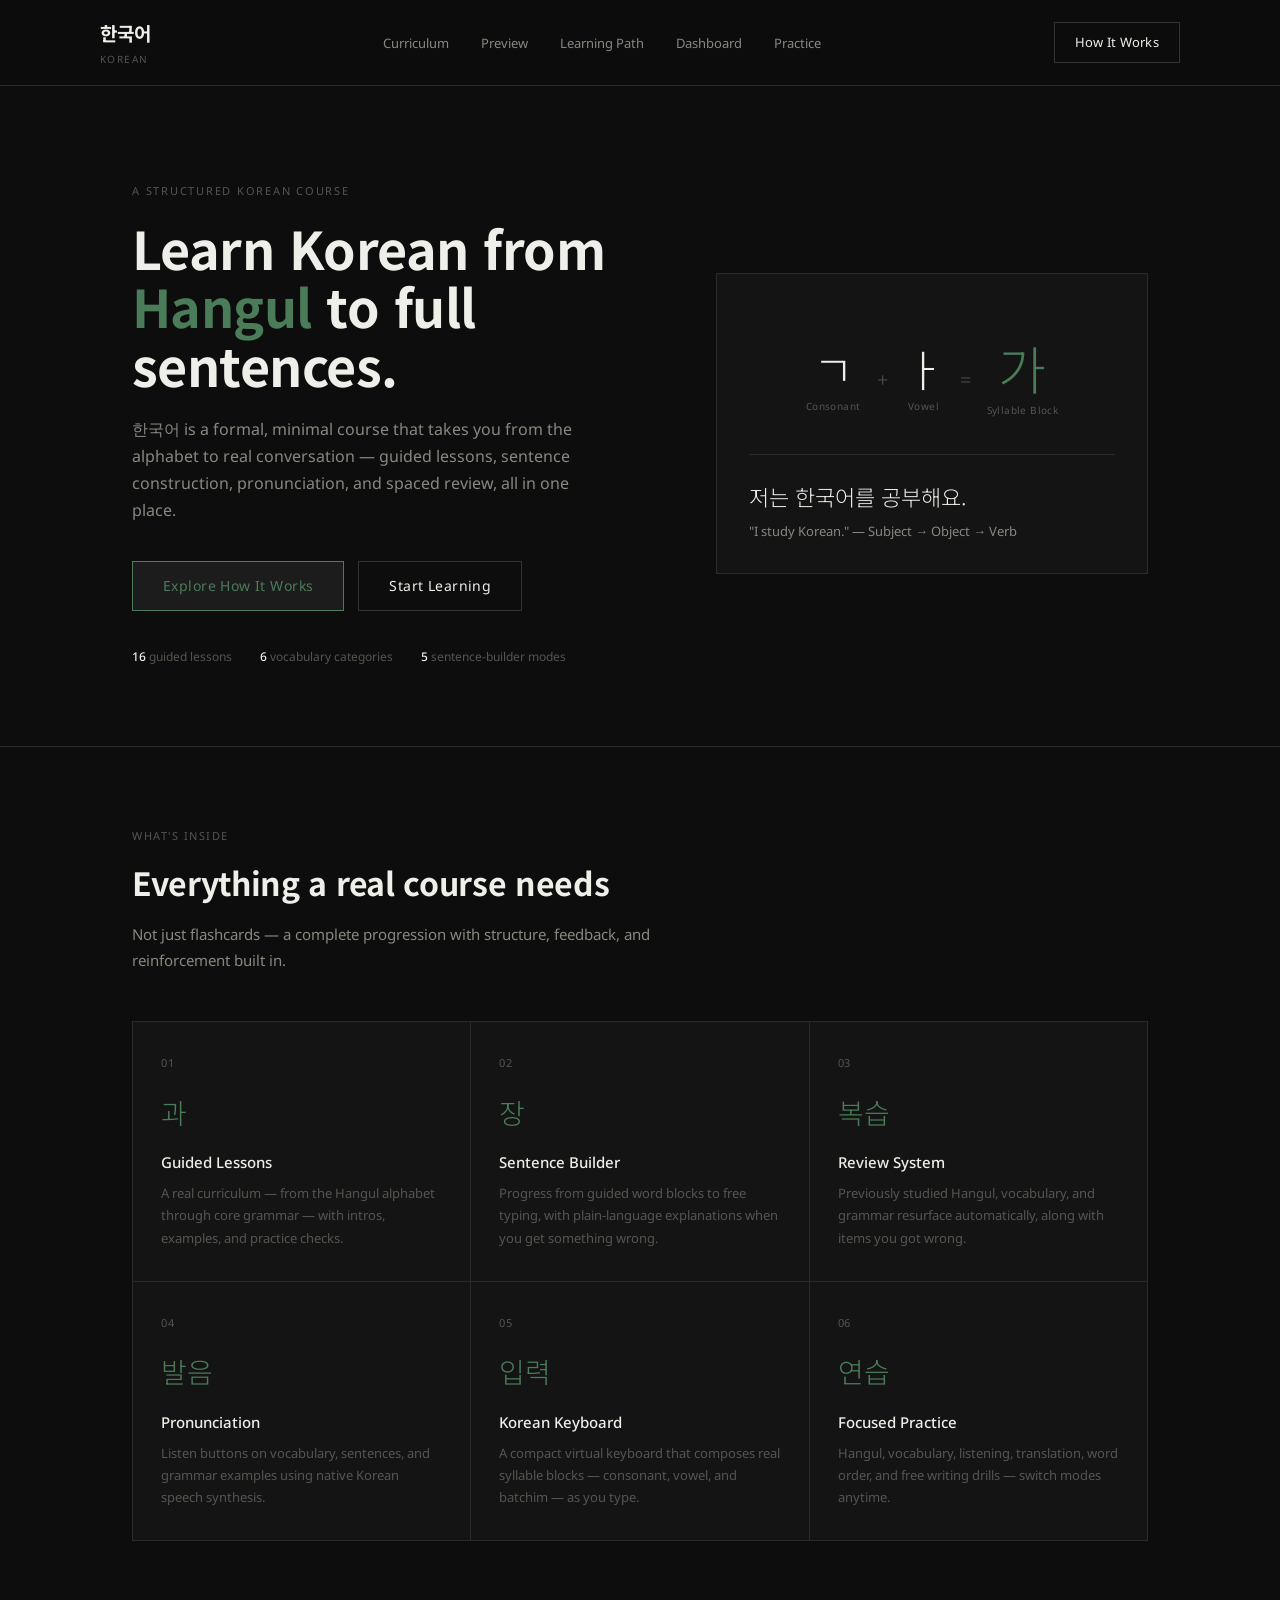
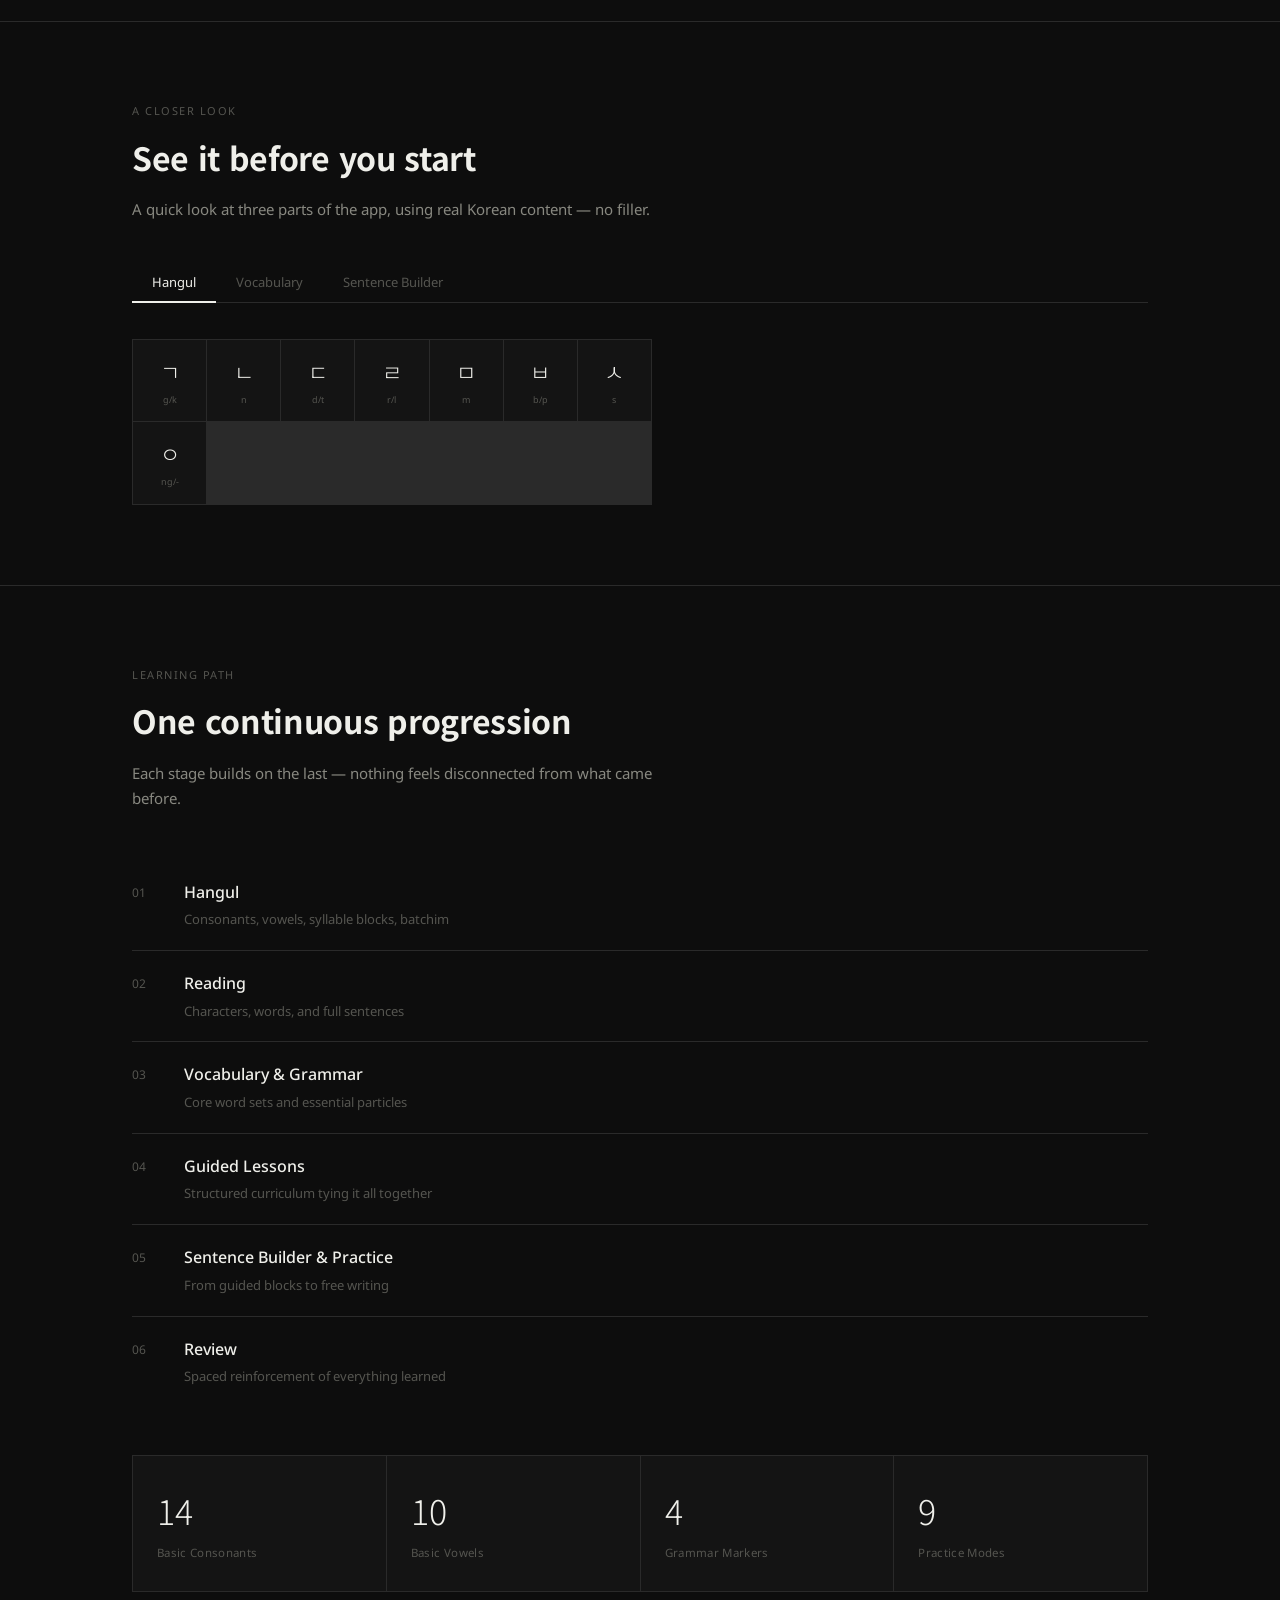
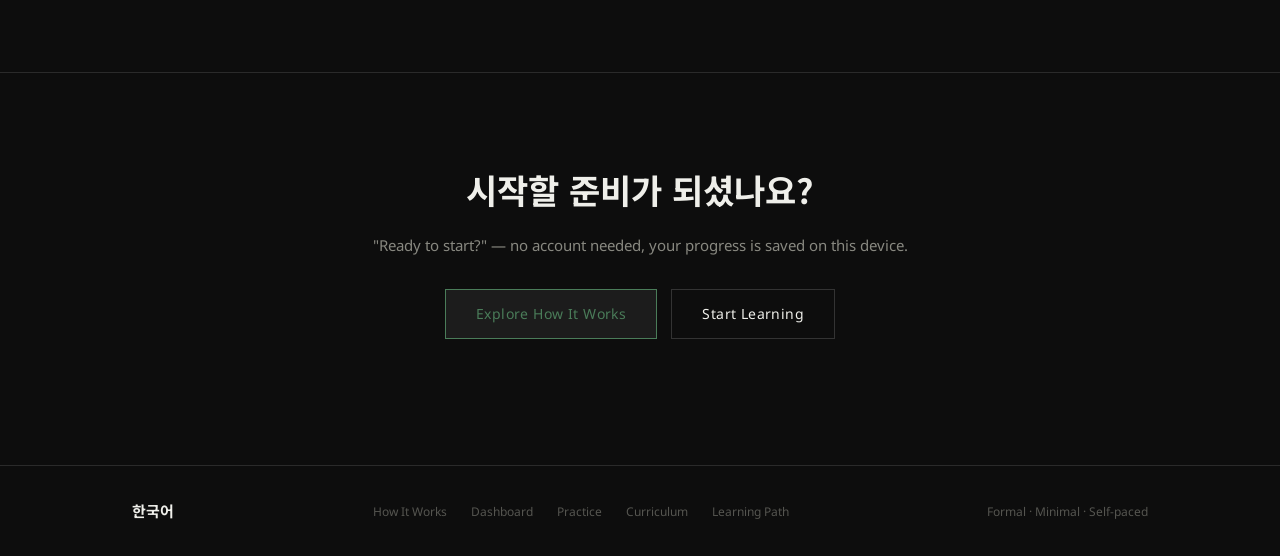
<file: index.html>
<!DOCTYPE html>
<html lang="ko">
<head>
<meta charset="UTF-8">
<meta name="viewport" content="width=device-width, initial-scale=1.0">
<title>한국어 — Learn Korean, Properly</title>
<link rel="preconnect" href="https://fonts.googleapis.com">
<link rel="preconnect" href="https://fonts.gstatic.com" crossorigin>
<link href="https://fonts.googleapis.com/css2?family=Noto+Sans+KR:wght@300;400;500;700&family=Noto+Sans:wght@300;400;500;600&display=swap" rel="stylesheet">
<style>
:root{
  --bg:#0D0D0D; --surface:#141414; --surface-2:#1C1C1C;
  --border:#2A2A2A; --border-light:#333333;
  --text:#EFEFEA; --text-muted:#888880; --text-dim:#555550;
  --accent:#4A7C59;
  --kr-font:'Noto Sans KR','Apple SD Gothic Neo','Malgun Gothic',sans-serif;
  --ui-font:'Noto Sans',-apple-system,BlinkMacSystemFont,sans-serif;
}
*,*::before,*::after{box-sizing:border-box;margin:0;padding:0}
html{scroll-behavior:smooth}
body{background:var(--bg);color:var(--text);font-family:var(--ui-font);line-height:1.6;overflow-x:hidden}
a{color:inherit;text-decoration:none}
button{font-family:inherit;cursor:pointer}
.wrap{max-width:1080px;margin:0 auto;padding:0 32px}

/* NAV */
header{position:sticky;top:0;z-index:50;background:rgba(13,13,13,0.85);backdrop-filter:blur(8px);border-bottom:1px solid var(--border)}
.nav{display:flex;align-items:center;justify-content:space-between;padding:18px 0}
.nav-logo-kr{font-family:var(--kr-font);font-size:19px;font-weight:700}
.nav-logo-en{font-size:10px;letter-spacing:0.14em;text-transform:uppercase;color:var(--text-dim);display:block;margin-top:2px}
.nav-links{display:flex;gap:32px;list-style:none}
.nav-links a{font-size:13px;color:var(--text-muted);transition:color .15s ease}
.nav-links a:hover{color:var(--text)}
.nav-cta{padding:9px 20px;border:1px solid var(--border-light);font-size:13px;letter-spacing:0.02em;transition:border-color .15s ease,background .15s ease}
.nav-cta:hover{border-color:var(--text-dim);background:var(--surface-2)}
.nav-toggle{display:none}

/* HERO */
.hero{padding:96px 0 80px;border-bottom:1px solid var(--border)}
.hero-grid{display:grid;grid-template-columns:1.1fr 0.9fr;gap:56px;align-items:center}
.hero-eyebrow{font-size:11px;letter-spacing:0.16em;text-transform:uppercase;color:var(--text-dim);margin-bottom:20px}
.hero-title{font-family:var(--kr-font);font-size:52px;font-weight:700;line-height:1.12;letter-spacing:-0.01em;margin-bottom:22px}
.hero-title .accent{color:var(--accent)}
.hero-sub{font-size:16px;color:var(--text-muted);max-width:460px;margin-bottom:36px;line-height:1.7}
.hero-actions{display:flex;gap:14px;flex-wrap:wrap;margin-bottom:36px}
.btn-primary{padding:13px 30px;font-size:14px;letter-spacing:0.03em;background:var(--surface-2);border:1px solid var(--accent);color:var(--accent);transition:background .15s ease}
.btn-primary:hover{background:rgba(74,124,89,0.12)}
.btn-secondary{padding:13px 30px;font-size:14px;letter-spacing:0.03em;background:none;border:1px solid var(--border-light);color:var(--text);transition:border-color .15s ease,background .15s ease}
.btn-secondary:hover{border-color:var(--text-dim);background:var(--surface-2)}
.hero-meta{display:flex;gap:28px;font-size:12px;color:var(--text-dim)}
.hero-meta strong{color:var(--text);font-weight:500}

.hero-panel{border:1px solid var(--border);background:var(--surface);padding:32px}
.hp-eq{display:flex;align-items:center;justify-content:center;gap:16px;padding:36px 0;border-bottom:1px solid var(--border);margin-bottom:24px}
.hp-part{text-align:center}
.hp-char{font-family:var(--kr-font);font-size:44px;font-weight:300;line-height:1;margin-bottom:8px}
.hp-part.result .hp-char{color:var(--accent);font-size:52px}
.hp-role{font-size:10px;color:var(--text-dim);letter-spacing:0.04em}
.hp-plus{font-size:20px;color:var(--text-dim);font-weight:300}
.hp-sentence-kr{font-family:var(--kr-font);font-size:22px;font-weight:300;margin-bottom:6px}
.hp-sentence-en{font-size:13px;color:var(--text-muted)}

/* SECTION shared */
section{padding:80px 0;border-bottom:1px solid var(--border)}
.section-eyebrow{font-size:11px;letter-spacing:0.14em;text-transform:uppercase;color:var(--text-dim);margin-bottom:12px}
.section-title{font-family:var(--kr-font);font-size:32px;font-weight:700;letter-spacing:-0.01em;margin-bottom:14px}
.section-sub{font-size:15px;color:var(--text-muted);max-width:540px;line-height:1.7}

/* FEATURES */
.feature-grid{display:grid;grid-template-columns:repeat(3,1fr);gap:1px;background:var(--border);border:1px solid var(--border);margin-top:48px}
.feature-card{background:var(--surface);padding:32px 28px}
.feature-num{font-size:11px;color:var(--text-dim);margin-bottom:18px;letter-spacing:0.05em}
.feature-kr{font-family:var(--kr-font);font-size:28px;font-weight:300;color:var(--accent);margin-bottom:16px}
.feature-name{font-size:15px;font-weight:500;margin-bottom:8px}
.feature-desc{font-size:13px;color:var(--text-dim);line-height:1.7}

/* PATH */
.path{margin-top:48px}
.path-row{display:flex;align-items:flex-start;gap:20px;padding:20px 0;border-bottom:1px solid var(--border)}
.path-row:last-child{border-bottom:none}
.path-num{font-size:12px;color:var(--text-dim);min-width:32px;padding-top:3px}
.path-info-name{font-size:16px;font-weight:500;margin-bottom:4px}
.path-info-desc{font-size:13px;color:var(--text-dim)}

/* PREVIEW */
.preview-tabs{display:flex;gap:0;border-bottom:1px solid var(--border);margin:40px 0 0}
.ptab{padding:10px 20px;background:none;border:none;font-size:13px;color:var(--text-dim);border-bottom:2px solid transparent;margin-bottom:-1px;transition:color .15s ease,border-color .15s ease}
.ptab:hover{color:var(--text-muted)}
.ptab.active{color:var(--text);border-bottom-color:var(--text)}
.preview-pane{display:none;padding:36px 0 0}
.preview-pane.active{display:block}
.pv-grid{display:grid;grid-template-columns:repeat(auto-fill,minmax(64px,1fr));gap:1px;background:var(--border);border:1px solid var(--border);max-width:520px}
.pv-cell{background:var(--surface);padding:14px 6px;text-align:center}
.pv-cell-char{font-family:var(--kr-font);font-size:22px;font-weight:300;margin-bottom:4px}
.pv-cell-rom{font-size:9px;color:var(--text-dim)}
.pv-vocab-list{display:flex;flex-direction:column;gap:1px;background:var(--border);border:1px solid var(--border);max-width:520px}
.pv-vocab-item{background:var(--surface);display:flex;justify-content:space-between;padding:16px 20px}
.pv-vocab-kr{font-family:var(--kr-font);font-size:20px;font-weight:300}
.pv-vocab-en{font-size:13px;color:var(--text-muted);align-self:center}
.pv-blocks{display:flex;flex-wrap:wrap;gap:6px;max-width:520px}
.pv-block{font-family:var(--kr-font);font-size:16px;background:var(--surface-2);border:1px solid var(--border-light);padding:9px 15px}

/* STATS */
.stats-grid{display:grid;grid-template-columns:repeat(4,1fr);gap:1px;background:var(--border);border:1px solid var(--border);margin-top:48px}
.stat-card{background:var(--surface);padding:28px 24px}
.stat-num{font-family:var(--kr-font);font-size:34px;font-weight:300;color:var(--text);margin-bottom:6px}
.stat-label{font-size:11.5px;color:var(--text-dim);letter-spacing:0.03em}

/* CTA */
.cta{padding:90px 0;text-align:center;border-bottom:none}
.cta-title{font-family:var(--kr-font);font-size:34px;font-weight:700;margin-bottom:16px}
.cta-sub{font-size:15px;color:var(--text-muted);margin-bottom:32px}

/* FOOTER */
footer{padding:32px 0}
.footer-row{display:flex;justify-content:space-between;align-items:center;flex-wrap:wrap;gap:16px}
.footer-logo{font-family:var(--kr-font);font-size:15px;font-weight:700}
.footer-note{font-size:12px;color:var(--text-dim)}
.footer-links{display:flex;gap:24px;list-style:none}
.footer-links a{font-size:12px;color:var(--text-dim);transition:color .15s ease}
.footer-links a:hover{color:var(--text-muted)}

@media (max-width:860px){
  .hero-grid{grid-template-columns:1fr}
  .hero-title{font-size:38px}
  .feature-grid{grid-template-columns:1fr}
  .stats-grid{grid-template-columns:repeat(2,1fr)}
  .nav-links{display:none}
}
@media (max-width:520px){
  .wrap{padding:0 20px}
  .hero{padding:64px 0 56px}
  .hero-title{font-size:30px}
  section{padding:56px 0}
  .section-title{font-size:26px}
  .stats-grid{grid-template-columns:1fr 1fr}
  .hp-char{font-size:34px}
  .hp-part.result .hp-char{font-size:40px}
}
</style>
</head>
<body>

<header>
  <div class="wrap nav">
    <div>
      <span class="nav-logo-kr">한국어</span>
      <span class="nav-logo-en">Korean</span>
    </div>
    <ul class="nav-links">
      <li><a href="#curriculum">Curriculum</a></li>
      <li><a href="#preview">Preview</a></li>
      <li><a href="#path">Learning Path</a></li>
      <li><a href="dashboard.html">Dashboard</a></li>
      <li><a href="practice.html">Practice</a></li>
    </ul>
    <a class="nav-cta" href="how.html">How It Works</a>
  </div>
</header>

<main>

  <!-- HERO -->
  <section class="hero" style="border-bottom:1px solid var(--border)">
    <div class="wrap hero-grid">
      <div>
        <p class="hero-eyebrow">A Structured Korean Course</p>
        <h1 class="hero-title">Learn Korean from<br><span class="accent">Hangul</span> to full sentences.</h1>
        <p class="hero-sub">한국어 is a formal, minimal course that takes you from the alphabet to real conversation — guided lessons, sentence construction, pronunciation, and spaced review, all in one place.</p>
        <div class="hero-actions">
          <a class="btn-primary" href="how.html">Explore How It Works</a>
          <a class="btn-secondary" href="dashboard.html">Start Learning</a>
        </div>
        <div class="hero-meta">
          <span><strong>16</strong> guided lessons</span>
          <span><strong>6</strong> vocabulary categories</span>
          <span><strong>5</strong> sentence-builder modes</span>
        </div>
      </div>

      <div class="hero-panel">
        <div class="hp-eq">
          <div class="hp-part"><div class="hp-char">ㄱ</div><div class="hp-role">Consonant</div></div>
          <div class="hp-plus">+</div>
          <div class="hp-part"><div class="hp-char">ㅏ</div><div class="hp-role">Vowel</div></div>
          <div class="hp-plus">=</div>
          <div class="hp-part result"><div class="hp-char">가</div><div class="hp-role">Syllable Block</div></div>
        </div>
        <div class="hp-sentence-kr">저는 한국어를 공부해요.</div>
        <div class="hp-sentence-en">"I study Korean." — Subject → Object → Verb</div>
      </div>
    </div>
  </section>

  <!-- FEATURES -->
  <section id="curriculum">
    <div class="wrap">
      <p class="section-eyebrow">What's Inside</p>
      <h2 class="section-title">Everything a real course needs</h2>
      <p class="section-sub">Not just flashcards — a complete progression with structure, feedback, and reinforcement built in.</p>

      <div class="feature-grid">
        <div class="feature-card">
          <div class="feature-num">01</div>
          <div class="feature-kr">과</div>
          <div class="feature-name">Guided Lessons</div>
          <div class="feature-desc">A real curriculum — from the Hangul alphabet through core grammar — with intros, examples, and practice checks.</div>
        </div>
        <div class="feature-card">
          <div class="feature-num">02</div>
          <div class="feature-kr">장</div>
          <div class="feature-name">Sentence Builder</div>
          <div class="feature-desc">Progress from guided word blocks to free typing, with plain-language explanations when you get something wrong.</div>
        </div>
        <div class="feature-card">
          <div class="feature-num">03</div>
          <div class="feature-kr">복습</div>
          <div class="feature-name">Review System</div>
          <div class="feature-desc">Previously studied Hangul, vocabulary, and grammar resurface automatically, along with items you got wrong.</div>
        </div>
        <div class="feature-card">
          <div class="feature-num">04</div>
          <div class="feature-kr">발음</div>
          <div class="feature-name">Pronunciation</div>
          <div class="feature-desc">Listen buttons on vocabulary, sentences, and grammar examples using native Korean speech synthesis.</div>
        </div>
        <div class="feature-card">
          <div class="feature-num">05</div>
          <div class="feature-kr">입력</div>
          <div class="feature-name">Korean Keyboard</div>
          <div class="feature-desc">A compact virtual keyboard that composes real syllable blocks — consonant, vowel, and batchim — as you type.</div>
        </div>
        <div class="feature-card">
          <div class="feature-num">06</div>
          <div class="feature-kr">연습</div>
          <div class="feature-name">Focused Practice</div>
          <div class="feature-desc">Hangul, vocabulary, listening, translation, word order, and free writing drills — switch modes anytime.</div>
        </div>
      </div>
    </div>
  </section>

  <!-- PREVIEW -->
  <section id="preview">
    <div class="wrap">
      <p class="section-eyebrow">A Closer Look</p>
      <h2 class="section-title">See it before you start</h2>
      <p class="section-sub">A quick look at three parts of the app, using real Korean content — no filler.</p>

      <div class="preview-tabs" role="tablist">
        <button class="ptab active" data-pv="hangul">Hangul</button>
        <button class="ptab" data-pv="vocab">Vocabulary</button>
        <button class="ptab" data-pv="builder">Sentence Builder</button>
      </div>

      <div class="preview-pane active" id="pv-hangul">
        <div class="pv-grid">
          <div class="pv-cell"><div class="pv-cell-char">ㄱ</div><div class="pv-cell-rom">g/k</div></div>
          <div class="pv-cell"><div class="pv-cell-char">ㄴ</div><div class="pv-cell-rom">n</div></div>
          <div class="pv-cell"><div class="pv-cell-char">ㄷ</div><div class="pv-cell-rom">d/t</div></div>
          <div class="pv-cell"><div class="pv-cell-char">ㄹ</div><div class="pv-cell-rom">r/l</div></div>
          <div class="pv-cell"><div class="pv-cell-char">ㅁ</div><div class="pv-cell-rom">m</div></div>
          <div class="pv-cell"><div class="pv-cell-char">ㅂ</div><div class="pv-cell-rom">b/p</div></div>
          <div class="pv-cell"><div class="pv-cell-char">ㅅ</div><div class="pv-cell-rom">s</div></div>
          <div class="pv-cell"><div class="pv-cell-char">ㅇ</div><div class="pv-cell-rom">ng/-</div></div>
        </div>
      </div>

      <div class="preview-pane" id="pv-vocab">
        <div class="pv-vocab-list">
          <div class="pv-vocab-item"><span class="pv-vocab-kr">학교</span><span class="pv-vocab-en">school</span></div>
          <div class="pv-vocab-item"><span class="pv-vocab-kr">친구</span><span class="pv-vocab-en">friend</span></div>
          <div class="pv-vocab-item"><span class="pv-vocab-kr">한국어</span><span class="pv-vocab-en">Korean language</span></div>
          <div class="pv-vocab-item"><span class="pv-vocab-kr">감사합니다</span><span class="pv-vocab-en">thank you (formal)</span></div>
        </div>
      </div>

      <div class="preview-pane" id="pv-builder">
        <p style="font-size:13px;color:var(--text-dim);margin-bottom:14px;letter-spacing:0.05em;text-transform:uppercase">Translate: "I study Korean."</p>
        <div class="pv-blocks">
          <div class="pv-block">저는</div>
          <div class="pv-block">한국어를</div>
          <div class="pv-block">공부해요</div>
          <div class="pv-block" style="opacity:.4">학교에</div>
          <div class="pv-block" style="opacity:.4">가요</div>
        </div>
      </div>
    </div>
  </section>

  <!-- LEARNING PATH -->
  <section id="path">
    <div class="wrap">
      <p class="section-eyebrow">Learning Path</p>
      <h2 class="section-title">One continuous progression</h2>
      <p class="section-sub">Each stage builds on the last — nothing feels disconnected from what came before.</p>

      <div class="path">
        <div class="path-row">
          <div class="path-num">01</div>
          <div><div class="path-info-name">Hangul</div><div class="path-info-desc">Consonants, vowels, syllable blocks, batchim</div></div>
        </div>
        <div class="path-row">
          <div class="path-num">02</div>
          <div><div class="path-info-name">Reading</div><div class="path-info-desc">Characters, words, and full sentences</div></div>
        </div>
        <div class="path-row">
          <div class="path-num">03</div>
          <div><div class="path-info-name">Vocabulary &amp; Grammar</div><div class="path-info-desc">Core word sets and essential particles</div></div>
        </div>
        <div class="path-row">
          <div class="path-num">04</div>
          <div><div class="path-info-name">Guided Lessons</div><div class="path-info-desc">Structured curriculum tying it all together</div></div>
        </div>
        <div class="path-row">
          <div class="path-num">05</div>
          <div><div class="path-info-name">Sentence Builder &amp; Practice</div><div class="path-info-desc">From guided blocks to free writing</div></div>
        </div>
        <div class="path-row">
          <div class="path-num">06</div>
          <div><div class="path-info-name">Review</div><div class="path-info-desc">Spaced reinforcement of everything learned</div></div>
        </div>
      </div>

      <div class="stats-grid">
        <div class="stat-card"><div class="stat-num">14</div><div class="stat-label">Basic Consonants</div></div>
        <div class="stat-card"><div class="stat-num">10</div><div class="stat-label">Basic Vowels</div></div>
        <div class="stat-card"><div class="stat-num">4</div><div class="stat-label">Grammar Markers</div></div>
        <div class="stat-card"><div class="stat-num">9</div><div class="stat-label">Practice Modes</div></div>
      </div>
    </div>
  </section>

  <!-- CTA -->
  <section class="cta" style="border-bottom:1px solid var(--border)">
    <div class="wrap">
      <h2 class="cta-title">시작할 준비가 되셨나요?</h2>
      <p class="cta-sub">"Ready to start?" — no account needed, your progress is saved on this device.</p>
      <div class="hero-actions" style="justify-content:center">
        <a class="btn-primary" href="how.html">Explore How It Works</a>
        <a class="btn-secondary" href="dashboard.html">Start Learning</a>
      </div>
    </div>
  </section>

</main>

<footer>
  <div class="wrap footer-row">
    <span class="footer-logo">한국어</span>
    <ul class="footer-links">
      <li><a href="how.html">How It Works</a></li>
      <li><a href="dashboard.html">Dashboard</a></li>
      <li><a href="practice.html">Practice</a></li>
      <li><a href="#curriculum">Curriculum</a></li>
      <li><a href="#path">Learning Path</a></li>
    </ul>
    <span class="footer-note">Formal · Minimal · Self-paced</span>
  </div>
</footer>

<script>
document.querySelectorAll('.ptab').forEach(function(btn){
  btn.addEventListener('click', function(){
    document.querySelectorAll('.ptab').forEach(function(b){ b.classList.remove('active'); });
    document.querySelectorAll('.preview-pane').forEach(function(p){ p.classList.remove('active'); });
    this.classList.add('active');
    var pane = document.getElementById('pv-' + this.dataset.pv);
    if (pane) pane.classList.add('active');
  });
});
</script>

</body>
</html>
</file>
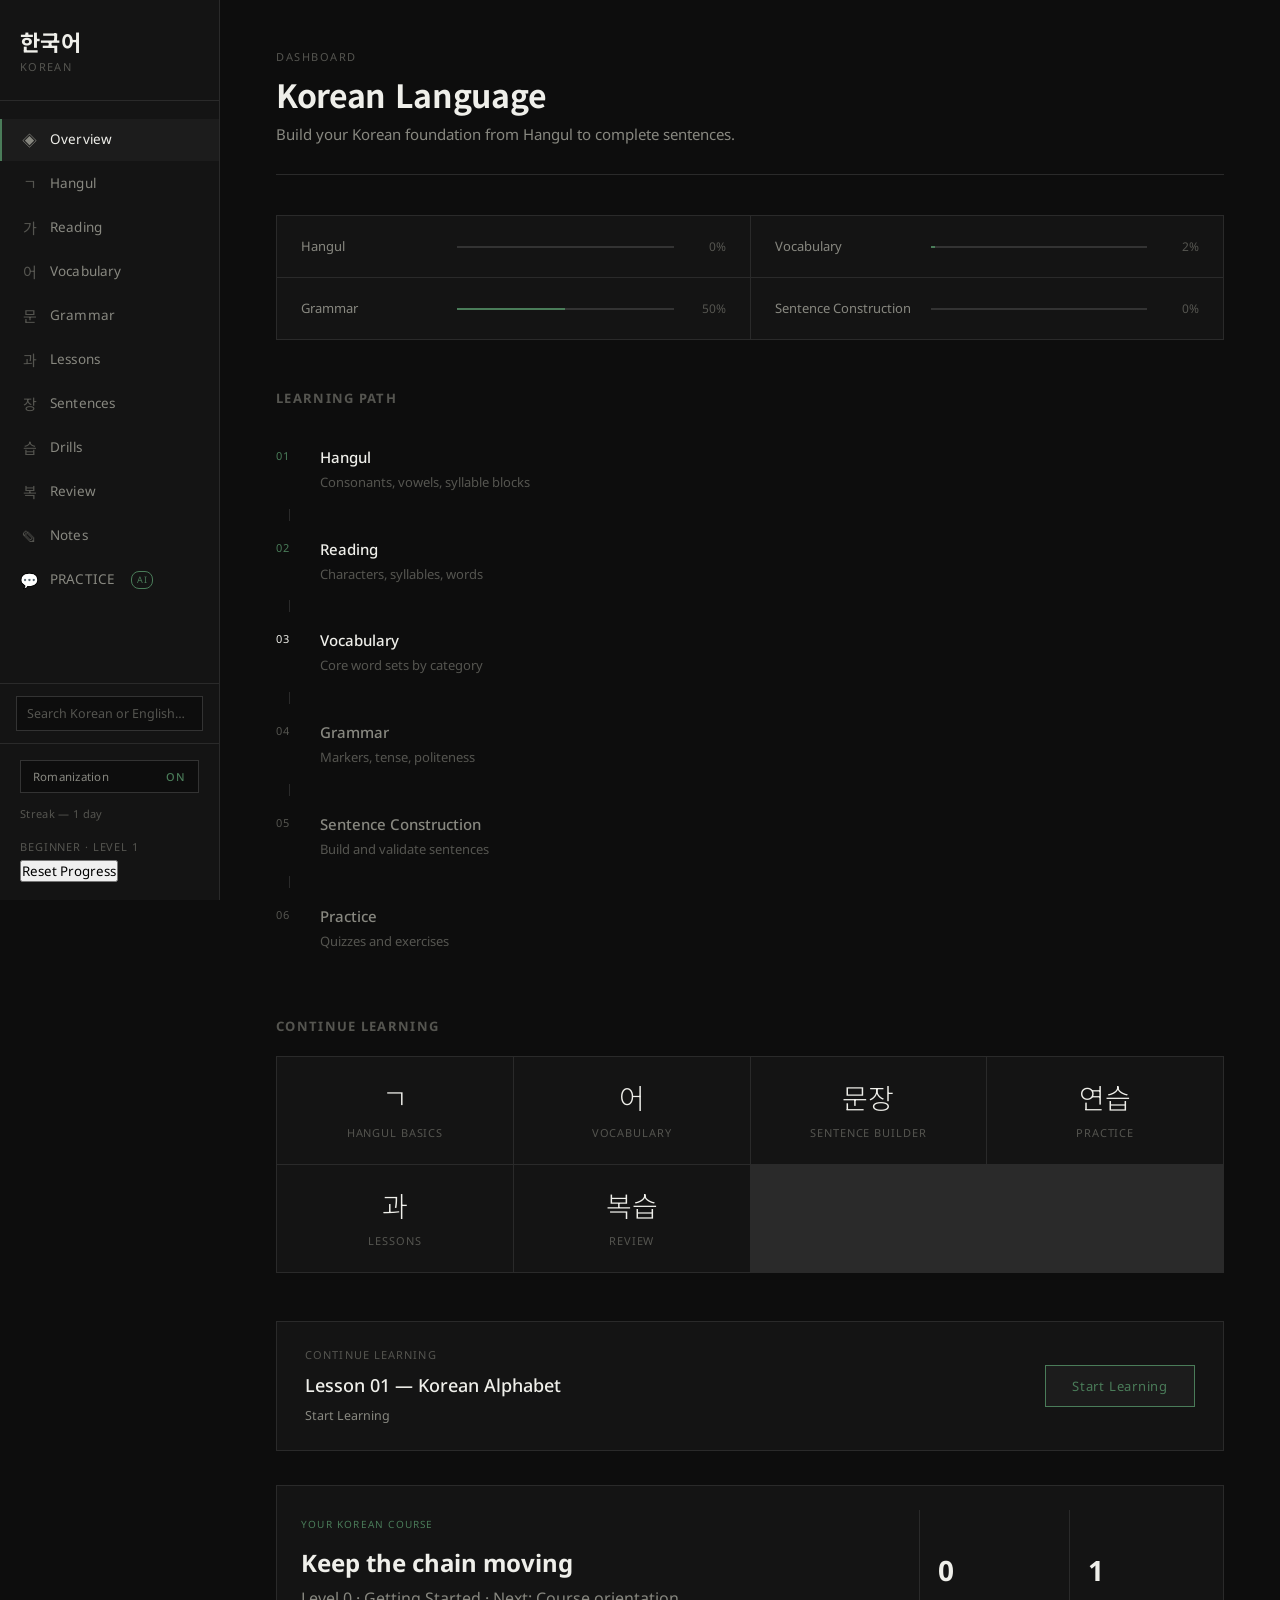
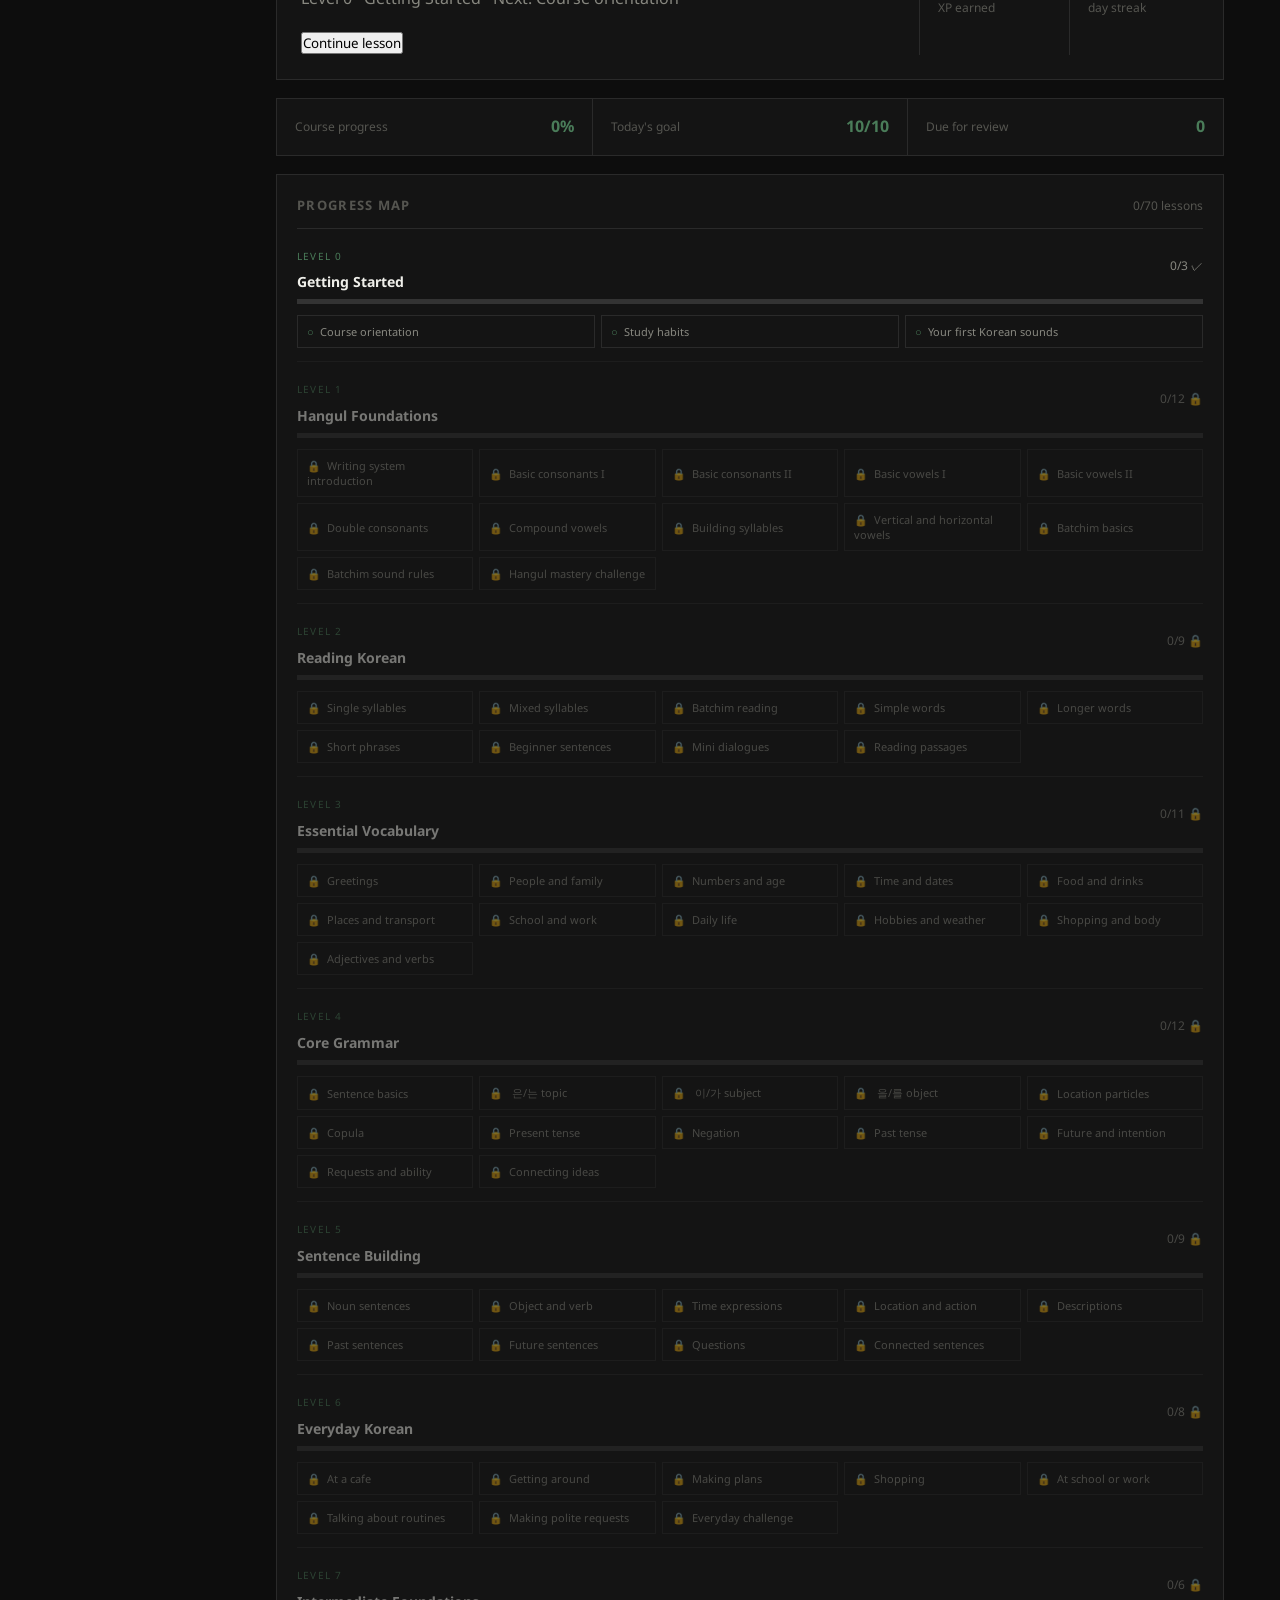
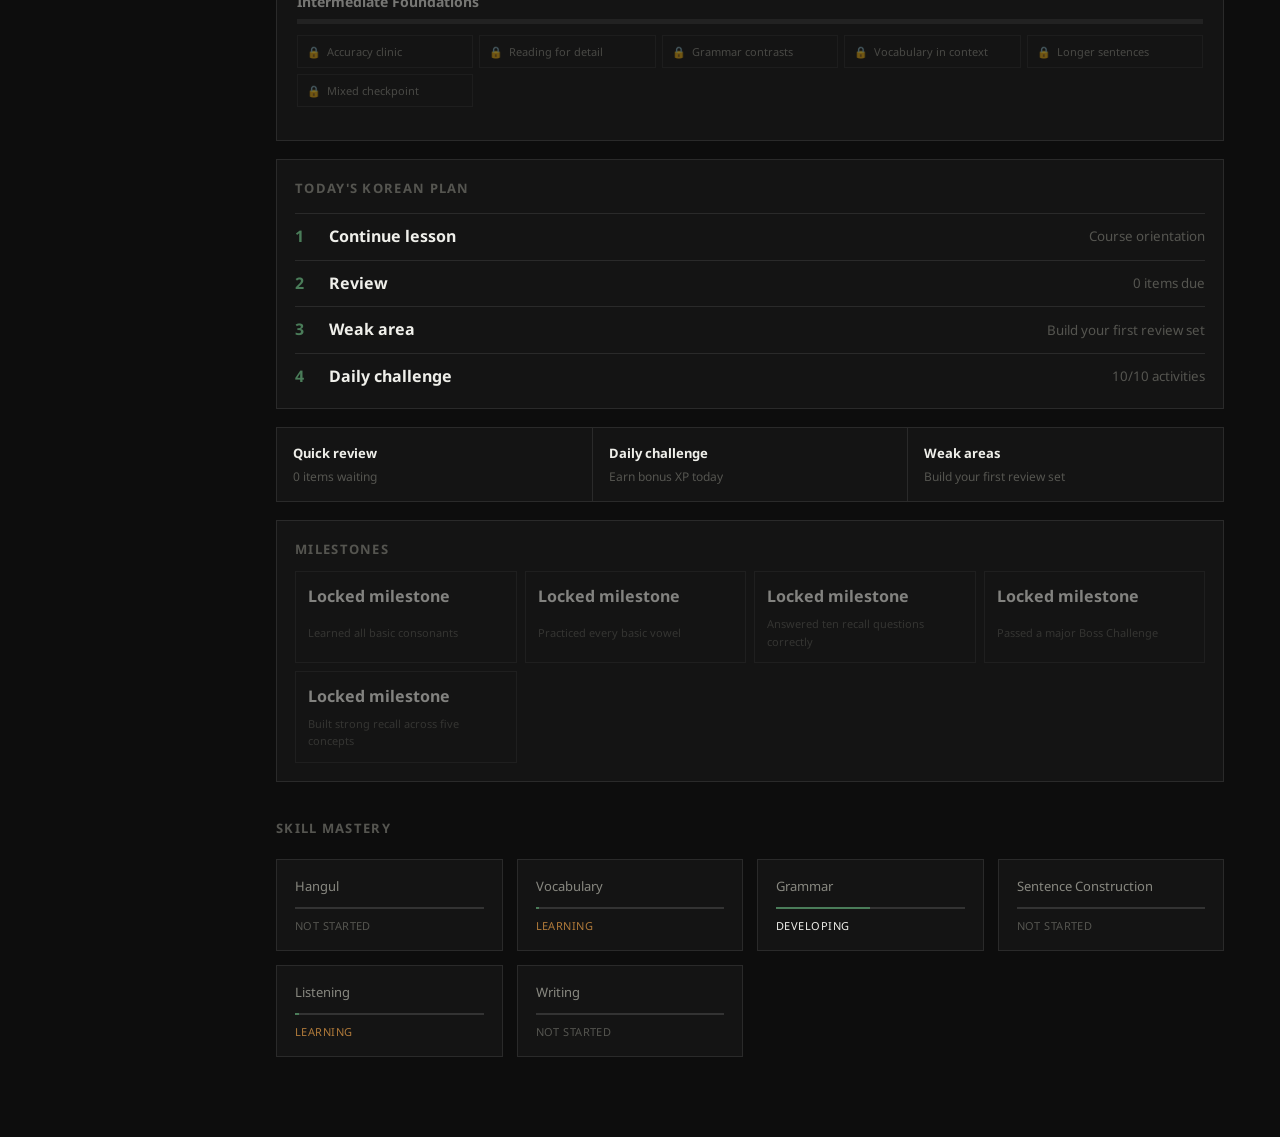
<file: dashboard.html>
<!doctype html>
<html lang="ko">
  <head>
    <meta charset="UTF-8" />
    <meta name="viewport" content="width=device-width, initial-scale=1.0" />
    <title>한국어 — Korean Language</title>
    <link rel="preconnect" href="https://fonts.googleapis.com" />
    <link rel="preconnect" href="https://fonts.gstatic.com" crossorigin />
    <link
      href="https://fonts.googleapis.com/css2?family=Noto+Sans+KR:wght@300;400;500;700&family=Noto+Sans:wght@300;400;500;600&display=swap"
      rel="stylesheet"
    />
    <link rel="stylesheet" href="style.css" />
  </head>
  <body>
    <!-- MOBILE TOPBAR -->
    <div class="mobile-topbar" id="mobileTopbar">
      <button
        type="button"
        class="mobile-menu-btn"
        id="mobileMenuBtn"
        aria-label="Toggle navigation menu"
        aria-expanded="false"
        aria-controls="sidebar"
      >
        <span class="mobile-menu-icon"></span>
      </button>
      <span class="mobile-topbar-title">Korean Learning Dashboard</span>
    </div>

    <!-- SIDEBAR BACKDROP (mobile only) -->
    <div class="sidebar-backdrop" id="sidebarBackdrop"></div>

    <!-- SIDEBAR -->
    <nav class="sidebar" id="sidebar">
      <div class="sidebar-header">
        <span class="sidebar-logo-kr">한국어</span>
        <span class="sidebar-logo-en">Korean</span>
      </div>
      <ul class="sidebar-nav">
        <li>
          <a href="#" class="nav-link active" data-section="overview">
            <span class="nav-icon">◈</span> Overview
          </a>
        </li>
        <li>
          <a href="#" class="nav-link" data-section="hangul">
            <span class="nav-icon">ㄱ</span> Hangul
          </a>
        </li>
        <li>
          <a href="#" class="nav-link" data-section="reading">
            <span class="nav-icon">가</span> Reading
          </a>
        </li>
        <li>
          <a href="#" class="nav-link" data-section="vocabulary">
            <span class="nav-icon">어</span> Vocabulary
          </a>
        </li>
        <li>
          <a href="#" class="nav-link" data-section="grammar">
            <span class="nav-icon">문</span> Grammar
          </a>
        </li>
        <li>
          <a href="#" class="nav-link" data-section="lessons">
            <span class="nav-icon">과</span> Lessons
          </a>
        </li>
        <li>
          <a href="#" class="nav-link" data-section="builder">
            <span class="nav-icon">장</span> Sentences
          </a>
        </li>
        <li>
          <a href="#" class="nav-link" data-section="practice">
            <span class="nav-icon">습</span> Drills
          </a>
        </li>
        <li>
          <a href="#" class="nav-link" data-section="review">
            <span class="nav-icon">복</span> Review
          </a>
        </li>
        <li>
          <a href="#" class="nav-link" data-section="notes">
            <span class="nav-icon">✎</span> Notes
            <span class="nav-badge-count" id="notesNavCount"></span>
          </a>
        </li>
        <li>
          <a href="practice.html" class="nav-link nav-link-external">
            <span class="nav-icon">💬</span> PRACTICE
            <span class="nav-badge-ai">AI</span>
          </a>
        </li>
      </ul>
      <div class="sidebar-search">
        <input
          type="text"
          id="globalSearch"
          class="sidebar-search-input"
          placeholder="Search Korean or English…"
          aria-label="Search vocabulary, grammar, and Hangul"
        />
        <div class="sidebar-search-results" id="globalSearchResults"></div>
      </div>
      <div class="sidebar-footer">
        <button
          class="rom-toggle"
          id="romToggle"
          type="button"
          aria-pressed="true"
        >
          <span class="rom-toggle-label">Romanization</span>
          <span class="rom-toggle-state" id="romToggleState">ON</span>
        </button>
        <div class="sidebar-streak" id="sidebarStreak">Streak — 0 days</div>
        <span class="sidebar-level">Beginner · Level 1</span>
        <button class="progress-reset-btn" id="progressResetBtn" type="button">
          Reset Progress
        </button>
      </div>
    </nav>

    <!-- MOBILE NAV -->
    <nav class="mobile-nav" id="mobileNav">
      <a href="#" class="mobile-nav-link active" data-section="overview"
        >Overview</a
      >
      <a href="#" class="mobile-nav-link" data-section="hangul">Hangul</a>
      <a href="#" class="mobile-nav-link" data-section="vocabulary">Vocab</a>
      <a href="#" class="mobile-nav-link" data-section="lessons">Lessons</a>
      <a href="#" class="mobile-nav-link" data-section="builder">Sentences</a>
      <a href="#" class="mobile-nav-link" data-section="practice">Drills</a>
      <a href="#" class="mobile-nav-link" data-section="review">Review</a>
      <a href="#" class="mobile-nav-link" data-section="notes">Notes</a>
      <a href="practice.html" class="mobile-nav-link">PRACTICE</a>
    </nav>

    <!-- MAIN CONTENT -->
    <main class="main" id="main">
      <!-- ===================== OVERVIEW ===================== -->
      <section class="section active" id="section-overview">
        <div class="section-header">
          <p class="section-eyebrow">Dashboard</p>
          <h1 class="section-title">Korean Language</h1>
          <p class="section-subtitle">
            Build your Korean foundation from Hangul to complete sentences.
          </p>
        </div>

        <div class="progress-grid" id="overviewProgressGrid">
          <div class="progress-card">
            <div class="progress-label">Hangul</div>
            <div class="progress-track">
              <div
                class="progress-fill"
                id="overviewProgressFill-hangul"
                style="width: 0%"
              ></div>
            </div>
            <div class="progress-value" id="overviewProgressValue-hangul">
              0%
            </div>
          </div>
          <div class="progress-card">
            <div class="progress-label">Vocabulary</div>
            <div class="progress-track">
              <div
                class="progress-fill"
                id="overviewProgressFill-vocabulary"
                style="width: 0%"
              ></div>
            </div>
            <div class="progress-value" id="overviewProgressValue-vocabulary">
              0%
            </div>
          </div>
          <div class="progress-card">
            <div class="progress-label">Grammar</div>
            <div class="progress-track">
              <div
                class="progress-fill"
                id="overviewProgressFill-grammar"
                style="width: 0%"
              ></div>
            </div>
            <div class="progress-value" id="overviewProgressValue-grammar">
              0%
            </div>
          </div>
          <div class="progress-card">
            <div class="progress-label">Sentence Construction</div>
            <div class="progress-track">
              <div
                class="progress-fill"
                id="overviewProgressFill-sentence"
                style="width: 0%"
              ></div>
            </div>
            <div class="progress-value" id="overviewProgressValue-sentence">
              0%
            </div>
          </div>
        </div>

        <div class="path-overview">
          <h2 class="subsection-title">Learning Path</h2>
          <div class="path-steps">
            <div class="path-step completed">
              <div class="path-step-num">01</div>
              <div class="path-step-info">
                <div class="path-step-name">Hangul</div>
                <div class="path-step-desc">
                  Consonants, vowels, syllable blocks
                </div>
              </div>
            </div>
            <div class="path-connector"></div>
            <div class="path-step completed">
              <div class="path-step-num">02</div>
              <div class="path-step-info">
                <div class="path-step-name">Reading</div>
                <div class="path-step-desc">Characters, syllables, words</div>
              </div>
            </div>
            <div class="path-connector"></div>
            <div class="path-step active-step">
              <div class="path-step-num">03</div>
              <div class="path-step-info">
                <div class="path-step-name">Vocabulary</div>
                <div class="path-step-desc">Core word sets by category</div>
              </div>
            </div>
            <div class="path-connector"></div>
            <div class="path-step">
              <div class="path-step-num">04</div>
              <div class="path-step-info">
                <div class="path-step-name">Grammar</div>
                <div class="path-step-desc">Markers, tense, politeness</div>
              </div>
            </div>
            <div class="path-connector"></div>
            <div class="path-step">
              <div class="path-step-num">05</div>
              <div class="path-step-info">
                <div class="path-step-name">Sentence Construction</div>
                <div class="path-step-desc">Build and validate sentences</div>
              </div>
            </div>
            <div class="path-connector"></div>
            <div class="path-step">
              <div class="path-step-num">06</div>
              <div class="path-step-info">
                <div class="path-step-name">Practice</div>
                <div class="path-step-desc">Quizzes and exercises</div>
              </div>
            </div>
          </div>
        </div>

        <div class="overview-quick">
          <h2 class="subsection-title">Continue Learning</h2>
          <div class="quick-grid">
            <button class="quick-card" data-goto="hangul">
              <div class="quick-kr">ㄱ</div>
              <div class="quick-label">Hangul Basics</div>
            </button>
            <button class="quick-card" data-goto="vocabulary">
              <div class="quick-kr">어</div>
              <div class="quick-label">Vocabulary</div>
            </button>
            <button class="quick-card" data-goto="builder">
              <div class="quick-kr">문장</div>
              <div class="quick-label">Sentence Builder</div>
            </button>
            <button class="quick-card" data-goto="practice">
              <div class="quick-kr">연습</div>
              <div class="quick-label">Practice</div>
            </button>
            <button class="quick-card" data-goto="lessons">
              <div class="quick-kr">과</div>
              <div class="quick-label">Lessons</div>
            </button>
            <button class="quick-card" data-goto="review">
              <div class="quick-kr">복습</div>
              <div class="quick-label">Review</div>
            </button>
          </div>
        </div>

        <div class="overview-continue" id="overviewContinue"></div>

        <div
          class="course-dashboard"
          id="courseDashboard"
          aria-live="polite"
        ></div>
      </section>

      <!-- ===================== HANGUL ===================== -->
      <section class="section" id="section-hangul">
        <div class="section-header">
          <p class="section-eyebrow">Foundations</p>
          <h1 class="section-title">Hangul</h1>
          <p class="section-subtitle">
            The Korean writing system. 24 base letters form every syllable
            block.
          </p>
        </div>

        <div class="hangul-tabs">
          <button class="htab active" data-htab="consonants">Consonants</button>
          <button class="htab" data-htab="vowels">Vowels</button>
          <button class="htab" data-htab="syllables">Syllable Blocks</button>
          <button class="htab" data-htab="batchim">Batchim</button>
        </div>

        <!-- CONSONANTS -->
        <div class="htab-panel active" id="htab-consonants">
          <p class="panel-note">
            Korean has 14 basic consonants. Each has a name and a sound value.
          </p>
          <div class="hangul-grid" id="consonantGrid"></div>
          <div class="hangul-detail" id="consonantDetail">
            <div class="detail-placeholder">
              Select a consonant to explore it.
            </div>
          </div>
        </div>

        <!-- VOWELS -->
        <div class="htab-panel" id="htab-vowels">
          <p class="panel-note">
            Korean has 10 basic vowels and 11 compound vowels.
          </p>
          <div class="hangul-grid" id="vowelGrid"></div>
          <div class="hangul-detail" id="vowelDetail">
            <div class="detail-placeholder">Select a vowel to explore it.</div>
          </div>
        </div>

        <!-- SYLLABLE BLOCKS -->
        <div class="htab-panel" id="htab-syllables">
          <p class="panel-note">
            Korean syllables are written as blocks. Each block contains at
            minimum one consonant and one vowel.
          </p>
          <div class="syllable-demo">
            <div class="syllable-equation">
              <div class="syllable-part">
                <div class="syl-char">ㄱ</div>
                <div class="syl-role">Consonant (onset)</div>
              </div>
              <div class="syllable-plus">+</div>
              <div class="syllable-part">
                <div class="syl-char">ㅏ</div>
                <div class="syl-role">Vowel</div>
              </div>
              <div class="syllable-plus">=</div>
              <div class="syllable-part result">
                <div class="syl-char">가</div>
                <div class="syl-role">Syllable block</div>
              </div>
            </div>
          </div>
          <div class="syllable-examples">
            <div class="syl-example-row" id="syllableExamples"></div>
          </div>
        </div>

        <!-- BATCHIM -->
        <div class="htab-panel" id="htab-batchim">
          <p class="panel-note">
            Batchim (받침) is the final consonant in a syllable block. It sits
            below the vowel.
          </p>
          <div class="batchim-demo">
            <div class="syllable-equation">
              <div class="syllable-part">
                <div class="syl-char">ㄱ</div>
                <div class="syl-role">Onset</div>
              </div>
              <div class="syllable-plus">+</div>
              <div class="syllable-part">
                <div class="syl-char">ㅏ</div>
                <div class="syl-role">Vowel</div>
              </div>
              <div class="syllable-plus">+</div>
              <div class="syllable-part">
                <div class="syl-char">ㄱ</div>
                <div class="syl-role">Batchim</div>
              </div>
              <div class="syllable-plus">=</div>
              <div class="syllable-part result">
                <div class="syl-char">각</div>
                <div class="syl-role">Syllable with batchim</div>
              </div>
            </div>
          </div>
          <div class="batchim-grid" id="batchimGrid"></div>
        </div>

        <!-- CONSTRUCTOR -->
        <div class="hangul-constructor">
          <h2 class="subsection-title">Syllable Constructor</h2>
          <p class="panel-note">
            Select a consonant and a vowel to form a syllable block.
          </p>
          <div class="constructor-area">
            <div class="constructor-picker">
              <div class="picker-group">
                <div class="picker-label">Consonant</div>
                <div class="picker-chars" id="constructorConsonants"></div>
              </div>
              <div class="picker-group">
                <div class="picker-label">Vowel</div>
                <div class="picker-chars" id="constructorVowels"></div>
              </div>
            </div>
            <div class="constructor-result">
              <div class="result-equation" id="constructorEquation">
                <span class="eq-part" id="eqConsonant">—</span>
                <span class="eq-op">+</span>
                <span class="eq-part" id="eqVowel">—</span>
                <span class="eq-op">=</span>
                <span class="eq-result" id="eqResult">—</span>
              </div>
            </div>
          </div>
        </div>
      </section>

      <!-- ===================== READING ===================== -->
      <section class="section" id="section-reading">
        <div class="section-header">
          <p class="section-eyebrow">Reading</p>
          <h1 class="section-title">Reading Practice</h1>
          <p class="section-subtitle">
            From individual characters to complete words and phrases.
          </p>
        </div>

        <div class="reading-levels">
          <div class="reading-level">
            <div class="rl-label">Characters</div>
            <div class="rl-chars">
              <span class="rl-char">가</span>
              <span class="rl-char">나</span>
              <span class="rl-char">다</span>
              <span class="rl-char">라</span>
              <span class="rl-char">마</span>
              <span class="rl-char">바</span>
              <span class="rl-char">사</span>
              <span class="rl-char">아</span>
            </div>
          </div>
          <div class="reading-level">
            <div class="rl-label">Words</div>
            <div class="rl-words">
              <div class="rl-word">
                <div class="rl-word-kr">학교</div>
                <div class="rl-word-rom">hak·gyo</div>
                <div class="rl-word-en">school</div>
              </div>
              <div class="rl-word">
                <div class="rl-word-kr">친구</div>
                <div class="rl-word-rom">chin·gu</div>
                <div class="rl-word-en">friend</div>
              </div>
              <div class="rl-word">
                <div class="rl-word-kr">한국어</div>
                <div class="rl-word-rom">han·gu·geo</div>
                <div class="rl-word-en">Korean language</div>
              </div>
              <div class="rl-word">
                <div class="rl-word-kr">사랑</div>
                <div class="rl-word-rom">sa·rang</div>
                <div class="rl-word-en">love</div>
              </div>
            </div>
          </div>
          <div class="reading-level">
            <div class="rl-label">Sentences</div>
            <div class="rl-sentences">
              <div class="rl-sentence">
                <div class="rl-sentence-kr">안녕하세요.</div>
                <div class="rl-sentence-en">Hello. (formal greeting)</div>
              </div>
              <div class="rl-sentence">
                <div class="rl-sentence-kr">감사합니다.</div>
                <div class="rl-sentence-en">Thank you.</div>
              </div>
              <div class="rl-sentence">
                <div class="rl-sentence-kr">저는 학생이에요.</div>
                <div class="rl-sentence-en">I am a student.</div>
              </div>
              <div class="rl-sentence">
                <div class="rl-sentence-kr">한국어를 공부해요.</div>
                <div class="rl-sentence-en">I study Korean.</div>
              </div>
            </div>
          </div>
        </div>
        <div id="readingCourseMount"></div>
      </section>

      <!-- ===================== VOCABULARY ===================== -->
      <section class="section" id="section-vocabulary">
        <div class="section-header">
          <p class="section-eyebrow">Vocabulary</p>
          <h1 class="section-title">Word Sets</h1>
          <p class="section-subtitle">Core vocabulary organized by category.</p>
        </div>

        <div class="vocab-category-tabs">
          <button class="vtab active" data-vcat="greetings">Greetings</button>
          <button class="vtab" data-vcat="numbers">Numbers</button>
          <button class="vtab" data-vcat="people">People</button>
          <button class="vtab" data-vcat="places">Places</button>
          <button class="vtab" data-vcat="food">Food</button>
          <button class="vtab" data-vcat="daily">Daily Life</button>
          <button class="vtab" data-vcat="family">Family</button>
          <button class="vtab" data-vcat="time">Time</button>
          <button class="vtab" data-vcat="days">Days</button>
          <button class="vtab" data-vcat="months">Months</button>
          <button class="vtab" data-vcat="colors">Colors</button>
          <button class="vtab" data-vcat="drinks">Drinks</button>
          <button class="vtab" data-vcat="home">Home</button>
          <button class="vtab" data-vcat="school">School</button>
          <button class="vtab" data-vcat="work">Work</button>
          <button class="vtab" data-vcat="transportation">Transport</button>
          <button class="vtab" data-vcat="activities">Activities</button>
          <button class="vtab" data-vcat="hobbies">Hobbies</button>
          <button class="vtab" data-vcat="weather">Weather</button>
          <button class="vtab" data-vcat="shopping">Shopping</button>
          <button class="vtab" data-vcat="adjectives">Adjectives</button>
          <button class="vtab" data-vcat="verbs">Verbs</button>
          <button class="vtab" data-vcat="questions">Questions</button>
          <button class="vtab" data-vcat="expressions">Expressions</button>
        </div>

        <div class="vocab-list" id="vocabList"></div>
      </section>

      <!-- ===================== GRAMMAR ===================== -->
      <section class="section" id="section-grammar">
        <div class="section-header">
          <p class="section-eyebrow">Grammar</p>
          <h1 class="section-title">Korean Grammar</h1>
          <p class="section-subtitle">
            Korean is an SOV language. Markers attach to nouns to indicate their
            grammatical role.
          </p>
        </div>

        <div class="grammar-lessons" id="grammarLessons"></div>
      </section>

      <!-- ===================== SENTENCE BUILDER ===================== -->
      <section class="section" id="section-builder">
        <div class="section-header">
          <p class="section-eyebrow">Sentence Construction</p>
          <h1 class="section-title">Sentence Builder</h1>
          <p class="section-subtitle">
            Arrange word blocks to form correct Korean sentences.
          </p>
        </div>

        <div class="builder-mode-tabs" id="builderModeTabs">
          <button class="bmtab active" data-bmode="guided">1 · Guided</button>
          <button class="bmtab" data-bmode="distractor">2 · Distractors</button>
          <button class="bmtab" data-bmode="order">3 · Word Order</button>
          <button class="bmtab" data-bmode="semiguided">4 · Semi-Guided</button>
          <button class="bmtab" data-bmode="free">5 · Free Writing</button>
        </div>

        <div class="builder-progress-bar">
          <div class="builder-level-label">
            Level <span id="builderLevelNum">1</span> ·
            <span id="builderLevelDesc">Basic Subject + Verb</span>
          </div>
          <div class="builder-level-track">
            <div class="builder-level-fill" id="builderLevelFill"></div>
          </div>
        </div>

        <div class="builder-exercise" id="builderExerciseGuided">
          <div class="builder-prompt">
            <div class="builder-prompt-label">Translate into Korean:</div>
            <div class="builder-prompt-text" id="builderPrompt"></div>
          </div>

          <div class="builder-workspace">
            <div class="builder-workspace-label">Your sentence</div>
            <div class="builder-slots" id="builderSlots"></div>
            <button class="builder-clear" id="builderClear">Clear</button>
          </div>

          <div class="builder-blocks-area">
            <div class="builder-blocks-label" id="builderBlocksLabel">
              Available words
            </div>
            <div class="builder-blocks" id="builderBlocks"></div>
          </div>

          <div class="builder-feedback" id="builderFeedback"></div>
          <div class="builder-explanation" id="builderExplanation"></div>

          <div class="builder-actions">
            <button class="btn-check" id="builderCheck">Check</button>
            <button class="btn-next" id="builderNext" style="display: none">
              Next Exercise
            </button>
          </div>
        </div>

        <!-- FREE WRITING MODE -->
        <div
          class="builder-exercise builder-free"
          id="builderExerciseFree"
          style="display: none"
        >
          <div class="builder-prompt">
            <div class="builder-prompt-label">Write in Korean:</div>
            <div class="builder-prompt-text" id="freePrompt"></div>
          </div>
          <textarea
            class="free-writing-input"
            id="freeInput"
            rows="2"
            placeholder="한국어로 입력하세요…"
            aria-label="Free writing Korean input"
          ></textarea>

          <div class="keyboard-toggle-row">
            <button
              class="keyboard-toggle"
              id="freeKeyboardToggle"
              type="button"
            >
              Show Korean Keyboard
            </button>
          </div>
          <div
            class="korean-keyboard"
            id="freeKeyboard"
            style="display: none"
          ></div>

          <div class="builder-feedback" id="freeFeedback"></div>
          <div class="builder-explanation" id="freeExplanation"></div>

          <div class="builder-actions">
            <button class="btn-check" id="freeCheck">Check</button>
            <button class="btn-next" id="freeNext" style="display: none">
              Next Exercise
            </button>
          </div>
        </div>
      </section>

      <!-- ===================== PRACTICE ===================== -->
      <section class="section" id="section-practice">
        <div class="section-header">
          <p class="section-eyebrow">Practice</p>
          <h1 class="section-title">Exercises</h1>
          <p class="section-subtitle">
            Test your knowledge with focused drills.
          </p>
        </div>

        <div class="practice-mode-tabs">
          <button class="ptab active" data-pmode="hangul-quiz">
            Hangul Quiz
          </button>
          <button class="ptab" data-pmode="vocab-quiz">Vocabulary Quiz</button>
          <button class="ptab" data-pmode="word-order">Word Order</button>
          <button class="ptab" data-pmode="listening">Listening</button>
          <button class="ptab" data-pmode="translation">Translation</button>
          <button class="ptab" data-pmode="free-writing">Free Writing</button>
          <button class="ptab" data-pmode="typing">Korean Typing</button>
          <button class="ptab" data-pmode="dictation">Dictation</button>
          <button class="ptab" data-pmode="conversation">Conversation</button>
          <button class="ptab" data-pmode="debate">Debate / Opinion</button>
          <button class="ptab ptab-boss" data-pmode="boss">
            Hangul Boss Challenge
          </button>
        </div>

        <div class="practice-area" id="practiceArea"></div>
      </section>

      <!-- ===================== LESSONS ===================== -->
      <section class="section" id="section-lessons">
        <div class="section-header">
          <p class="section-eyebrow">Guided Curriculum</p>
          <h1 class="section-title">Lessons</h1>
          <p class="section-subtitle">
            A structured course from the Hangul alphabet to full Korean
            sentences.
          </p>
        </div>

        <div class="lesson-continue" id="lessonContinue"></div>

        <div class="lesson-curriculum" id="lessonCurriculum"></div>

        <!-- LESSON VIEW (single focused lesson) -->
        <div class="lesson-view" id="lessonView">
          <button
            class="lesson-back"
            id="lessonBack"
            aria-label="Back to curriculum"
          >
            ← Back to Lessons
          </button>
          <div class="lesson-view-inner" id="lessonViewInner"></div>
        </div>
      </section>

      <!-- ===================== REVIEW ===================== -->
      <section class="section" id="section-review">
        <div class="section-header">
          <p class="section-eyebrow">Reinforcement</p>
          <h1 class="section-title">Review</h1>
          <p class="section-subtitle">
            Bring back material you've already studied, and revisit past
            mistakes.
          </p>
        </div>

        <div class="review-summary" id="reviewSummary"></div>

        <div class="review-mistakes" id="reviewMistakes"></div>

        <div class="review-session" id="reviewSession"></div>
      </section>

      <!-- ===================== NOTES ===================== -->
      <section class="section" id="section-notes">
        <div class="section-header">
          <p class="section-eyebrow">Your Own Words</p>
          <h1 class="section-title">Notes</h1>
          <p class="section-subtitle">
            Write down anything you want to remember — no limit on how many
            notes or how long they are. Saved on this device, exportable as PDF,
            and shareable.
          </p>
        </div>

        <div class="notes-toolbar">
          <button class="btn-primary" id="notesNewBtn" type="button">
            + New Note
          </button>
          <input
            type="text"
            id="notesSearch"
            class="notes-search-input"
            placeholder="Search your notes…"
            aria-label="Search notes"
          />
          <select
            id="notesTagFilter"
            class="notes-tag-filter"
            aria-label="Filter by tag"
          >
            <option value="">All tags</option>
          </select>
          <div class="notes-toolbar-spacer"></div>
          <button class="btn-secondary" id="notesExportAllBtn" type="button">
            Export All as PDF
          </button>
          <button class="btn-secondary" id="notesShareAllBtn" type="button">
            Share All
          </button>
        </div>

        <div class="notes-empty" id="notesEmpty" style="display: none">
          <p>You haven't written any notes yet.</p>
          <p class="notes-empty-sub">
            Tip: while studying Vocabulary or Grammar, click the small "＋ Note"
            button next to any word or sentence to save it here instantly.
          </p>
        </div>

        <div class="notes-grid" id="notesGrid"></div>
      </section>
    </main>

    <!-- NOTE EDITOR MODAL -->
    <div class="notes-modal-backdrop" id="notesModalBackdrop">
      <div
        class="notes-modal"
        role="dialog"
        aria-modal="true"
        aria-labelledby="notesModalTitle"
      >
        <div class="notes-modal-header">
          <span id="notesModalTitle">New Note</span>
          <button
            class="notes-modal-close"
            id="notesModalClose"
            type="button"
            aria-label="Close"
          >
            ×
          </button>
        </div>
        <div class="notes-modal-body">
          <div
            class="notes-modal-source"
            id="notesModalSource"
            style="display: none"
          ></div>
          <input
            type="text"
            id="notesFieldTitle"
            class="notes-field-title"
            placeholder="Note title…"
            maxlength="200"
          />
          <div class="notes-field-row">
            <label for="notesFieldTag" class="notes-field-label">Tag</label>
            <select id="notesFieldTag" class="notes-field-tag">
              <option value="general">General</option>
              <option value="hangul">Hangul</option>
              <option value="vocabulary">Vocabulary</option>
              <option value="grammar">Grammar</option>
              <option value="lesson">Lesson</option>
              <option value="mistake">Mistake to fix</option>
              <option value="culture">Culture</option>
              <option value="question">Question</option>
            </select>
          </div>
          <textarea
            id="notesFieldBody"
            class="notes-field-body"
            placeholder="Write as much as you want — there's no character limit…"
            rows="10"
          ></textarea>
        </div>
        <div class="notes-modal-footer">
          <button
            class="btn-secondary"
            id="notesDeleteBtn"
            type="button"
            style="display: none"
          >
            Delete
          </button>
          <div class="notes-modal-footer-spacer"></div>
          <button class="btn-secondary" id="notesCancelBtn" type="button">
            Cancel
          </button>
          <button class="btn-primary" id="notesSaveBtn" type="button">
            Save Note
          </button>
        </div>
      </div>
    </div>

    <script src="notesStorage.js"></script>
    <script src="pdfExport.js"></script>
    <script src="script.js"></script>
  </body>
</html>
</file>
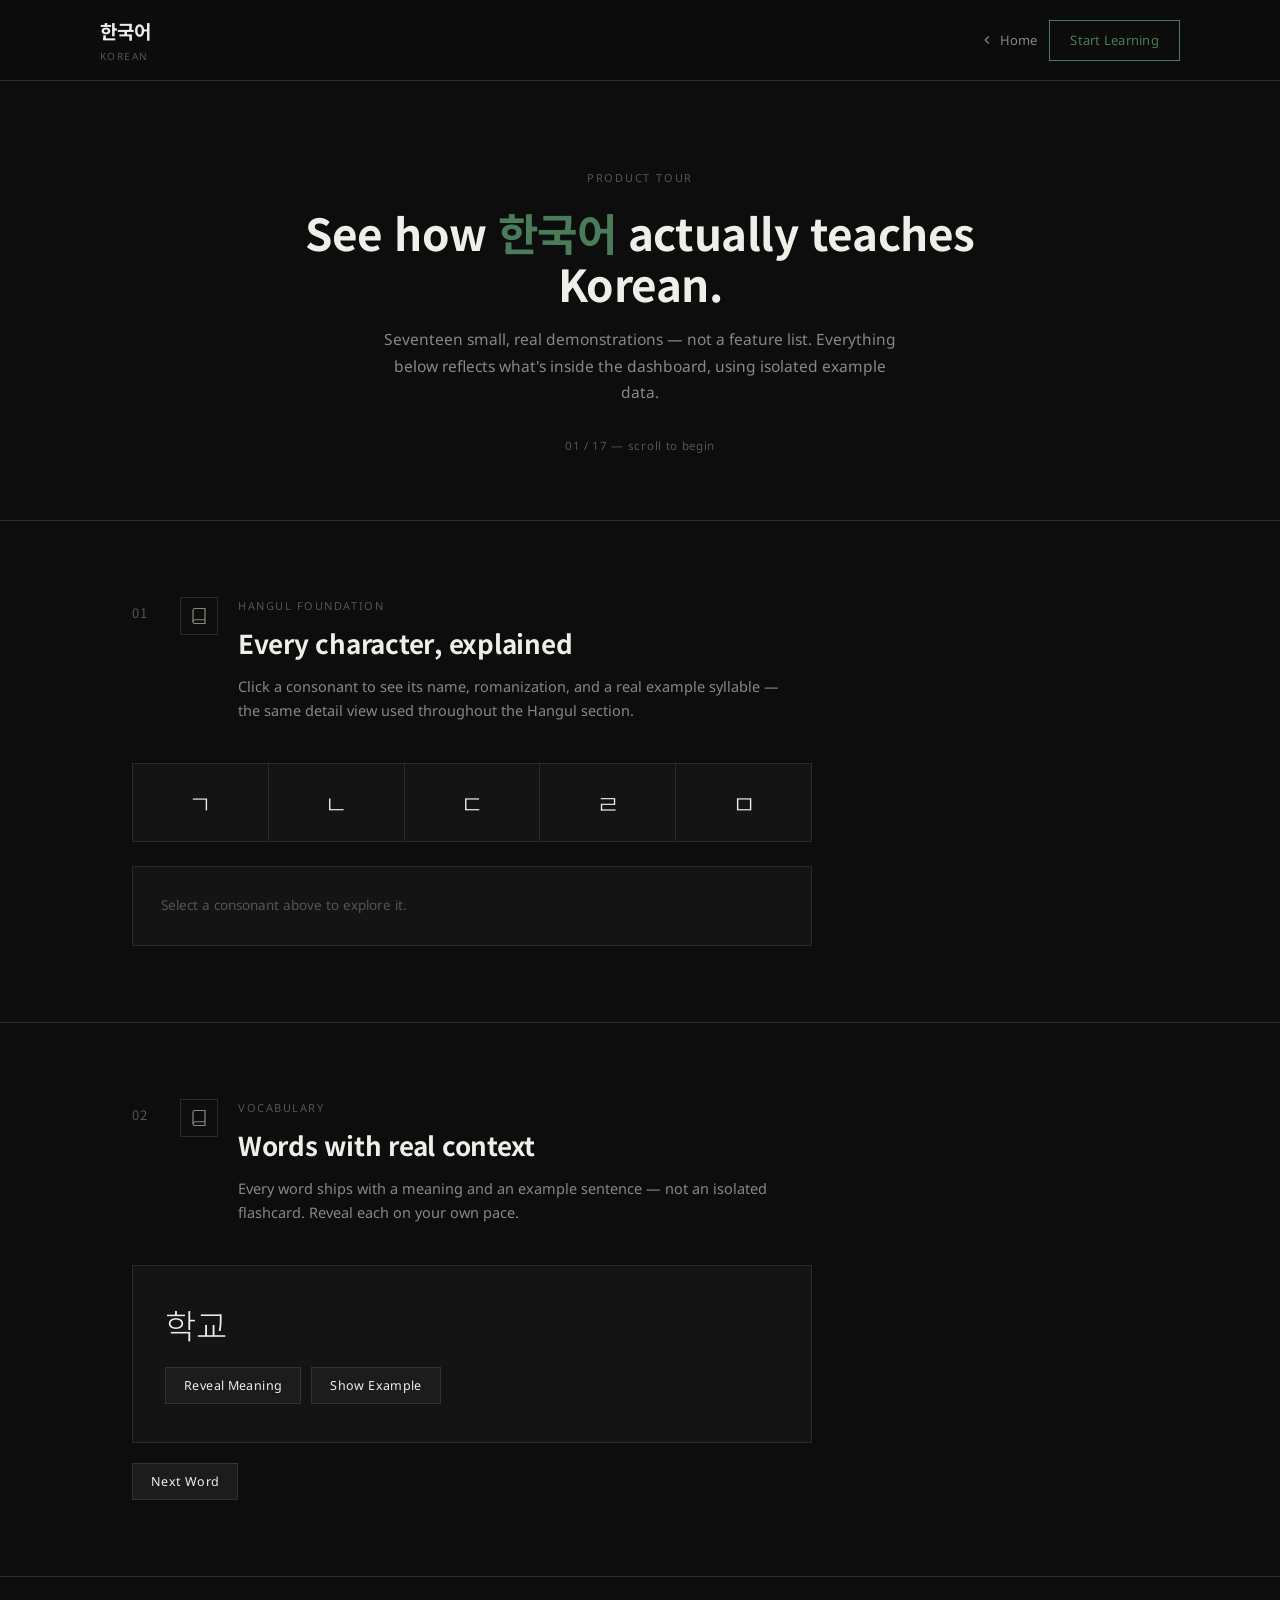
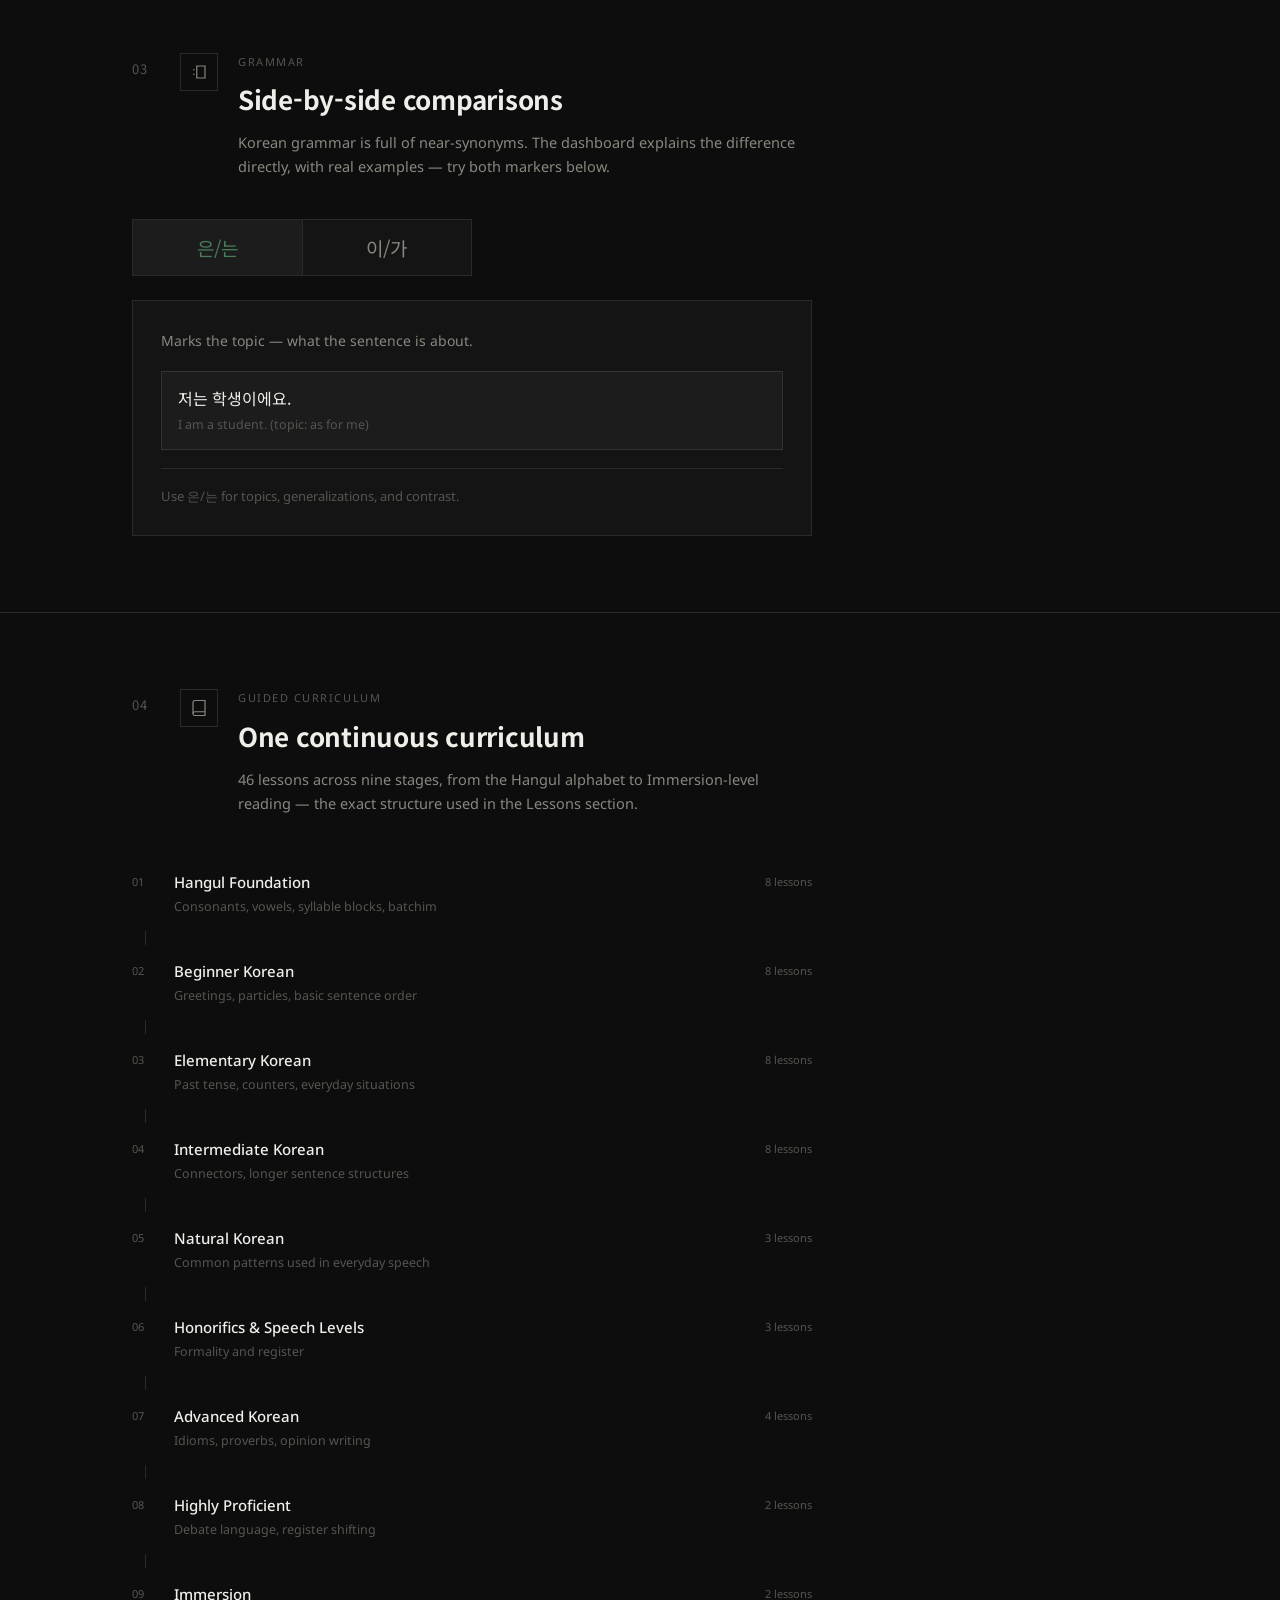
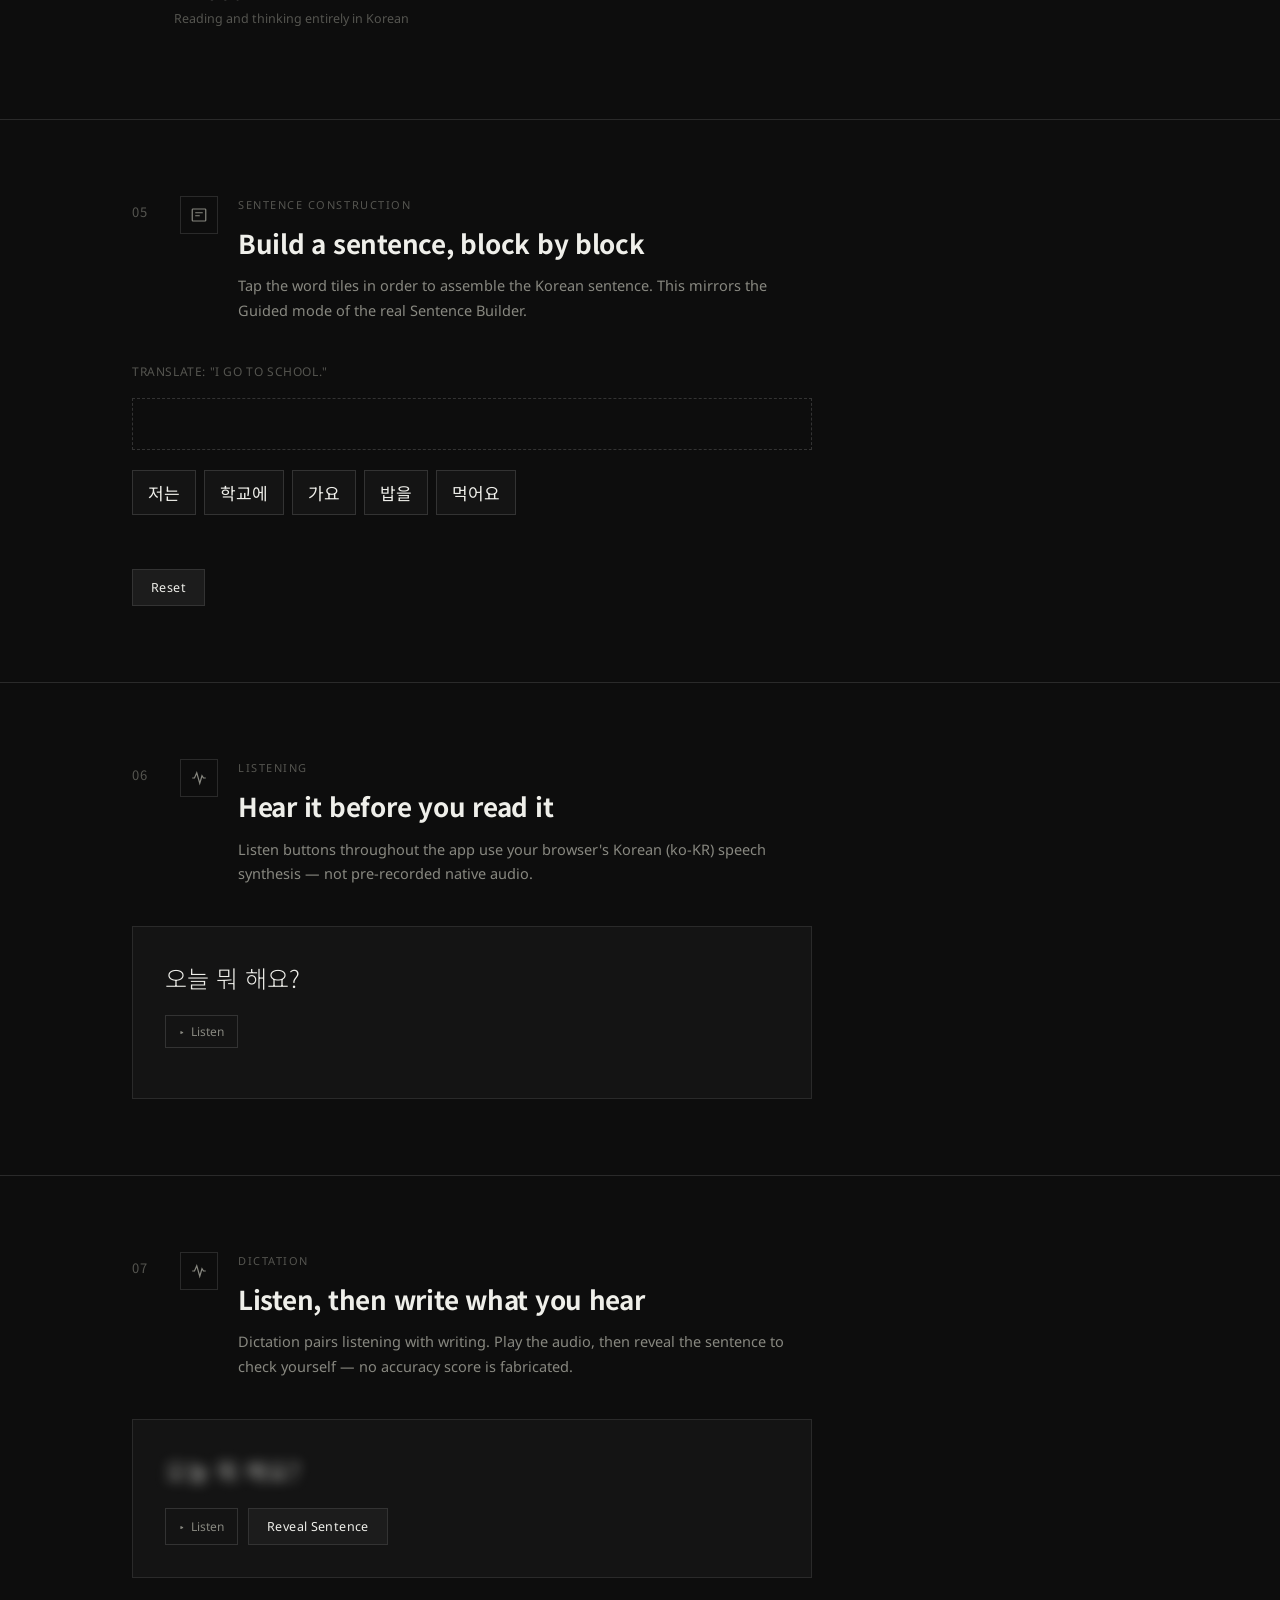
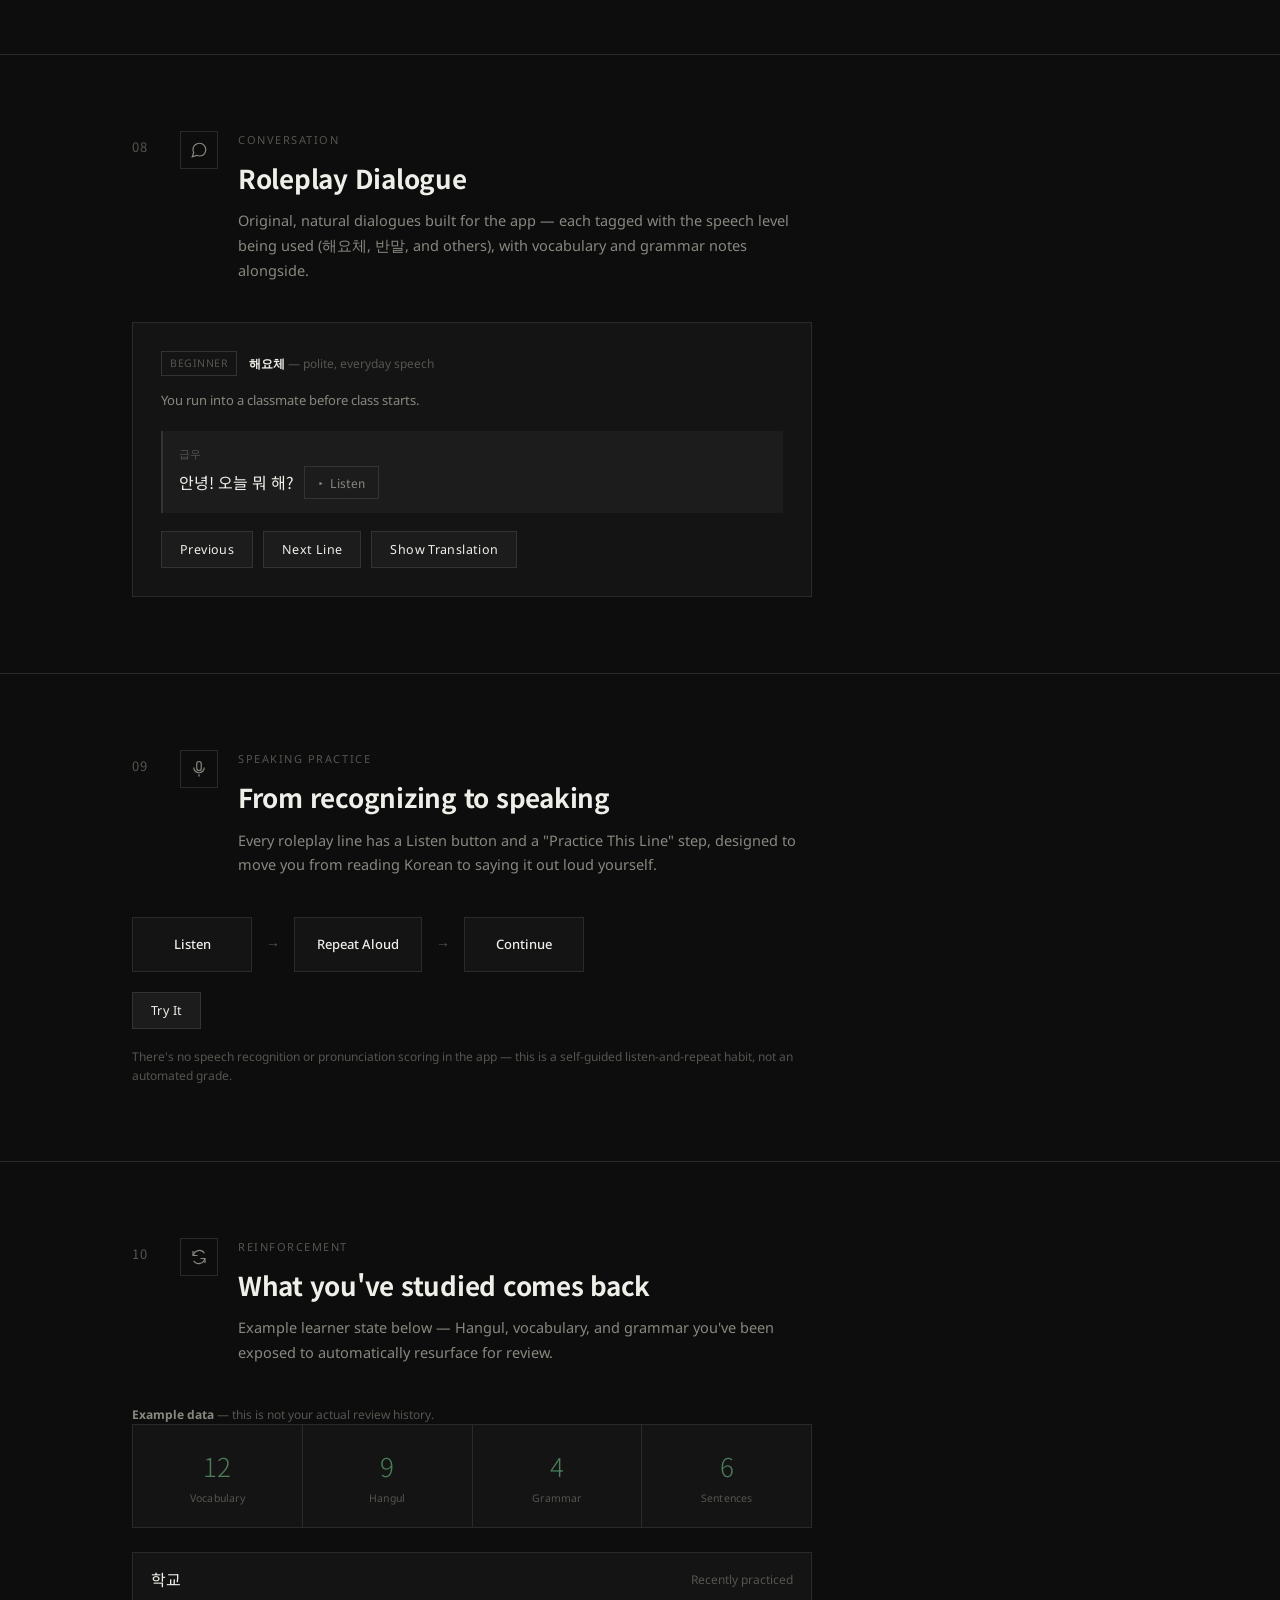
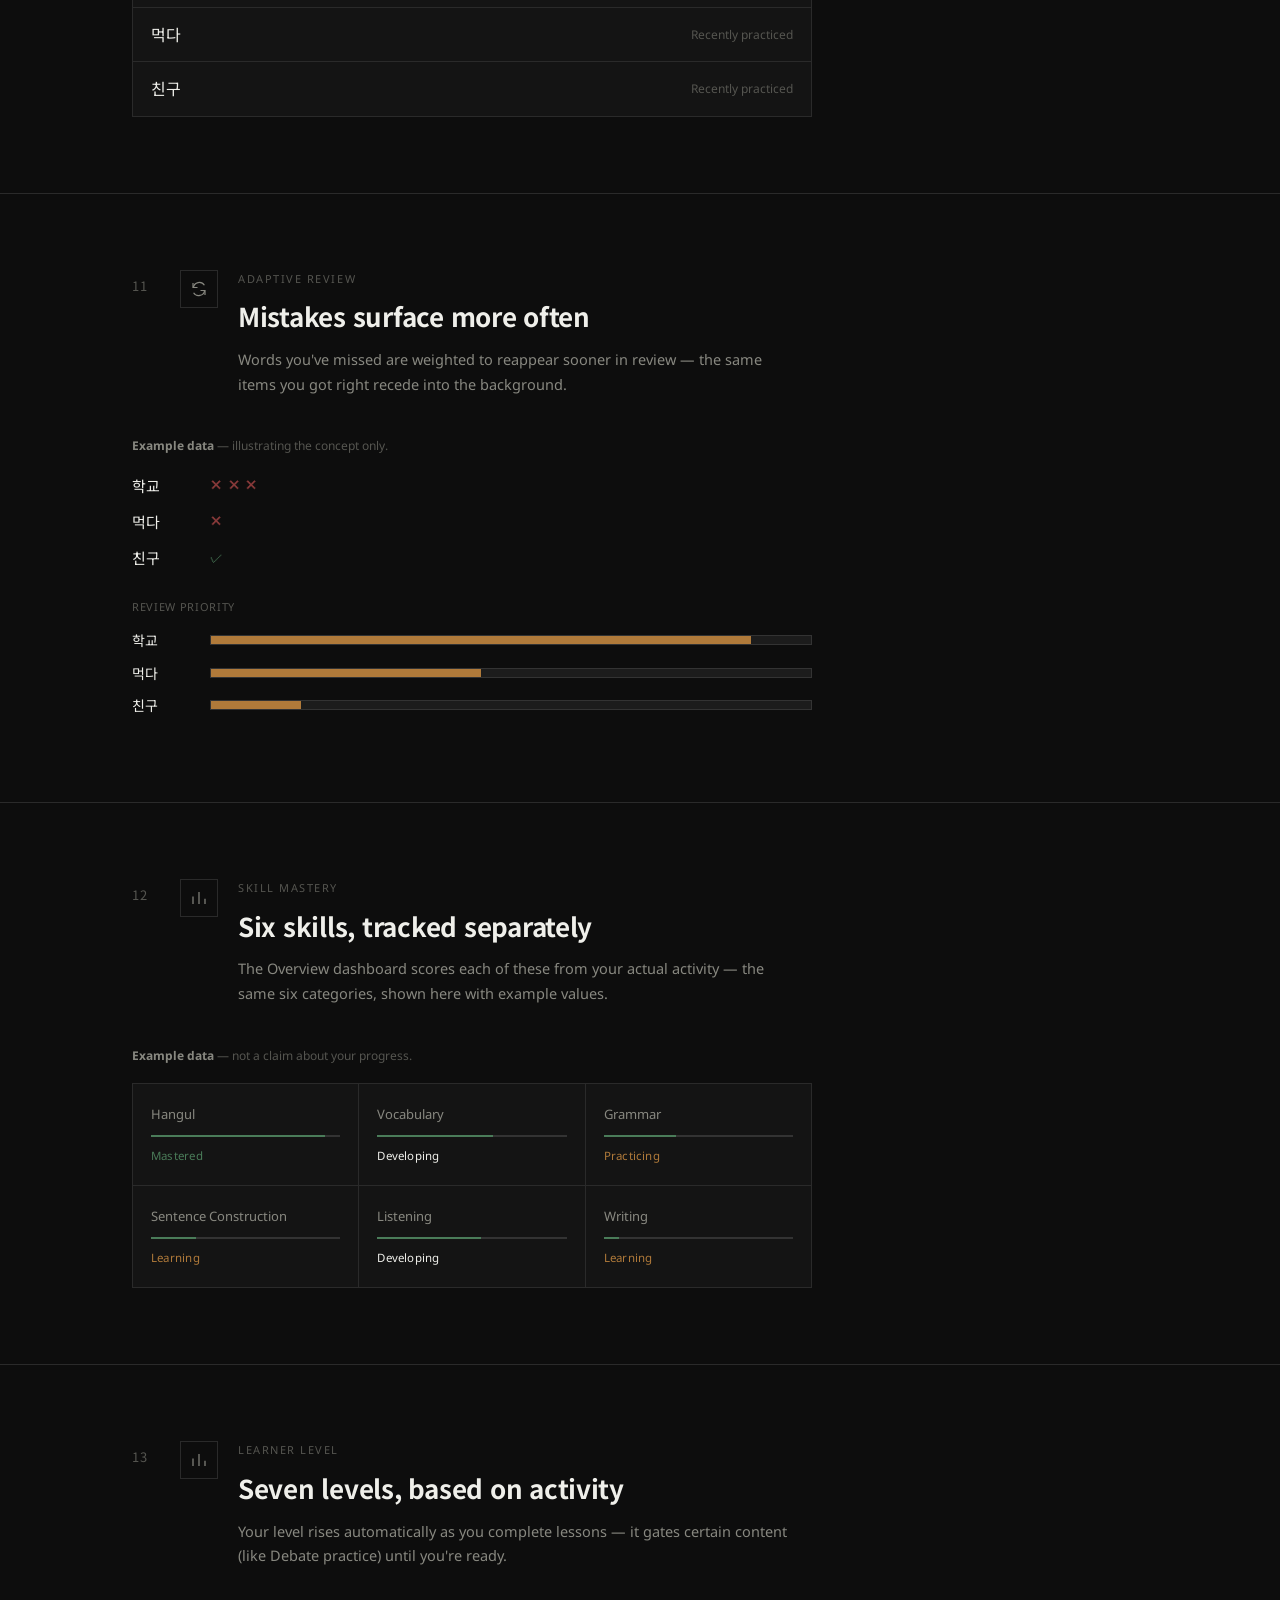
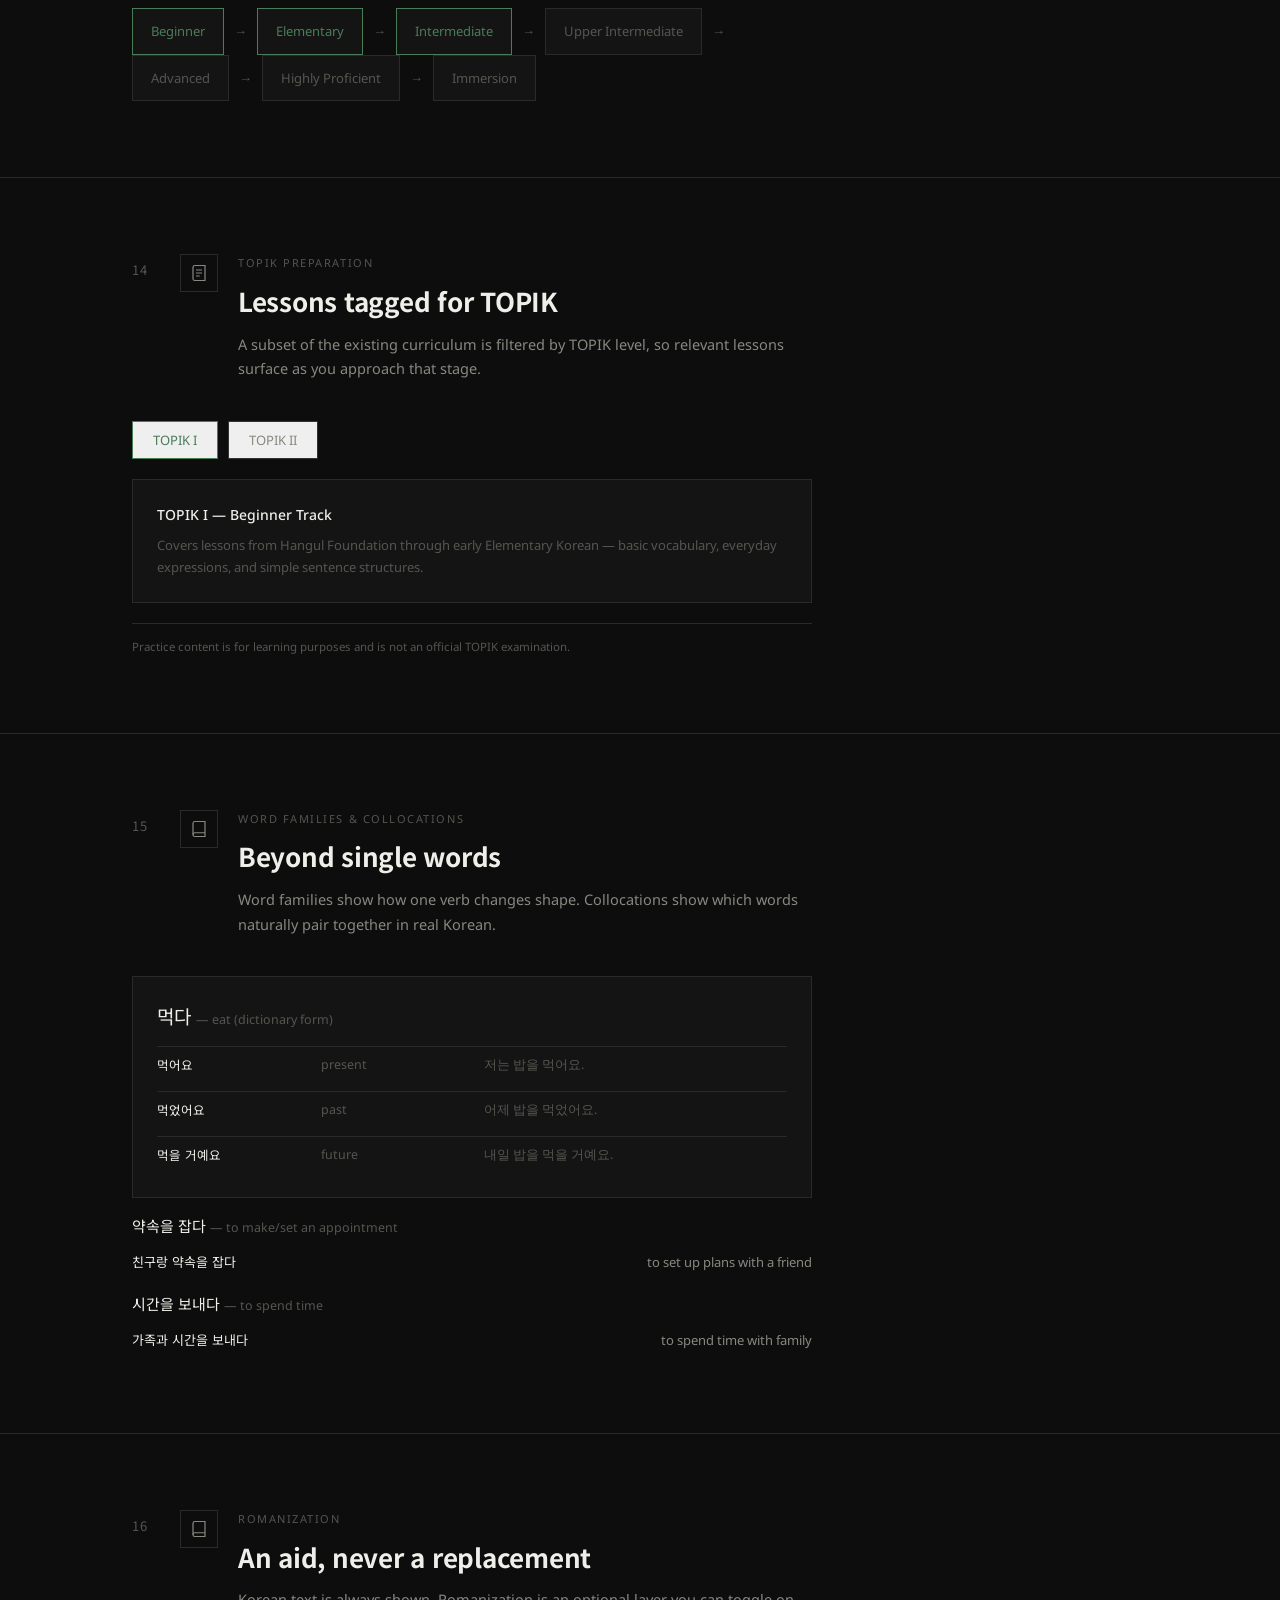
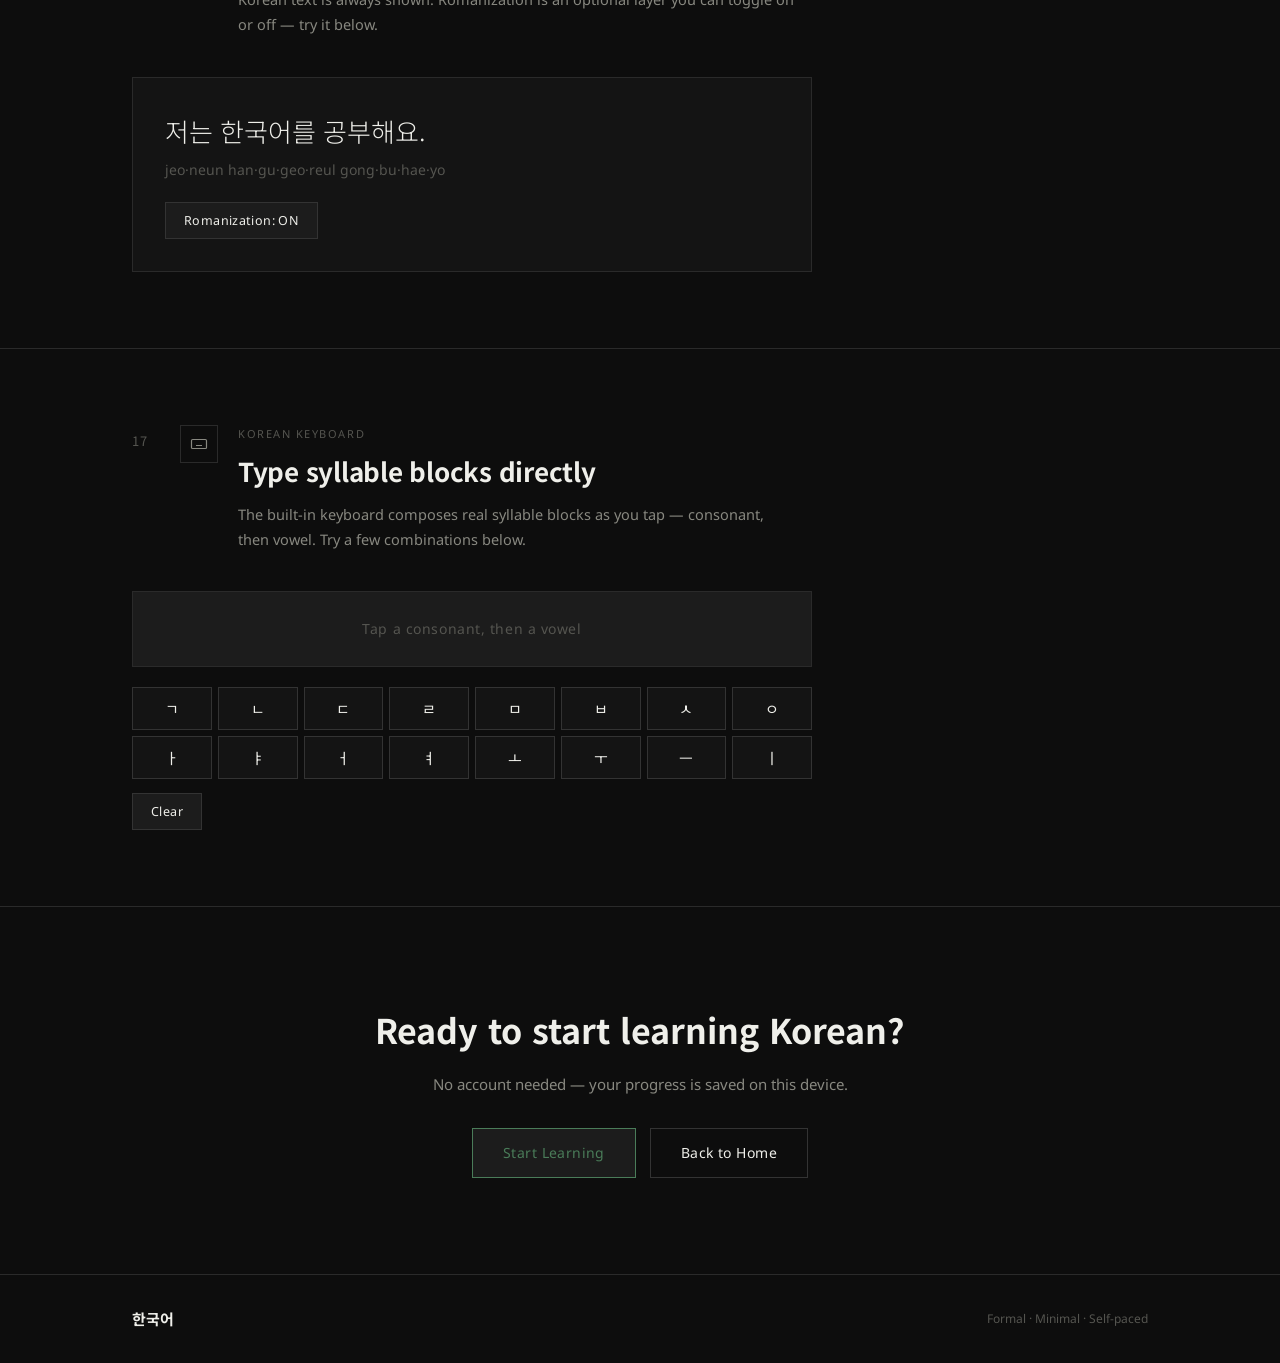
<file: how.html>
<!DOCTYPE html>
<html lang="ko">
<head>
<meta charset="UTF-8">
<meta name="viewport" content="width=device-width, initial-scale=1.0">
<title>How It Works — 한국어</title>
<meta name="description" content="See the Hangul Korean learning system in action — Hangul, vocabulary, grammar, sentence building, listening, review, and more.">
<link rel="preconnect" href="https://fonts.googleapis.com">
<link rel="preconnect" href="https://fonts.gstatic.com" crossorigin>
<link href="https://fonts.googleapis.com/css2?family=Noto+Sans+KR:wght@300;400;500;700&family=Noto+Sans:wght@300;400;500;600&display=swap" rel="stylesheet">
<link rel="stylesheet" href="how.css">
</head>
<body>

<header>
  <div class="wrap nav">
    <a class="nav-logo" href="index.html">
      <span class="nav-logo-kr">한국어</span>
      <span class="nav-logo-en">Korean</span>
    </a>
    <div class="nav-progress" aria-hidden="true"><div class="nav-progress-fill" id="navProgressFill"></div></div>
    <div class="nav-right">
      <a class="nav-back nav-links-inline" href="index.html">
        <svg viewBox="0 0 24 24" fill="none" stroke="currentColor" stroke-width="2"><path d="M15 18l-6-6 6-6"/></svg>
        Home
      </a>
      <a class="nav-cta primary nav-links-inline" href="dashboard.html">Start Learning</a>
      <button class="mnav-toggle" id="mnavToggle" type="button" aria-label="Toggle navigation menu" aria-expanded="false" aria-controls="mnavDrawer">
        <span class="mnav-icon"></span>
      </button>
    </div>
  </div>
</header>

<div class="mnav-backdrop" id="mnavBackdrop"></div>
<nav class="mnav-drawer" id="mnavDrawer" aria-label="Mobile navigation">
  <a href="index.html">← Back to Home</a>
  <a href="dashboard.html">Start Learning</a>
</nav>

<main id="main">

  <!-- INTRO -->
  <section class="tour-intro">
    <div class="wrap">
      <p class="tour-eyebrow">Product Tour</p>
      <h1 class="tour-title">See how <span class="accent">한국어</span> actually teaches Korean.</h1>
      <p class="tour-sub">Seventeen small, real demonstrations — not a feature list. Everything below reflects what's inside the dashboard, using isolated example data.</p>
      <p class="tour-count">01 / 17 — scroll to begin</p>
    </div>
  </section>

  <!-- 01 HANGUL FOUNDATION -->
  <section class="demo-section" id="demo-hangul" data-demo-num="01">
    <div class="wrap">
      <div class="demo-head">
        <span class="demo-num">01</span>
        <span class="demo-icon" aria-hidden="true">
          <svg viewBox="0 0 24 24" fill="none" stroke="currentColor" stroke-width="1.6"><path d="M4 19.5A2.5 2.5 0 0 1 6.5 17H20"/><path d="M6.5 2H20v20H6.5A2.5 2.5 0 0 1 4 19.5v-15A2.5 2.5 0 0 1 6.5 2z"/></svg>
        </span>
        <div class="demo-titles">
          <p class="demo-eyebrow">Hangul Foundation</p>
          <h2 class="demo-title">Every character, explained</h2>
          <p class="demo-desc">Click a consonant to see its name, romanization, and a real example syllable — the same detail view used throughout the Hangul section.</p>
        </div>
      </div>
      <div class="demo-body">
        <div class="hf-grid" id="hfGrid" role="group" aria-label="Sample Hangul consonants"></div>
        <div class="hf-detail" id="hfDetail">
          <div class="hf-placeholder">Select a consonant above to explore it.</div>
        </div>
      </div>
    </div>
  </section>

  <!-- 02 VOCABULARY -->
  <section class="demo-section" id="demo-vocab" data-demo-num="02">
    <div class="wrap">
      <div class="demo-head">
        <span class="demo-num">02</span>
        <span class="demo-icon" aria-hidden="true">
          <svg viewBox="0 0 24 24" fill="none" stroke="currentColor" stroke-width="1.6"><path d="M4 19.5A2.5 2.5 0 0 1 6.5 17H20"/><path d="M6.5 2H20v20H6.5A2.5 2.5 0 0 1 4 19.5v-15A2.5 2.5 0 0 1 6.5 2z"/></svg>
        </span>
        <div class="demo-titles">
          <p class="demo-eyebrow">Vocabulary</p>
          <h2 class="demo-title">Words with real context</h2>
          <p class="demo-desc">Every word ships with a meaning and an example sentence — not an isolated flashcard. Reveal each on your own pace.</p>
        </div>
      </div>
      <div class="demo-body">
        <div class="vocab-card">
          <div class="vocab-kr" id="vocabKr">학교</div>
          <div class="vocab-reveal-row">
            <button class="demo-btn" id="vocabMeaningBtn" type="button" aria-expanded="false">Reveal Meaning</button>
            <button class="demo-btn" id="vocabExampleBtn" type="button" aria-expanded="false">Show Example</button>
          </div>
          <div class="vocab-meaning" id="vocabMeaning">school</div>
          <div class="vocab-example" id="vocabExample">
            <span class="ex-kr">학교에 가요.</span>
            <span class="ex-en">I go to school.</span>
          </div>
        </div>
        <div class="vocab-nav">
          <button class="demo-btn" id="vocabNextBtn" type="button">Next Word</button>
        </div>
      </div>
    </div>
  </section>

  <!-- 03 GRAMMAR -->
  <section class="demo-section" id="demo-grammar" data-demo-num="03">
    <div class="wrap">
      <div class="demo-head">
        <span class="demo-num">03</span>
        <span class="demo-icon" aria-hidden="true">
          <svg viewBox="0 0 24 24" fill="none" stroke="currentColor" stroke-width="1.6"><path d="M9 4h11v16H9z"/><path d="M4 9h2M4 15h2"/></svg>
        </span>
        <div class="demo-titles">
          <p class="demo-eyebrow">Grammar</p>
          <h2 class="demo-title">Side-by-side comparisons</h2>
          <p class="demo-desc">Korean grammar is full of near-synonyms. The dashboard explains the difference directly, with real examples — try both markers below.</p>
        </div>
      </div>
      <div class="demo-body">
        <div class="gr-tabs" role="tablist" aria-label="Grammar comparison">
          <button class="gr-tab active" id="grTabA" data-gr="a" role="tab" aria-selected="true">은/는</button>
          <button class="gr-tab" id="grTabB" data-gr="b" role="tab" aria-selected="false">이/가</button>
        </div>
        <div class="gr-panel" id="grPanel"></div>
      </div>
    </div>
  </section>

  <!-- 04 LESSONS -->
  <section class="demo-section" id="demo-lessons" data-demo-num="04">
    <div class="wrap">
      <div class="demo-head">
        <span class="demo-num">04</span>
        <span class="demo-icon" aria-hidden="true">
          <svg viewBox="0 0 24 24" fill="none" stroke="currentColor" stroke-width="1.6"><path d="M4 19.5A2.5 2.5 0 0 1 6.5 17H20"/><path d="M6.5 2H20v20H6.5A2.5 2.5 0 0 1 4 19.5v-15A2.5 2.5 0 0 1 6.5 2z"/></svg>
        </span>
        <div class="demo-titles">
          <p class="demo-eyebrow">Guided Curriculum</p>
          <h2 class="demo-title">One continuous curriculum</h2>
          <p class="demo-desc">46 lessons across nine stages, from the Hangul alphabet to Immersion-level reading — the exact structure used in the Lessons section.</p>
        </div>
      </div>
      <div class="demo-body">
        <div class="lp-path" id="lpPath"></div>
      </div>
    </div>
  </section>

  <!-- 05 SENTENCE BUILDER -->
  <section class="demo-section" id="demo-builder" data-demo-num="05">
    <div class="wrap">
      <div class="demo-head">
        <span class="demo-num">05</span>
        <span class="demo-icon" aria-hidden="true">
          <svg viewBox="0 0 24 24" fill="none" stroke="currentColor" stroke-width="1.6"><rect x="3" y="4" width="18" height="16" rx="1"/><path d="M7 9h10M7 13h6"/></svg>
        </span>
        <div class="demo-titles">
          <p class="demo-eyebrow">Sentence Construction</p>
          <h2 class="demo-title">Build a sentence, block by block</h2>
          <p class="demo-desc">Tap the word tiles in order to assemble the Korean sentence. This mirrors the Guided mode of the real Sentence Builder.</p>
        </div>
      </div>
      <div class="demo-body">
        <p class="sb-prompt">Translate: "I go to school."</p>
        <div class="sb-slots" id="sbSlots" aria-label="Your sentence"></div>
        <div class="sb-blocks" id="sbBlocks" aria-label="Available words"></div>
        <div class="sb-complete" id="sbComplete">저는 학교에 가요. — "I go to school."</div>
        <button class="demo-btn sb-reset" id="sbResetBtn" type="button">Reset</button>
      </div>
    </div>
  </section>

  <!-- 06 LISTENING -->
  <section class="demo-section" id="demo-listening" data-demo-num="06">
    <div class="wrap">
      <div class="demo-head">
        <span class="demo-num">06</span>
        <span class="demo-icon" aria-hidden="true">
          <svg viewBox="0 0 24 24" fill="none" stroke="currentColor" stroke-width="1.6"><path d="M3 12h3l3-7 4 14 3-10 2 3h3"/></svg>
        </span>
        <div class="demo-titles">
          <p class="demo-eyebrow">Listening</p>
          <h2 class="demo-title">Hear it before you read it</h2>
          <p class="demo-desc">Listen buttons throughout the app use your browser's Korean (ko-KR) speech synthesis — not pre-recorded native audio.</p>
        </div>
      </div>
      <div class="demo-body">
        <div class="ls-card">
          <div class="ls-kr">오늘 뭐 해요?</div>
          <div class="ls-actions">
            <button class="listen-btn" id="listenDemoBtn" type="button" data-speak="오늘 뭐 해요?"><span class="listen-icon">▸</span> Listen</button>
          </div>
          <p class="demo-note" id="listenNote"></p>
        </div>
      </div>
    </div>
  </section>

  <!-- 07 DICTATION -->
  <section class="demo-section" id="demo-dictation" data-demo-num="07">
    <div class="wrap">
      <div class="demo-head">
        <span class="demo-num">07</span>
        <span class="demo-icon" aria-hidden="true">
          <svg viewBox="0 0 24 24" fill="none" stroke="currentColor" stroke-width="1.6"><path d="M3 12h3l3-7 4 14 3-10 2 3h3"/></svg>
        </span>
        <div class="demo-titles">
          <p class="demo-eyebrow">Dictation</p>
          <h2 class="demo-title">Listen, then write what you hear</h2>
          <p class="demo-desc">Dictation pairs listening with writing. Play the audio, then reveal the sentence to check yourself — no accuracy score is fabricated.</p>
        </div>
      </div>
      <div class="demo-body">
        <div class="ls-card">
          <div class="ls-kr hidden-text" id="dictationText">오늘 뭐 해요?</div>
          <div class="ls-actions">
            <button class="listen-btn" id="dictationListenBtn" type="button" data-speak="오늘 뭐 해요?"><span class="listen-icon">▸</span> Listen</button>
            <button class="demo-btn" id="dictationRevealBtn" type="button">Reveal Sentence</button>
          </div>
        </div>
      </div>
    </div>
  </section>

  <!-- 08 CONVERSATION -->
  <section class="demo-section" id="demo-conversation" data-demo-num="08">
    <div class="wrap">
      <div class="demo-head">
        <span class="demo-num">08</span>
        <span class="demo-icon" aria-hidden="true">
          <svg viewBox="0 0 24 24" fill="none" stroke="currentColor" stroke-width="1.6"><path d="M21 11.5a8.38 8.38 0 0 1-.9 3.8 8.5 8.5 0 0 1-7.6 4.7 8.38 8.38 0 0 1-3.8-.9L3 21l1.9-5.7a8.38 8.38 0 0 1-.9-3.8 8.5 8.5 0 0 1 4.7-7.6 8.38 8.38 0 0 1 3.8-.9h.5a8.48 8.48 0 0 1 8 8v.5z"/></svg>
        </span>
        <div class="demo-titles">
          <p class="demo-eyebrow">Conversation</p>
          <h2 class="demo-title">Roleplay Dialogue</h2>
          <p class="demo-desc">Original, natural dialogues built for the app — each tagged with the speech level being used (해요체, 반말, and others), with vocabulary and grammar notes alongside.</p>
        </div>
      </div>
      <div class="demo-body">
        <div class="cv-card">
          <div class="cv-meta">
            <span class="cv-level">Beginner</span>
            <span class="cv-speechlevel"><strong style="color:var(--text)">해요체</strong> — polite, everyday speech</span>
          </div>
          <p class="cv-situation">You run into a classmate before class starts.</p>
          <div id="cvLines"></div>
          <div class="cv-controls">
            <button class="demo-btn" id="cvPrevBtn" type="button">Previous</button>
            <button class="demo-btn" id="cvNextBtn" type="button">Next Line</button>
            <button class="demo-btn" id="cvTranslateBtn" type="button">Show Translation</button>
          </div>
        </div>
      </div>
    </div>
  </section>

  <!-- 09 SPEAKING PRACTICE -->
  <section class="demo-section" id="demo-speaking" data-demo-num="09">
    <div class="wrap">
      <div class="demo-head">
        <span class="demo-num">09</span>
        <span class="demo-icon" aria-hidden="true">
          <svg viewBox="0 0 24 24" fill="none" stroke="currentColor" stroke-width="1.6"><rect x="9" y="2" width="6" height="12" rx="3"/><path d="M5 10a7 7 0 0 0 14 0M12 19v3"/></svg>
        </span>
        <div class="demo-titles">
          <p class="demo-eyebrow">Speaking Practice</p>
          <h2 class="demo-title">From recognizing to speaking</h2>
          <p class="demo-desc">Every roleplay line has a Listen button and a "Practice This Line" step, designed to move you from reading Korean to saying it out loud yourself.</p>
        </div>
      </div>
      <div class="demo-body">
        <div class="sp-steps" id="spSteps">
          <div class="sp-step" data-step="0"><div class="sp-step-label">Listen</div></div>
          <span class="sp-arrow">→</span>
          <div class="sp-step" data-step="1"><div class="sp-step-label">Repeat Aloud</div></div>
          <span class="sp-arrow">→</span>
          <div class="sp-step" data-step="2"><div class="sp-step-label">Continue</div></div>
        </div>
        <button class="demo-btn" id="spAdvanceBtn" type="button">Try It</button>
        <p class="demo-note">There's no speech recognition or pronunciation scoring in the app — this is a self-guided listen-and-repeat habit, not an automated grade.</p>
      </div>
    </div>
  </section>

  <!-- 10 REVIEW -->
  <section class="demo-section" id="demo-review" data-demo-num="10">
    <div class="wrap">
      <div class="demo-head">
        <span class="demo-num">10</span>
        <span class="demo-icon" aria-hidden="true">
          <svg viewBox="0 0 24 24" fill="none" stroke="currentColor" stroke-width="1.6"><path d="M4 4v6h6M20 20v-6h-6"/><path d="M4.5 10a8 8 0 0 1 14.7-3M19.5 14a8 8 0 0 1-14.7 3"/></svg>
        </span>
        <div class="demo-titles">
          <p class="demo-eyebrow">Reinforcement</p>
          <h2 class="demo-title">What you've studied comes back</h2>
          <p class="demo-desc">Example learner state below — Hangul, vocabulary, and grammar you've been exposed to automatically resurface for review.</p>
        </div>
      </div>
      <div class="demo-body">
        <p class="demo-note" style="margin-top:0 0 18px"><strong>Example data</strong> — this is not your actual review history.</p>
        <div class="rv-summary">
          <div class="rv-summary-card"><div class="rv-summary-num">12</div><div class="rv-summary-label">Vocabulary</div></div>
          <div class="rv-summary-card"><div class="rv-summary-num">9</div><div class="rv-summary-label">Hangul</div></div>
          <div class="rv-summary-card"><div class="rv-summary-num">4</div><div class="rv-summary-label">Grammar</div></div>
          <div class="rv-summary-card"><div class="rv-summary-num">6</div><div class="rv-summary-label">Sentences</div></div>
        </div>
        <div class="rv-list">
          <div class="rv-item"><span class="rv-item-kr">학교</span><span class="rv-item-note">Recently practiced</span></div>
          <div class="rv-item"><span class="rv-item-kr">먹다</span><span class="rv-item-note">Recently practiced</span></div>
          <div class="rv-item"><span class="rv-item-kr">친구</span><span class="rv-item-note">Recently practiced</span></div>
        </div>
      </div>
    </div>
  </section>

  <!-- 11 ADAPTIVE REVIEW -->
  <section class="demo-section" id="demo-adaptive" data-demo-num="11">
    <div class="wrap">
      <div class="demo-head">
        <span class="demo-num">11</span>
        <span class="demo-icon" aria-hidden="true">
          <svg viewBox="0 0 24 24" fill="none" stroke="currentColor" stroke-width="1.6"><path d="M4 4v6h6M20 20v-6h-6"/><path d="M4.5 10a8 8 0 0 1 14.7-3M19.5 14a8 8 0 0 1-14.7 3"/></svg>
        </span>
        <div class="demo-titles">
          <p class="demo-eyebrow">Adaptive Review</p>
          <h2 class="demo-title">Mistakes surface more often</h2>
          <p class="demo-desc">Words you've missed are weighted to reappear sooner in review — the same items you got right recede into the background.</p>
        </div>
      </div>
      <div class="demo-body">
        <p class="demo-note" style="margin:0 0 18px"><strong>Example data</strong> — illustrating the concept only.</p>
        <div class="ar-table">
          <div class="ar-row"><span class="ar-word">학교</span><span class="ar-marks"><span class="miss">✕ ✕ ✕</span></span></div>
          <div class="ar-row"><span class="ar-word">먹다</span><span class="ar-marks"><span class="miss">✕</span></span></div>
          <div class="ar-row"><span class="ar-word">친구</span><span class="ar-marks"><span class="hit">✓</span></span></div>
        </div>
        <p class="ar-priority-title">Review Priority</p>
        <div class="ar-bar-row"><span class="ar-bar-label">학교</span><div class="ar-bar-track"><div class="ar-bar-fill" data-target="90"></div></div></div>
        <div class="ar-bar-row"><span class="ar-bar-label">먹다</span><div class="ar-bar-track"><div class="ar-bar-fill" data-target="45"></div></div></div>
        <div class="ar-bar-row"><span class="ar-bar-label">친구</span><div class="ar-bar-track"><div class="ar-bar-fill" data-target="15"></div></div></div>
      </div>
    </div>
  </section>

  <!-- 12 SKILL MASTERY -->
  <section class="demo-section" id="demo-mastery" data-demo-num="12">
    <div class="wrap">
      <div class="demo-head">
        <span class="demo-num">12</span>
        <span class="demo-icon" aria-hidden="true">
          <svg viewBox="0 0 24 24" fill="none" stroke="currentColor" stroke-width="1.6"><path d="M4 20V10M12 20V4M20 20v-7"/></svg>
        </span>
        <div class="demo-titles">
          <p class="demo-eyebrow">Skill Mastery</p>
          <h2 class="demo-title">Six skills, tracked separately</h2>
          <p class="demo-desc">The Overview dashboard scores each of these from your actual activity — the same six categories, shown here with example values.</p>
        </div>
      </div>
      <div class="demo-body">
        <p class="demo-note" style="margin:0 0 18px"><strong>Example data</strong> — not a claim about your progress.</p>
        <div class="ms-grid" id="msGrid"></div>
      </div>
    </div>
  </section>

  <!-- 13 LEARNER LEVEL -->
  <section class="demo-section" id="demo-level" data-demo-num="13">
    <div class="wrap">
      <div class="demo-head">
        <span class="demo-num">13</span>
        <span class="demo-icon" aria-hidden="true">
          <svg viewBox="0 0 24 24" fill="none" stroke="currentColor" stroke-width="1.6"><path d="M4 20V10M12 20V4M20 20v-7"/></svg>
        </span>
        <div class="demo-titles">
          <p class="demo-eyebrow">Learner Level</p>
          <h2 class="demo-title">Seven levels, based on activity</h2>
          <p class="demo-desc">Your level rises automatically as you complete lessons — it gates certain content (like Debate practice) until you're ready.</p>
        </div>
      </div>
      <div class="demo-body">
        <div class="lv-path" id="lvPath"></div>
      </div>
    </div>
  </section>

  <!-- 14 TOPIK PREPARATION -->
  <section class="demo-section" id="demo-topik" data-demo-num="14">
    <div class="wrap">
      <div class="demo-head">
        <span class="demo-num">14</span>
        <span class="demo-icon" aria-hidden="true">
          <svg viewBox="0 0 24 24" fill="none" stroke="currentColor" stroke-width="1.6"><path d="M6.5 2H20v20H6.5A2.5 2.5 0 0 1 4 19.5v-15A2.5 2.5 0 0 1 6.5 2z"/><path d="M8 8h8M8 12h8M8 16h5"/></svg>
        </span>
        <div class="demo-titles">
          <p class="demo-eyebrow">TOPIK Preparation</p>
          <h2 class="demo-title">Lessons tagged for TOPIK</h2>
          <p class="demo-desc">A subset of the existing curriculum is filtered by TOPIK level, so relevant lessons surface as you approach that stage.</p>
        </div>
      </div>
      <div class="demo-body">
        <div class="tp-tabs" role="tablist">
          <button class="tp-tab active" id="tpTabI" data-topik="I" role="tab" aria-selected="true">TOPIK I</button>
          <button class="tp-tab" id="tpTabII" data-topik="II" role="tab" aria-selected="false">TOPIK II</button>
        </div>
        <div class="tp-panel" id="tpPanel"></div>
        <p class="tp-disclaimer">Practice content is for learning purposes and is not an official TOPIK examination.</p>
      </div>
    </div>
  </section>

  <!-- 15 WORD FAMILIES & COLLOCATIONS -->
  <section class="demo-section" id="demo-wordfam" data-demo-num="15">
    <div class="wrap">
      <div class="demo-head">
        <span class="demo-num">15</span>
        <span class="demo-icon" aria-hidden="true">
          <svg viewBox="0 0 24 24" fill="none" stroke="currentColor" stroke-width="1.6"><path d="M4 19.5A2.5 2.5 0 0 1 6.5 17H20"/><path d="M6.5 2H20v20H6.5A2.5 2.5 0 0 1 4 19.5v-15A2.5 2.5 0 0 1 6.5 2z"/></svg>
        </span>
        <div class="demo-titles">
          <p class="demo-eyebrow">Word Families &amp; Collocations</p>
          <h2 class="demo-title">Beyond single words</h2>
          <p class="demo-desc">Word families show how one verb changes shape. Collocations show which words naturally pair together in real Korean.</p>
        </div>
      </div>
      <div class="demo-body">
        <div class="wf-card">
          <div class="wf-base">먹다 <span class="wf-meaning">— eat (dictionary form)</span></div>
          <div class="wf-forms">
            <div class="wf-form-row"><span class="wf-form-kr">먹어요</span><span class="wf-form-type">present</span><span class="wf-form-ex">저는 밥을 먹어요.</span></div>
            <div class="wf-form-row"><span class="wf-form-kr">먹었어요</span><span class="wf-form-type">past</span><span class="wf-form-ex">어제 밥을 먹었어요.</span></div>
            <div class="wf-form-row"><span class="wf-form-kr">먹을 거예요</span><span class="wf-form-type">future</span><span class="wf-form-ex">내일 밥을 먹을 거예요.</span></div>
          </div>
        </div>
        <div class="col-list">
          <div>
            <div class="col-base">약속을 잡다 <span class="col-meaning">— to make/set an appointment</span></div>
            <div class="col-combo"><span class="col-combo-kr">친구랑 약속을 잡다</span><span>to set up plans with a friend</span></div>
          </div>
          <div>
            <div class="col-base">시간을 보내다 <span class="col-meaning">— to spend time</span></div>
            <div class="col-combo"><span class="col-combo-kr">가족과 시간을 보내다</span><span>to spend time with family</span></div>
          </div>
        </div>
      </div>
    </div>
  </section>

  <!-- 16 ROMANIZATION -->
  <section class="demo-section" id="demo-rom" data-demo-num="16">
    <div class="wrap">
      <div class="demo-head">
        <span class="demo-num">16</span>
        <span class="demo-icon" aria-hidden="true">
          <svg viewBox="0 0 24 24" fill="none" stroke="currentColor" stroke-width="1.6"><path d="M4 19.5A2.5 2.5 0 0 1 6.5 17H20"/><path d="M6.5 2H20v20H6.5A2.5 2.5 0 0 1 4 19.5v-15A2.5 2.5 0 0 1 6.5 2z"/></svg>
        </span>
        <div class="demo-titles">
          <p class="demo-eyebrow">Romanization</p>
          <h2 class="demo-title">An aid, never a replacement</h2>
          <p class="demo-desc">Korean text is always shown. Romanization is an optional layer you can toggle on or off — try it below.</p>
        </div>
      </div>
      <div class="demo-body">
        <div class="rom-demo">
          <div class="rom-sentence-kr">저는 한국어를 공부해요.</div>
          <div class="rom-sentence-rom" id="romText">jeo·neun han·gu·geo·reul gong·bu·hae·yo</div>
          <button class="demo-btn rom-toggle-demo" id="romToggleBtn" type="button" aria-pressed="true">Romanization: ON</button>
        </div>
      </div>
    </div>
  </section>

  <!-- 17 KOREAN KEYBOARD -->
  <section class="demo-section" id="demo-keyboard" data-demo-num="17">
    <div class="wrap">
      <div class="demo-head">
        <span class="demo-num">17</span>
        <span class="demo-icon" aria-hidden="true">
          <svg viewBox="0 0 24 24" fill="none" stroke="currentColor" stroke-width="1.6"><rect x="2" y="6" width="20" height="12" rx="1.5"/><path d="M6 10h.01M10 10h.01M14 10h.01M18 10h.01M8 14h8"/></svg>
        </span>
        <div class="demo-titles">
          <p class="demo-eyebrow">Korean Keyboard</p>
          <h2 class="demo-title">Type syllable blocks directly</h2>
          <p class="demo-desc">The built-in keyboard composes real syllable blocks as you tap — consonant, then vowel. Try a few combinations below.</p>
        </div>
      </div>
      <div class="demo-body">
        <div class="kb-display placeholder" id="kbDisplay">Tap a consonant, then a vowel</div>
        <div class="kb-rows">
          <div class="kb-row" id="kbConsonants"></div>
          <div class="kb-row" id="kbVowels"></div>
        </div>
        <button class="demo-btn kb-clear" id="kbClearBtn" type="button">Clear</button>
      </div>
    </div>
  </section>

  <!-- FINAL CTA -->
  <section class="final-cta">
    <div class="wrap">
      <h2 class="final-cta-title">Ready to start learning Korean?</h2>
      <p class="final-cta-sub">No account needed — your progress is saved on this device.</p>
      <div class="final-cta-actions">
        <a class="btn-primary" href="dashboard.html">Start Learning</a>
        <a class="btn-secondary" href="index.html">Back to Home</a>
      </div>
    </div>
  </section>

</main>

<footer>
  <div class="wrap footer-row">
    <span class="footer-logo">한국어</span>
    <span class="footer-note">Formal · Minimal · Self-paced</span>
  </div>
</footer>

<script src="how.js"></script>
</body>
</html>
</file>
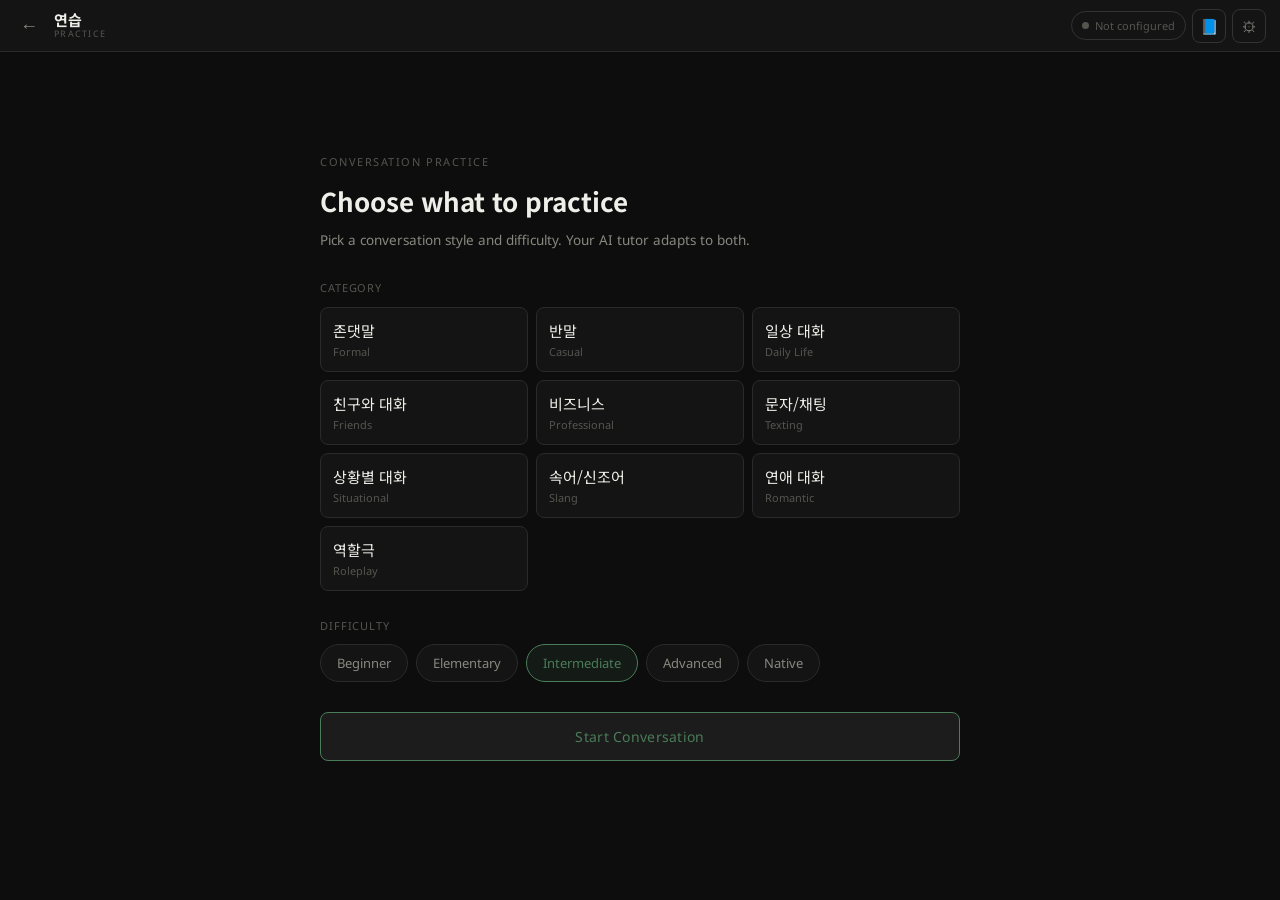
<file: practice.html>
<!DOCTYPE html>
<html lang="ko">
<head>
<meta charset="UTF-8">
<meta name="viewport" content="width=device-width, initial-scale=1.0, viewport-fit=cover">
<title>PRACTICE — 한국어 Conversation Trainer</title>
<link rel="preconnect" href="https://fonts.googleapis.com">
<link rel="preconnect" href="https://fonts.gstatic.com" crossorigin>
<link href="https://fonts.googleapis.com/css2?family=Noto+Sans+KR:wght@300;400;500;700&family=Noto+Sans:wght@300;400;500;600&display=swap" rel="stylesheet">
<link rel="stylesheet" href="style.css">
<link rel="stylesheet" href="practice.css">
</head>
<body class="practice-body">

  <!-- TOP BAR -->
  <header class="pr-topbar">
    <a href="dashboard.html" class="pr-back" aria-label="Back to Dashboard">←</a>
    <div class="pr-brand">
      <span class="pr-brand-kr">연습</span>
      <span class="pr-brand-en">PRACTICE</span>
    </div>
    <div class="pr-topbar-actions">
      <button type="button" class="pr-status" id="prStatus" aria-live="polite">
        <span class="pr-status-dot" id="prStatusDot"></span>
        <span id="prStatusText">Not configured</span>
      </button>
      <button type="button" class="pr-icon-btn" id="prHistoryBtn" aria-label="Mistake bank and history">📘</button>
      <button type="button" class="pr-icon-btn" id="prSettingsBtn" aria-label="Practice settings">⚙</button>
    </div>
  </header>

  <!-- MAIN -->
  <main class="pr-main" id="prMain">

    <!-- SETUP (shown before a session starts) -->
    <section class="pr-setup" id="prSetup">
      <div class="pr-setup-inner">
        <p class="section-eyebrow">Conversation Practice</p>
        <h1 class="pr-setup-title">Choose what to practice</h1>
        <p class="pr-setup-sub">Pick a conversation style and difficulty. Your AI tutor adapts to both.</p>

        <div class="pr-setup-group">
          <div class="pr-setup-label">Category</div>
          <div class="pr-category-grid" id="prCategoryGrid"></div>
        </div>

        <div class="pr-setup-group" id="prRoleplayGroup" style="display:none">
          <div class="pr-setup-label">Roleplay Scenario</div>
          <input type="text" id="prRoleplayInput" class="pr-text-input" placeholder="e.g. Ordering coffee at a café in Seoul">
        </div>

        <div class="pr-setup-group">
          <div class="pr-setup-label">Difficulty</div>
          <div class="pr-difficulty-row" id="prDifficultyRow"></div>
        </div>

        <button type="button" class="pr-start-btn" id="prStartBtn">Start Conversation</button>
        <p class="pr-setup-hint" id="prSetupHint"></p>
      </div>
    </section>

    <!-- CONVERSATION (shown during a session) -->
    <section class="pr-convo" id="prConvo" style="display:none">
      <div class="pr-convo-header">
        <div class="pr-convo-meta">
          <span class="pr-convo-cat" id="prConvoCat"></span>
          <span class="pr-convo-diff" id="prConvoDiff"></span>
        </div>
        <button type="button" class="pr-end-btn" id="prEndBtn">End Session</button>
      </div>

      <div class="pr-messages" id="prMessages" aria-live="polite"></div>

      <div class="pr-thinking" id="prThinking" style="display:none">
        <span class="pr-thinking-dot"></span><span class="pr-thinking-dot"></span><span class="pr-thinking-dot"></span>
        AI is thinking…
      </div>

      <div class="pr-composer">
        <div class="pr-composer-toolbar">
          <button type="button" class="pr-tool-btn" id="prHintBtn">💡 Hint</button>
          <button type="button" class="pr-tool-btn" id="prMicBtn" style="display:none">🎤</button>
          <button type="button" class="pr-tool-btn" id="prKbdToggleBtn" aria-pressed="false">한글 Keyboard</button>
        </div>
        <div class="pr-composer-row">
          <textarea id="prInput" class="pr-input" rows="1" placeholder="한국어로 입력하세요…" aria-label="Type your Korean message"></textarea>
          <button type="button" class="pr-send-btn" id="prSendBtn" aria-label="Send">↑</button>
        </div>
        <div class="pr-hangul-kbd" id="prHangulKbd" hidden></div>
      </div>
    </section>

  </main>

  <!-- SETTINGS / MISTAKE BANK / HISTORY DRAWER -->
  <div class="pr-drawer-backdrop" id="prDrawerBackdrop"></div>
  <aside class="pr-drawer" id="prDrawer" aria-label="Practice settings">
    <div class="pr-drawer-header">
      <div class="pr-drawer-tabs" id="prDrawerTabs">
        <button class="pr-drawer-tab active" data-tab="ai">AI</button>
        <button class="pr-drawer-tab" data-tab="conversation">Chat</button>
        <button class="pr-drawer-tab" data-tab="learning">Learning</button>
        <button class="pr-drawer-tab" data-tab="mistakes">Mistakes</button>
        <button class="pr-drawer-tab" data-tab="history">History</button>
        <button class="pr-drawer-tab" data-tab="privacy">Privacy</button>
      </div>
      <button type="button" class="pr-drawer-close" id="prDrawerClose" aria-label="Close">✕</button>
    </div>

    <div class="pr-drawer-body">

      <!-- AI SETTINGS -->
      <div class="pr-panel active" data-panel="ai">

        <details class="pr-section" open>
          <summary>AI Provider</summary>
          <div class="pr-section-body">
            <p class="pr-panel-note">Free providers only — the model list below is filtered to each provider's free tier. Free access may have rate limits or daily usage limits depending on the provider.</p>

            <label class="pr-field">
              <span>Provider</span>
              <select id="prProvider">
                <!-- populated from AIProvider.getFreeProviders() -->
              </select>
            </label>
            <div class="pr-provider-status" id="prProviderStatus"></div>
          </div>
        </details>

        <details class="pr-section" open>
          <summary>API Configuration</summary>
          <div class="pr-section-body">
            <label class="pr-field">
              <span>API Key</span>
              <input type="password" id="prApiKey" placeholder="Paste your provider API key" autocomplete="off">
            </label>
            <label class="pr-field">
              <span>Model</span>
              <select id="prModel"></select>
            </label>
          </div>
        </details>

        <details class="pr-section">
          <summary>Generation</summary>
          <div class="pr-section-body">
            <label class="pr-field">
              <span>Temperature <span id="prTempVal">0.8</span></span>
              <input type="range" id="prTemperature" min="0" max="1.5" step="0.1" value="0.8">
            </label>
            <label class="pr-field">
              <span>Max Tokens</span>
              <input type="number" id="prMaxTokens" min="60" max="2000" step="20" value="400">
            </label>
          </div>
        </details>

        <details class="pr-section">
          <summary>Advanced</summary>
          <div class="pr-section-body">
            <label class="pr-field">
              <span>System Instructions (optional, added to the tutor prompt)</span>
              <textarea id="prSystemInstructions" rows="3" placeholder="e.g. Focus extra attention on my use of honorifics."></textarea>
            </label>
            <label class="pr-checkbox">
              <input type="checkbox" id="prUseCustomProvider">
              <span>Use a custom provider instead (Custom Provider — not verified as free)</span>
            </label>
            <label class="pr-field pr-custom-only" id="prCustomBaseUrlField" hidden>
              <span>API Base URL</span>
              <input type="text" id="prBaseUrl" placeholder="https://your-provider.example.com/v1">
            </label>
            <label class="pr-field pr-custom-only" id="prCustomModelField" hidden>
              <span>Custom Model Name</span>
              <input type="text" id="prCustomModel" placeholder="model-name">
            </label>
            <p class="pr-panel-note pr-custom-only" id="prCustomWarning" hidden>This app cannot verify whether a custom provider or model is free. You are responsible for confirming pricing with that provider before use.</p>
          </div>
        </details>

        <p class="pr-panel-note">Your API key is stored only in this browser's local storage and is sent directly to the selected provider. This app runs fully client-side, so no backend proxy hides it — do not use a key with permissions you don't want exposed in the browser.</p>

        <div class="pr-field-row">
          <button type="button" class="pr-btn-secondary" id="prTestBtn">Test Connection</button>
          <button type="button" class="pr-btn-primary" id="prSaveAIBtn">Save</button>
        </div>
        <div class="pr-test-result" id="prTestResult"></div>
      </div>

      <!-- CONVERSATION SETTINGS -->
      <div class="pr-panel" data-panel="conversation">
        <label class="pr-field">
          <span>Response length</span>
          <select id="prResponseLength">
            <option value="short">Short</option>
            <option value="medium" selected>Medium</option>
            <option value="long">Long</option>
          </select>
        </label>
        <label class="pr-toggle-field">
          <span>Korean-only mode</span>
          <input type="checkbox" id="prKoreanOnly" checked>
        </label>
        <label class="pr-toggle-field">
          <span>Show corrections automatically</span>
          <input type="checkbox" id="prAutoCorrect" checked>
        </label>
        <p class="pr-panel-note">Change category or difficulty by ending the current session and starting a new one.</p>
      </div>

      <!-- LEARNING SETTINGS -->
      <div class="pr-panel" data-panel="learning">
        <label class="pr-toggle-field">
          <span>Romanization</span>
          <input type="checkbox" id="prRomanization">
        </label>
        <label class="pr-toggle-field">
          <span>Auto-show translation under AI messages</span>
          <input type="checkbox" id="prAutoTranslate">
        </label>
        <label class="pr-toggle-field">
          <span>Audio (Korean TTS)</span>
          <input type="checkbox" id="prAudioEnabled" checked>
        </label>
        <label class="pr-toggle-field">
          <span>Autoplay AI replies</span>
          <input type="checkbox" id="prAutoplay">
        </label>
        <label class="pr-field">
          <span>Hint behavior</span>
          <select id="prHintBehavior">
            <option value="progressive" selected>Progressive (conceptual → structure → partial sentence)</option>
            <option value="direct">Direct (show best full answer immediately)</option>
          </select>
        </label>
      </div>

      <!-- MISTAKE BANK -->
      <div class="pr-panel" data-panel="mistakes">
        <input type="text" id="prMistakeSearch" class="pr-text-input" placeholder="Search mistakes…" style="margin-bottom:12px">
        <div class="pr-mistake-list" id="prMistakeList"></div>
      </div>

      <!-- HISTORY -->
      <div class="pr-panel" data-panel="history">
        <div class="pr-history-list" id="prHistoryList"></div>
      </div>

      <!-- PRIVACY -->
      <div class="pr-panel" data-panel="privacy">
        <button type="button" class="pr-btn-secondary pr-danger" id="prClearConvoBtn">Clear current conversation</button>
        <button type="button" class="pr-btn-secondary pr-danger" id="prClearHistoryBtn">Clear practice history</button>
        <button type="button" class="pr-btn-secondary pr-danger" id="prClearMistakesBtn">Clear saved mistakes</button>
        <button type="button" class="pr-btn-secondary pr-danger" id="prClearVocabBtn">Clear saved vocabulary</button>
        <button type="button" class="pr-btn-secondary pr-danger" id="prClearApiBtn">Remove stored API configuration</button>
      </div>

    </div>
  </aside>

  <!-- SESSION REPORT MODAL -->
  <div class="pr-modal-backdrop" id="prReportBackdrop">
    <div class="pr-modal" id="prReportModal" role="dialog" aria-label="Session report">
      <div class="pr-modal-header">
        <h2>Session Report</h2>
        <button type="button" class="pr-drawer-close" id="prReportClose" aria-label="Close">✕</button>
      </div>
      <div class="pr-modal-body" id="prReportBody"></div>
      <div class="pr-modal-footer">
        <div class="pr-pdf-options" id="prPdfOptions"></div>
        <div class="pr-field-row">
          <button type="button" class="pr-btn-secondary" id="prPracticeAgainBtn">Practice Again</button>
          <button type="button" class="pr-btn-primary" id="prDownloadPdfBtn">Download Study PDF</button>
        </div>
      </div>
    </div>
  </div>

  <script src="hangulUtils.js"></script>
  <script src="hangulKeyboard.js"></script>
  <script src="practiceStorage.js"></script>
  <script src="aiProvider.js"></script>
  <script src="conversationService.js"></script>
  <script src="ttsService.js"></script>
  <script src="pdfExport.js"></script>
  <script src="practiceApp.js"></script>
</body>
</html>
</file>
<file: style.css>
/* ============================================================
   KOREAN LANGUAGE LEARNING PLATFORM
   Design: Formal · Minimal · Monochrome
   ============================================================ */

/* --- TOKENS ------------------------------------------------- */
:root {
  --bg: #0d0d0d;
  --surface: #141414;
  --surface-2: #1c1c1c;
  --border: #2a2a2a;
  --border-light: #333333;
  --text: #efefea;
  --text-muted: #888880;
  --text-dim: #555550;
  --accent: #4a7c59; /* success / active only */
  --warn: #b07a3a;
  --error: #8a3a3a;
  --kr-font: "Noto Sans KR", "Apple SD Gothic Neo", "Malgun Gothic", sans-serif;
  --ui-font: "Noto Sans", -apple-system, BlinkMacSystemFont, sans-serif;
  --sidebar-w: 220px;
  --mobile-nav-h: 52px;
  --mobile-topbar-h: 52px;
  --transition: 0.15s ease;
}

/* --- RESET -------------------------------------------------- */
*,
*::before,
*::after {
  box-sizing: border-box;
  margin: 0;
  padding: 0;
}
html {
  font-size: 16px;
  scroll-behavior: smooth;
}
body {
  background: var(--bg);
  color: var(--text);
  font-family: var(--ui-font);
  line-height: 1.6;
  min-height: 100vh;
  overflow-x: hidden;
}
a {
  color: inherit;
  text-decoration: none;
}
button {
  cursor: pointer;
  font-family: inherit;
}
ul {
  list-style: none;
}

/* --- SIDEBAR ------------------------------------------------ */
.sidebar {
  position: fixed;
  top: 0;
  left: 0;
  width: var(--sidebar-w);
  height: 100vh;
  background: var(--surface);
  border-right: 1px solid var(--border);
  display: flex;
  flex-direction: column;
  z-index: 100;
  overflow-y: auto;
}

.sidebar-header {
  padding: 28px 20px 24px;
  border-bottom: 1px solid var(--border);
}
.sidebar-logo-kr {
  display: block;
  font-family: var(--kr-font);
  font-size: 22px;
  font-weight: 700;
  letter-spacing: 0.02em;
  color: var(--text);
  line-height: 1.2;
}
.sidebar-logo-en {
  display: block;
  font-size: 11px;
  letter-spacing: 0.12em;
  text-transform: uppercase;
  color: var(--text-dim);
  margin-top: 4px;
}

.sidebar-nav {
  padding: 16px 0;
  flex: 1;
}
.sidebar-nav li {
  margin: 2px 0;
}

.nav-link {
  display: flex;
  align-items: center;
  gap: 10px;
  padding: 9px 20px;
  font-size: 13.5px;
  font-weight: 400;
  color: var(--text-muted);
  letter-spacing: 0.01em;
  transition:
    color var(--transition),
    background var(--transition);
  border-radius: 0;
}
.nav-link:hover {
  color: var(--text);
  background: var(--surface-2);
}
.nav-link.active {
  color: var(--text);
  background: var(--surface-2);
  border-left: 2px solid var(--accent);
  padding-left: 18px;
}

.nav-icon {
  font-family: var(--kr-font);
  font-size: 15px;
  width: 20px;
  text-align: center;
  color: var(--text-dim);
  flex-shrink: 0;
}
.nav-link.active .nav-icon,
.nav-link:hover .nav-icon {
  color: var(--text-muted);
}

.sidebar-footer {
  padding: 16px 20px;
  border-top: 1px solid var(--border);
}
.sidebar-level {
  font-size: 11px;
  letter-spacing: 0.08em;
  text-transform: uppercase;
  color: var(--text-dim);
}

/* --- MAIN --------------------------------------------------- */
.main {
  margin-left: var(--sidebar-w);
  min-height: 100vh;
  padding: 48px 56px 80px;
  max-width: calc(860px + var(--sidebar-w));
}

/* --- SECTIONS ----------------------------------------------- */
.section {
  display: none;
}
.section.active {
  display: block;
}

.section-header {
  margin-bottom: 40px;
  border-bottom: 1px solid var(--border);
  padding-bottom: 28px;
}
.section-eyebrow {
  font-size: 11px;
  letter-spacing: 0.14em;
  text-transform: uppercase;
  color: var(--text-dim);
  margin-bottom: 10px;
}
.section-title {
  font-family: var(--kr-font);
  font-size: 32px;
  font-weight: 700;
  line-height: 1.15;
  color: var(--text);
  letter-spacing: -0.01em;
}
.section-subtitle {
  margin-top: 10px;
  font-size: 15px;
  color: var(--text-muted);
  line-height: 1.6;
  max-width: 560px;
}

.subsection-title {
  font-size: 13px;
  letter-spacing: 0.1em;
  text-transform: uppercase;
  color: var(--text-dim);
  margin-bottom: 20px;
}

/* --- PROGRESS GRID ----------------------------------------- */
.progress-grid {
  display: grid;
  grid-template-columns: repeat(2, 1fr);
  gap: 1px;
  background: var(--border);
  border: 1px solid var(--border);
  margin-bottom: 48px;
}
.progress-card {
  background: var(--surface);
  padding: 20px 24px;
  display: flex;
  align-items: center;
  gap: 16px;
}
.progress-label {
  font-size: 13px;
  color: var(--text-muted);
  min-width: 140px;
  flex-shrink: 0;
}
.progress-track {
  flex: 1;
  height: 2px;
  background: var(--border-light);
  position: relative;
}
.progress-fill {
  height: 100%;
  background: var(--accent);
  transition: width 0.6s ease;
}
.progress-value {
  font-size: 12px;
  color: var(--text-dim);
  min-width: 36px;
  text-align: right;
}

/* --- LEARNING PATH ----------------------------------------- */
.path-overview {
  margin-bottom: 48px;
}
.path-steps {
  display: flex;
  flex-direction: column;
}
.path-step {
  display: flex;
  align-items: flex-start;
  gap: 16px;
  padding: 16px 0;
}
.path-step-num {
  font-size: 11px;
  letter-spacing: 0.06em;
  color: var(--text-dim);
  min-width: 28px;
  padding-top: 2px;
}
.path-step.completed .path-step-num {
  color: var(--accent);
}
.path-step.active-step .path-step-num {
  color: var(--text);
}
.path-step-name {
  font-size: 15px;
  font-weight: 500;
  color: var(--text-muted);
  margin-bottom: 3px;
}
.path-step.completed .path-step-name {
  color: var(--text);
}
.path-step.active-step .path-step-name {
  color: var(--text);
}
.path-step-desc {
  font-size: 13px;
  color: var(--text-dim);
}
.path-connector {
  width: 1px;
  height: 12px;
  background: var(--border);
  margin-left: 13px;
}

/* --- QUICK CONTINUE ---------------------------------------- */
.quick-grid {
  display: grid;
  grid-template-columns: repeat(4, 1fr);
  gap: 1px;
  background: var(--border);
  border: 1px solid var(--border);
}
.quick-card {
  background: var(--surface);
  padding: 24px 20px;
  text-align: center;
  border: none;
  transition: background var(--transition);
}
.quick-card:hover {
  background: var(--surface-2);
}
.quick-kr {
  font-family: var(--kr-font);
  font-size: 28px;
  font-weight: 300;
  color: var(--text);
  line-height: 1.2;
  margin-bottom: 10px;
}
.quick-label {
  font-size: 11px;
  letter-spacing: 0.08em;
  text-transform: uppercase;
  color: var(--text-dim);
}

/* --- HANGUL TABS ------------------------------------------- */
.hangul-tabs,
.vocab-category-tabs,
.practice-mode-tabs {
  display: flex;
  gap: 0;
  border-bottom: 1px solid var(--border);
  margin-bottom: 32px;
}
.htab,
.vtab,
.ptab {
  padding: 10px 20px;
  background: none;
  border: none;
  font-size: 13px;
  color: var(--text-dim);
  letter-spacing: 0.02em;
  border-bottom: 2px solid transparent;
  margin-bottom: -1px;
  transition:
    color var(--transition),
    border-color var(--transition);
}
.htab:hover,
.vtab:hover,
.ptab:hover {
  color: var(--text-muted);
}
.htab.active,
.vtab.active,
.ptab.active {
  color: var(--text);
  border-bottom-color: var(--text);
}

.htab-panel {
  display: none;
}
.htab-panel.active {
  display: block;
}

.panel-note {
  font-size: 13.5px;
  color: var(--text-muted);
  margin-bottom: 24px;
  line-height: 1.6;
  max-width: 560px;
}

/* --- HANGUL GRIDS ------------------------------------------ */
.hangul-grid {
  display: grid;
  grid-template-columns: repeat(auto-fill, minmax(68px, 1fr));
  gap: 1px;
  background: var(--border);
  border: 1px solid var(--border);
  margin-bottom: 24px;
}
.hangul-cell {
  background: var(--surface);
  padding: 16px 8px 12px;
  text-align: center;
  cursor: pointer;
  transition: background var(--transition);
}
.hangul-cell:hover {
  background: var(--surface-2);
}
.hangul-cell.selected {
  background: var(--surface-2);
  outline: 1px solid var(--accent);
}
.hcell-char {
  font-family: var(--kr-font);
  font-size: 26px;
  font-weight: 300;
  color: var(--text);
  line-height: 1;
  margin-bottom: 6px;
}
.hcell-rom {
  font-size: 10px;
  color: var(--text-dim);
  letter-spacing: 0.04em;
}

.hangul-detail {
  border: 1px solid var(--border);
  background: var(--surface);
  padding: 24px 28px;
  min-height: 120px;
  margin-bottom: 40px;
}
.detail-placeholder {
  color: var(--text-dim);
  font-size: 13px;
}
.detail-inner {
  display: flex;
  align-items: center;
  gap: 40px;
  flex-wrap: wrap;
}
.detail-char {
  font-family: var(--kr-font);
  font-size: 72px;
  font-weight: 300;
  color: var(--text);
  line-height: 1;
}
.detail-info {
  flex: 1;
  min-width: 160px;
}
.detail-name {
  font-size: 13px;
  color: var(--text-dim);
  margin-bottom: 6px;
}
.detail-rom {
  font-size: 22px;
  font-weight: 500;
  color: var(--text);
  margin-bottom: 14px;
}
.detail-example {
  display: flex;
  align-items: baseline;
  gap: 12px;
}
.detail-ex-kr {
  font-family: var(--kr-font);
  font-size: 36px;
  font-weight: 300;
  color: var(--text);
}
.detail-ex-en {
  font-size: 14px;
  color: var(--text-muted);
}

/* --- SYLLABLE DEMO ----------------------------------------- */
.syllable-demo,
.batchim-demo {
  margin-bottom: 32px;
}
.syllable-equation {
  display: flex;
  align-items: center;
  gap: 16px;
  flex-wrap: wrap;
  padding: 28px;
  background: var(--surface);
  border: 1px solid var(--border);
}
.syllable-part {
  text-align: center;
  min-width: 64px;
}
.syl-char {
  font-family: var(--kr-font);
  font-size: 48px;
  font-weight: 300;
  color: var(--text);
  line-height: 1;
  margin-bottom: 8px;
}
.syllable-part.result .syl-char {
  color: var(--accent);
  font-size: 56px;
}
.syl-role {
  font-size: 11px;
  color: var(--text-dim);
  letter-spacing: 0.04em;
}
.syllable-plus {
  font-size: 22px;
  color: var(--text-dim);
  font-weight: 300;
}

.syllable-examples {
  margin-top: 24px;
}
.syl-example-row {
  display: flex;
  gap: 1px;
  background: var(--border);
  border: 1px solid var(--border);
  flex-wrap: wrap;
}
.syl-example {
  background: var(--surface);
  padding: 16px 20px;
  text-align: center;
  flex: 1;
  min-width: 80px;
}
.syl-ex-eq {
  font-size: 12px;
  color: var(--text-dim);
  margin-bottom: 8px;
  letter-spacing: 0.02em;
}
.syl-ex-result {
  font-family: var(--kr-font);
  font-size: 32px;
  font-weight: 300;
  color: var(--text);
  line-height: 1;
}

/* --- BATCHIM GRID ------------------------------------------ */
.batchim-grid {
  display: grid;
  grid-template-columns: repeat(auto-fill, minmax(80px, 1fr));
  gap: 1px;
  background: var(--border);
  border: 1px solid var(--border);
  margin-top: 24px;
}
.batchim-cell {
  background: var(--surface);
  padding: 14px 10px;
  text-align: center;
}
.bc-syl {
  font-family: var(--kr-font);
  font-size: 28px;
  font-weight: 300;
  color: var(--text);
  margin-bottom: 4px;
}
.bc-rom {
  font-size: 10px;
  color: var(--text-dim);
}

/* --- SYLLABLE CONSTRUCTOR ---------------------------------- */
.hangul-constructor {
  border-top: 1px solid var(--border);
  padding-top: 36px;
  margin-top: 12px;
}
.constructor-area {
  display: grid;
  grid-template-columns: 1fr auto;
  gap: 24px;
  align-items: start;
}
.picker-group {
  margin-bottom: 20px;
}
.picker-label {
  font-size: 11px;
  letter-spacing: 0.1em;
  text-transform: uppercase;
  color: var(--text-dim);
  margin-bottom: 10px;
}
.picker-chars {
  display: flex;
  flex-wrap: wrap;
  gap: 1px;
  background: var(--border);
  border: 1px solid var(--border);
  max-width: 480px;
}
.picker-char {
  background: var(--surface);
  padding: 10px 14px;
  font-family: var(--kr-font);
  font-size: 20px;
  font-weight: 300;
  color: var(--text-muted);
  border: none;
  cursor: pointer;
  transition:
    background var(--transition),
    color var(--transition);
  min-width: 44px;
  text-align: center;
}
.picker-char:hover {
  background: var(--surface-2);
  color: var(--text);
}
.picker-char.selected {
  background: var(--surface-2);
  color: var(--text);
  outline: 1px solid var(--accent);
}

.constructor-result {
  background: var(--surface);
  border: 1px solid var(--border);
  padding: 24px 32px;
  min-width: 220px;
  display: flex;
  align-items: center;
  justify-content: center;
  align-self: center;
}
.result-equation {
  display: flex;
  align-items: center;
  gap: 10px;
  font-family: var(--kr-font);
}
.eq-part {
  font-size: 28px;
  font-weight: 300;
  color: var(--text-muted);
}
.eq-op {
  font-size: 18px;
  color: var(--text-dim);
}
.eq-result {
  font-size: 48px;
  font-weight: 300;
  color: var(--accent);
  min-width: 56px;
  text-align: center;
}

/* --- READING ----------------------------------------------- */
.reading-levels {
  display: flex;
  flex-direction: column;
  gap: 32px;
}
.reading-level {
  border: 1px solid var(--border);
  background: var(--surface);
}
.rl-label {
  font-size: 11px;
  letter-spacing: 0.1em;
  text-transform: uppercase;
  color: var(--text-dim);
  padding: 12px 20px;
  border-bottom: 1px solid var(--border);
}
.rl-chars {
  display: flex;
  flex-wrap: wrap;
  gap: 1px;
  background: var(--border);
  padding: 1px;
  border-top: none;
}
.rl-char {
  background: var(--surface);
  font-family: var(--kr-font);
  font-size: 36px;
  font-weight: 300;
  color: var(--text);
  padding: 20px 28px;
  line-height: 1;
}
.rl-words {
  display: grid;
  grid-template-columns: repeat(auto-fill, minmax(140px, 1fr));
  gap: 1px;
  background: var(--border);
}
.rl-word {
  background: var(--surface);
  padding: 20px;
}
.rl-word-kr {
  font-family: var(--kr-font);
  font-size: 28px;
  font-weight: 300;
  color: var(--text);
  margin-bottom: 6px;
  line-height: 1.2;
}
.rl-word-rom {
  font-size: 11px;
  color: var(--text-dim);
  margin-bottom: 4px;
}
.rl-word-en {
  font-size: 13px;
  color: var(--text-muted);
}
.rl-sentences {
  padding: 0;
}
.rl-sentence {
  padding: 18px 20px;
  border-bottom: 1px solid var(--border);
}
.rl-sentence:last-child {
  border-bottom: none;
}
.rl-sentence-kr {
  font-family: var(--kr-font);
  font-size: 22px;
  font-weight: 300;
  color: var(--text);
  margin-bottom: 5px;
  line-height: 1.4;
}
.rl-sentence-en {
  font-size: 13px;
  color: var(--text-muted);
}

/* --- VOCABULARY -------------------------------------------- */
.vocab-list {
  display: grid;
  grid-template-columns: 1fr;
  gap: 1px;
  background: var(--border);
  border: 1px solid var(--border);
}
.vocab-item {
  background: var(--surface);
  display: grid;
  grid-template-columns: 1fr 1fr 1fr;
  align-items: start;
  padding: 20px 24px;
  gap: 20px;
  transition: background var(--transition);
}
.vocab-item:hover {
  background: var(--surface-2);
}
.vocab-kr {
  font-family: var(--kr-font);
  font-size: 28px;
  font-weight: 300;
  color: var(--text);
  line-height: 1.2;
}
.vocab-rom {
  font-size: 11px;
  color: var(--text-dim);
  margin-top: 4px;
  letter-spacing: 0.03em;
}
.vocab-en {
  font-size: 15px;
  font-weight: 500;
  color: var(--text);
  padding-top: 4px;
}
.vocab-example {
  font-size: 12.5px;
  color: var(--text-dim);
  line-height: 1.6;
}
.vocab-example-kr {
  font-family: var(--kr-font);
  font-size: 13px;
  color: var(--text-muted);
  margin-bottom: 2px;
}

/* --- GRAMMAR ----------------------------------------------- */
.grammar-lessons {
  display: flex;
  flex-direction: column;
  gap: 32px;
}
.grammar-lesson {
  border: 1px solid var(--border);
  background: var(--surface);
}
.grammar-lesson-header {
  padding: 16px 24px;
  border-bottom: 1px solid var(--border);
  display: flex;
  align-items: center;
  gap: 16px;
}
.grammar-lesson-num {
  font-size: 11px;
  letter-spacing: 0.06em;
  color: var(--text-dim);
  min-width: 28px;
}
.grammar-lesson-title {
  font-size: 14px;
  font-weight: 500;
  color: var(--text);
}
.grammar-lesson-body {
  padding: 24px;
}
.grammar-sentence {
  font-family: var(--kr-font);
  font-size: 26px;
  font-weight: 300;
  color: var(--text);
  margin-bottom: 24px;
  letter-spacing: 0.02em;
  line-height: 1.4;
}

/* Morpheme annotation — the signature element */
.morpheme-stack {
  display: flex;
  align-items: flex-start;
  gap: 0;
  margin-bottom: 24px;
  flex-wrap: wrap;
}
.morpheme {
  display: flex;
  flex-direction: column;
  align-items: center;
  padding: 0 12px;
  border-left: 1px solid var(--border);
  min-width: 60px;
}
.morpheme:first-child {
  border-left: none;
  padding-left: 0;
}
.morpheme-kr {
  font-family: var(--kr-font);
  font-size: 22px;
  font-weight: 400;
  color: var(--text);
  line-height: 1.2;
  margin-bottom: 6px;
}
.morpheme-role {
  font-size: 10px;
  letter-spacing: 0.06em;
  text-transform: uppercase;
  color: var(--text-dim);
  margin-bottom: 4px;
}
.morpheme-gloss {
  font-size: 12px;
  color: var(--text-muted);
  text-align: center;
}
.morpheme-connector {
  display: flex;
  align-items: center;
  padding: 0 6px;
  color: var(--text-dim);
  font-size: 16px;
  padding-top: 8px;
}
.grammar-translation {
  font-size: 15px;
  color: var(--text-muted);
  border-top: 1px solid var(--border);
  padding-top: 14px;
  margin-top: 4px;
}
.grammar-rule {
  font-size: 13px;
  color: var(--text-dim);
  line-height: 1.7;
  max-width: 520px;
  margin-top: 12px;
}
.grammar-rule strong {
  color: var(--text-muted);
  font-weight: 500;
}

/* --- SENTENCE BUILDER -------------------------------------- */
.builder-progress-bar {
  margin-bottom: 32px;
}
.builder-level-label {
  font-size: 12px;
  letter-spacing: 0.06em;
  text-transform: uppercase;
  color: var(--text-dim);
  margin-bottom: 8px;
}
.builder-level-track {
  height: 2px;
  background: var(--border-light);
}
.builder-level-fill {
  height: 100%;
  background: var(--accent);
  transition: width 0.5s ease;
}

.builder-exercise {
  display: flex;
  flex-direction: column;
  gap: 24px;
}

.builder-prompt {
  background: var(--surface);
  border: 1px solid var(--border);
  padding: 24px 28px;
}
.builder-prompt-label {
  font-size: 11px;
  letter-spacing: 0.1em;
  text-transform: uppercase;
  color: var(--text-dim);
  margin-bottom: 10px;
}
.builder-prompt-text {
  font-size: 20px;
  font-weight: 400;
  color: var(--text);
}

.builder-workspace {
  background: var(--surface);
  border: 1px solid var(--border);
  padding: 20px 24px;
}
.builder-workspace-label {
  font-size: 11px;
  letter-spacing: 0.1em;
  text-transform: uppercase;
  color: var(--text-dim);
  margin-bottom: 12px;
}
.builder-slots {
  display: flex;
  flex-wrap: wrap;
  gap: 6px;
  min-height: 52px;
  align-items: center;
  padding: 10px;
  border: 1px solid var(--border-light);
  background: var(--bg);
  margin-bottom: 12px;
}
.builder-slot {
  font-family: var(--kr-font);
  font-size: 18px;
  font-weight: 400;
  color: var(--text);
  background: var(--surface-2);
  border: 1px solid var(--border-light);
  padding: 8px 14px;
  cursor: pointer;
  transition: opacity var(--transition);
  line-height: 1.2;
}
.builder-slot:hover {
  opacity: 0.7;
}
.builder-clear {
  font-size: 11px;
  letter-spacing: 0.08em;
  text-transform: uppercase;
  color: var(--text-dim);
  background: none;
  border: none;
  padding: 0;
  transition: color var(--transition);
}
.builder-clear:hover {
  color: var(--text-muted);
}

.builder-blocks-area {
  background: var(--surface);
  border: 1px solid var(--border);
  padding: 20px 24px;
}
.builder-blocks-label {
  font-size: 11px;
  letter-spacing: 0.1em;
  text-transform: uppercase;
  color: var(--text-dim);
  margin-bottom: 12px;
}
.builder-blocks {
  display: flex;
  flex-wrap: wrap;
  gap: 6px;
}
.builder-block {
  font-family: var(--kr-font);
  font-size: 18px;
  font-weight: 400;
  color: var(--text);
  background: var(--surface-2);
  border: 1px solid var(--border-light);
  padding: 10px 16px;
  cursor: pointer;
  transition:
    background var(--transition),
    color var(--transition);
  line-height: 1.2;
}
.builder-block:hover {
  background: var(--border-light);
}
.builder-block.used {
  opacity: 0.25;
  cursor: default;
  pointer-events: none;
}

.builder-feedback {
  font-size: 13.5px;
  min-height: 20px;
  padding: 0 2px;
}
.builder-feedback.correct {
  color: var(--accent);
}
.builder-feedback.incorrect {
  color: var(--warn);
}

.builder-actions {
  display: flex;
  gap: 12px;
}
.btn-check,
.btn-next {
  padding: 10px 28px;
  font-size: 13px;
  letter-spacing: 0.06em;
  font-weight: 500;
  border: 1px solid var(--border-light);
  background: var(--surface);
  color: var(--text);
  transition:
    background var(--transition),
    border-color var(--transition);
}
.btn-check:hover,
.btn-next:hover {
  background: var(--surface-2);
  border-color: var(--text-dim);
}
.btn-check:disabled,
.btn-next:disabled {
  opacity: 0.35;
  cursor: default;
  pointer-events: none;
}
.btn-next {
  background: var(--surface-2);
  border-color: var(--accent);
  color: var(--accent);
}

/* --- PRACTICE ---------------------------------------------- */
.practice-area {
  margin-top: 8px;
}
.quiz-card {
  background: var(--surface);
  border: 1px solid var(--border);
  padding: 32px;
  max-width: 560px;
}
.quiz-question-label {
  font-size: 11px;
  letter-spacing: 0.1em;
  text-transform: uppercase;
  color: var(--text-dim);
  margin-bottom: 20px;
}
.quiz-char {
  font-family: var(--kr-font);
  font-size: 80px;
  font-weight: 300;
  color: var(--text);
  line-height: 1;
  margin-bottom: 32px;
}
.quiz-options {
  display: grid;
  grid-template-columns: 1fr 1fr;
  gap: 1px;
  background: var(--border);
  border: 1px solid var(--border);
  margin-bottom: 20px;
}
.quiz-option {
  background: var(--surface);
  border: none;
  padding: 16px 20px;
  font-size: 15px;
  color: var(--text-muted);
  text-align: left;
  transition:
    background var(--transition),
    color var(--transition);
  font-family: inherit;
}
.quiz-option:hover {
  background: var(--surface-2);
  color: var(--text);
}
.quiz-option.correct {
  background: rgba(74, 124, 89, 0.12);
  color: var(--accent);
}
.quiz-option.incorrect {
  background: rgba(138, 58, 58, 0.12);
  color: #c06060;
}
.quiz-option.disabled {
  pointer-events: none;
}

.quiz-feedback {
  font-size: 13px;
  min-height: 18px;
  margin-bottom: 20px;
}
.quiz-feedback.correct {
  color: var(--accent);
}
.quiz-feedback.incorrect {
  color: var(--warn);
}

.quiz-next {
  padding: 10px 28px;
  font-size: 13px;
  letter-spacing: 0.06em;
  background: var(--surface-2);
  border: 1px solid var(--border-light);
  color: var(--text);
  transition: border-color var(--transition);
  display: none;
}
.quiz-next.visible {
  display: inline-block;
}
.quiz-next:hover {
  border-color: var(--text-dim);
}

/* Word order practice */
.word-order-slots {
  display: flex;
  flex-wrap: wrap;
  gap: 6px;
  min-height: 52px;
  align-items: center;
  padding: 10px;
  border: 1px solid var(--border-light);
  background: var(--bg);
  margin-bottom: 12px;
}
.word-order-block {
  font-family: var(--kr-font);
  font-size: 18px;
  background: var(--surface-2);
  border: 1px solid var(--border-light);
  padding: 8px 14px;
  cursor: pointer;
  color: var(--text);
  transition: background var(--transition);
  line-height: 1.2;
}
.word-order-block:hover {
  background: var(--border-light);
}
.word-order-slot {
  font-family: var(--kr-font);
  font-size: 18px;
  background: var(--surface-2);
  border: 1px solid var(--border-light);
  padding: 8px 14px;
  cursor: pointer;
  color: var(--text);
  line-height: 1.2;
}
.word-order-slot:hover {
  opacity: 0.7;
}
.word-order-check {
  padding: 10px 28px;
  font-size: 13px;
  letter-spacing: 0.06em;
  background: var(--surface);
  border: 1px solid var(--border-light);
  color: var(--text);
  margin-right: 8px;
  transition: background var(--transition);
}
.word-order-check:hover {
  background: var(--surface-2);
}
.word-order-next {
  padding: 10px 28px;
  font-size: 13px;
  letter-spacing: 0.06em;
  background: var(--surface-2);
  border: 1px solid var(--accent);
  color: var(--accent);
  display: none;
  transition: background var(--transition);
}
.word-order-next:hover {
  background: rgba(74, 124, 89, 0.1);
}
.word-order-feedback {
  font-size: 13px;
  min-height: 18px;
  margin: 10px 0;
}
.word-order-feedback.correct {
  color: var(--accent);
}
.word-order-feedback.incorrect {
  color: var(--warn);
}

/* ============================================================
   SIDEBAR: SEARCH / ROMANIZATION TOGGLE / STREAK
   ============================================================ */
.sidebar-search {
  padding: 12px 16px;
  border-top: 1px solid var(--border);
  position: relative;
}
.sidebar-search-input {
  width: 100%;
  background: var(--bg);
  border: 1px solid var(--border-light);
  color: var(--text);
  font-size: 12.5px;
  padding: 8px 10px;
  font-family: var(--ui-font);
}
.sidebar-search-input:focus {
  outline: none;
  border-color: var(--text-dim);
}
.sidebar-search-input::placeholder {
  color: var(--text-dim);
}
.sidebar-search-results {
  position: absolute;
  left: 16px;
  right: 16px;
  top: 100%;
  background: var(--surface-2);
  border: 1px solid var(--border-light);
  max-height: 320px;
  overflow-y: auto;
  z-index: 200;
  display: none;
}
.sidebar-search-results.visible {
  display: block;
}
.search-result-item {
  display: block;
  width: 100%;
  text-align: left;
  padding: 10px 12px;
  border-bottom: 1px solid var(--border);
  background: none;
  color: var(--text-muted);
}
.search-result-item:last-child {
  border-bottom: none;
}
.search-result-item:hover {
  background: var(--surface);
  color: var(--text);
}
.search-result-kr {
  font-family: var(--kr-font);
  font-size: 15px;
  color: var(--text);
  margin-bottom: 2px;
}
.search-result-meta {
  font-size: 11px;
  color: var(--text-dim);
}
.search-result-empty {
  padding: 12px;
  font-size: 12px;
  color: var(--text-dim);
}

.rom-toggle {
  display: flex;
  align-items: center;
  justify-content: space-between;
  width: 100%;
  background: var(--bg);
  border: 1px solid var(--border-light);
  padding: 8px 12px;
  margin-bottom: 12px;
  transition: border-color var(--transition);
}
.rom-toggle:hover {
  border-color: var(--text-dim);
}
.rom-toggle-label {
  font-size: 11.5px;
  color: var(--text-muted);
  letter-spacing: 0.02em;
}
.rom-toggle-state {
  font-size: 11px;
  letter-spacing: 0.08em;
  color: var(--accent);
  font-weight: 500;
}
.rom-toggle[aria-pressed="false"] .rom-toggle-state {
  color: var(--text-dim);
}

.sidebar-streak {
  font-size: 11px;
  color: var(--text-dim);
  letter-spacing: 0.03em;
  margin-bottom: 10px;
}

body.rom-off .vocab-rom,
body.rom-off .rl-word-rom,
body.rom-off .hcell-rom,
body.rom-off .detail-rom,
body.rom-off .bc-rom,
body.rom-off .kb-syllable-rom,
body.rom-off .lesson-rom,
body.rom-off .rom-text {
  display: none !important;
}

/* ============================================================
   OVERVIEW: CONTINUE LEARNING CARD
   ============================================================ */
.overview-continue {
  margin-top: 48px;
}
.continue-card {
  border: 1px solid var(--border);
  background: var(--surface);
  padding: 24px 28px;
  display: flex;
  align-items: center;
  justify-content: space-between;
  gap: 20px;
  flex-wrap: wrap;
}
.continue-card-info {
  min-width: 200px;
}
.continue-card-eyebrow {
  font-size: 11px;
  letter-spacing: 0.1em;
  text-transform: uppercase;
  color: var(--text-dim);
  margin-bottom: 8px;
}
.continue-card-title {
  font-size: 18px;
  color: var(--text);
  font-weight: 500;
  margin-bottom: 6px;
}
.continue-card-status {
  font-size: 12.5px;
  color: var(--text-muted);
}
.continue-card-btn {
  padding: 11px 26px;
  font-size: 13px;
  letter-spacing: 0.06em;
  background: var(--surface-2);
  border: 1px solid var(--accent);
  color: var(--accent);
  transition: background var(--transition);
  flex-shrink: 0;
}
.continue-card-btn:hover {
  background: rgba(74, 124, 89, 0.1);
}

/* ============================================================
   LISTEN / AUDIO BUTTON
   ============================================================ */
.listen-btn {
  display: inline-flex;
  align-items: center;
  gap: 6px;
  background: none;
  border: 1px solid var(--border-light);
  color: var(--text-muted);
  font-size: 11px;
  letter-spacing: 0.04em;
  padding: 5px 10px;
  transition:
    border-color var(--transition),
    color var(--transition);
  vertical-align: middle;
}
.listen-btn:hover {
  color: var(--text);
  border-color: var(--text-dim);
}
.listen-btn:disabled {
  opacity: 0.3;
  cursor: default;
}
.listen-icon {
  font-size: 12px;
  line-height: 1;
}

/* ============================================================
   LESSONS
   ============================================================ */
.lesson-continue {
  margin-bottom: 40px;
}

.lesson-category {
  margin-bottom: 40px;
}
.lesson-category-title {
  font-size: 13px;
  letter-spacing: 0.1em;
  text-transform: uppercase;
  color: var(--text-dim);
  margin-bottom: 16px;
  padding-bottom: 10px;
  border-bottom: 1px solid var(--border);
}
.lesson-list {
  display: flex;
  flex-direction: column;
}
.lesson-card {
  display: flex;
  align-items: center;
  gap: 20px;
  padding: 16px 4px;
  border-bottom: 1px solid var(--border);
  background: none;
  border-left: none;
  border-right: none;
  border-top: none;
  width: 100%;
  text-align: left;
  transition: background var(--transition);
}
.lesson-card:hover {
  background: var(--surface);
}
.lesson-card-num {
  font-size: 11px;
  color: var(--text-dim);
  min-width: 30px;
  flex-shrink: 0;
}
.lesson-card.completed .lesson-card-num {
  color: var(--accent);
}
.lesson-card.current .lesson-card-num {
  color: var(--text);
}
.lesson-card-body {
  flex: 1;
  min-width: 0;
}
.lesson-card-title {
  font-size: 14.5px;
  color: var(--text);
  font-weight: 500;
  margin-bottom: 3px;
}
.lesson-card-desc {
  font-size: 12.5px;
  color: var(--text-dim);
}
.lesson-card-meta {
  display: flex;
  align-items: center;
  gap: 14px;
  flex-shrink: 0;
}
.lesson-card-diff {
  font-size: 10.5px;
  letter-spacing: 0.06em;
  text-transform: uppercase;
  color: var(--text-dim);
}
.lesson-card-status {
  font-size: 10.5px;
  letter-spacing: 0.06em;
  text-transform: uppercase;
  padding: 4px 9px;
  border: 1px solid var(--border-light);
  color: var(--text-dim);
  white-space: nowrap;
}
.lesson-card.completed .lesson-card-status {
  color: var(--accent);
  border-color: var(--accent);
}
.lesson-card.current .lesson-card-status {
  color: var(--text);
  border-color: var(--text-dim);
}

.lesson-view {
  display: none;
}
.lesson-view.active {
  display: block;
}
.lesson-back {
  background: none;
  border: none;
  color: var(--text-dim);
  font-size: 12.5px;
  margin-bottom: 24px;
  transition: color var(--transition);
}
.lesson-back:hover {
  color: var(--text-muted);
}
.lesson-view-inner {
  max-width: 620px;
}
.lesson-view-eyebrow {
  font-size: 11px;
  letter-spacing: 0.1em;
  text-transform: uppercase;
  color: var(--text-dim);
  margin-bottom: 8px;
}
.lesson-view-title {
  font-size: 24px;
  color: var(--text);
  font-weight: 700;
  font-family: var(--kr-font);
  margin-bottom: 24px;
}
.lesson-stage-map {
  display: flex;
  flex-wrap: wrap;
  gap: 6px;
  margin: 0 0 24px;
}
.lesson-stage {
  padding: 6px 9px;
  border: 1px solid var(--border);
  color: var(--text-dim);
  font-size: 10px;
  letter-spacing: 0.04em;
  text-transform: uppercase;
}
.lesson-stage.complete {
  color: var(--accent);
  border-color: var(--accent);
}
.lesson-block {
  border: 1px solid var(--border);
  background: var(--surface);
  padding: 24px 28px;
  margin-bottom: 20px;
}
.lesson-block-lead {
  border-top: 2px solid var(--accent);
}
.lesson-block-label {
  font-size: 11px;
  letter-spacing: 0.1em;
  text-transform: uppercase;
  color: var(--text-dim);
  margin-bottom: 14px;
}
.lesson-example-row {
  display: flex;
  align-items: baseline;
  gap: 14px;
  margin-bottom: 10px;
  flex-wrap: wrap;
}
.lesson-example-kr {
  font-family: var(--kr-font);
  font-size: 24px;
  font-weight: 300;
  color: var(--text);
}
.lesson-example-en {
  font-size: 13.5px;
  color: var(--text-muted);
}
.lesson-rom {
  font-size: 11px;
  color: var(--text-dim);
}
.lesson-breakdown {
  display: flex;
  flex-wrap: wrap;
  gap: 0;
  margin: 16px 0;
}
.lesson-explanation {
  font-size: 14px;
  color: var(--text-muted);
  line-height: 1.7;
}
.lesson-detail-grid {
  display: grid;
  grid-template-columns: repeat(2, minmax(0, 1fr));
  gap: 18px;
  margin-top: 22px;
}
.lesson-detail-grid strong,
.lesson-context strong {
  font-size: 12px;
  color: var(--text);
}
.lesson-detail-grid p,
.lesson-context p,
.lesson-situation p {
  margin: 6px 0 0;
  color: var(--text-muted);
  font-size: 13px;
  line-height: 1.65;
}
.lesson-formula {
  font-family: var(--ui-font);
  color: var(--accent) !important;
}
.lesson-context {
  border-left: 2px solid var(--border-light);
  padding-left: 14px;
  margin-top: 22px;
}
.lesson-memory-tip {
  margin: 20px 0 0;
  color: var(--text-muted);
  font-size: 13px;
  line-height: 1.6;
}
.lesson-memory-tip strong {
  color: var(--text);
}
.lesson-comparison,
.lesson-dialogue,
.lesson-natural {
  margin-top: 22px;
  padding-top: 18px;
  border-top: 1px solid var(--border);
}
.lesson-comparison strong,
.lesson-subblock-label {
  color: var(--text);
  font-size: 12px;
}
.lesson-comparison p {
  margin: 6px 0 0;
  color: var(--text-muted);
  font-size: 13px;
  line-height: 1.65;
}
.lesson-subblock-label {
  margin-bottom: 10px;
  letter-spacing: 0.06em;
  text-transform: uppercase;
}
.lesson-dialogue-line {
  display: grid;
  grid-template-columns: 22px minmax(0, 1fr);
  gap: 4px 10px;
  padding: 9px 0;
  border-bottom: 1px solid var(--border);
}
.lesson-dialogue-line strong {
  color: var(--accent);
  font-size: 12px;
}
.lesson-dialogue-kr {
  font-family: var(--kr-font);
  color: var(--text);
  font-size: 15px;
}
.lesson-dialogue-en {
  grid-column: 2;
  color: var(--text-dim);
  font-size: 12px;
}
.lesson-natural > div:not(.lesson-subblock-label) {
  display: grid;
  grid-template-columns: 76px minmax(0, 1fr);
  gap: 8px;
  padding: 5px 0;
}
.lesson-natural > div strong {
  color: var(--text-dim);
  font-size: 11px;
  text-transform: uppercase;
  letter-spacing: 0.05em;
}
.lesson-natural > div span {
  font-family: var(--kr-font);
  color: var(--text);
  font-size: 15px;
}
.lesson-natural p {
  margin: 8px 0 0;
  color: var(--text-dim);
  font-size: 12px;
  line-height: 1.6;
}
.lesson-mistakes {
  margin-top: 20px;
  border-top: 1px solid var(--border);
  padding-top: 16px;
}
.lesson-mistake {
  padding: 12px 0;
  border-bottom: 1px solid var(--border);
  font-size: 13px;
  line-height: 1.55;
}
.lesson-mistake-bad {
  color: #a75b50;
}
.lesson-mistake-why {
  color: var(--text-dim);
  margin: 3px 0;
}
.lesson-mistake-good {
  color: var(--accent);
}
.lesson-situation {
  margin-top: 18px;
  padding: 16px;
  background: var(--surface-2);
  border-left: 2px solid var(--text-dim);
}
.lesson-situation-label {
  color: var(--text-dim);
  font-size: 10px;
  letter-spacing: 0.1em;
  text-transform: uppercase;
}
.lesson-practice-prompt {
  font-size: 15px;
  color: var(--text);
  margin-bottom: 14px;
}
.lesson-complete-btn {
  padding: 11px 28px;
  font-size: 13px;
  letter-spacing: 0.06em;
  background: var(--surface-2);
  border: 1px solid var(--accent);
  color: var(--accent);
  transition: background var(--transition);
}
.lesson-complete-btn:hover {
  background: rgba(74, 124, 89, 0.1);
}
.lesson-complete-btn:disabled {
  opacity: 0.4;
  pointer-events: none;
}
.lesson-nav-actions {
  display: flex;
  gap: 12px;
  margin-top: 8px;
}

/* ============================================================
   SENTENCE BUILDER: MODES / EXPLANATION / FREE WRITING
   ============================================================ */
.builder-mode-tabs {
  display: flex;
  flex-wrap: wrap;
  gap: 0;
  border-bottom: 1px solid var(--border);
  margin-bottom: 28px;
}
.bmtab {
  padding: 9px 16px;
  background: none;
  border: none;
  font-size: 12px;
  color: var(--text-dim);
  border-bottom: 2px solid transparent;
  margin-bottom: -1px;
  transition:
    color var(--transition),
    border-color var(--transition);
  white-space: nowrap;
}
.bmtab:hover {
  color: var(--text-muted);
}
.bmtab.active {
  color: var(--text);
  border-bottom-color: var(--text);
}

.builder-explanation {
  font-size: 13px;
  color: var(--text-dim);
  line-height: 1.7;
  padding: 0 2px;
  max-width: 520px;
}

.free-writing-input {
  width: 100%;
  background: var(--surface);
  border: 1px solid var(--border);
  color: var(--text);
  font-family: var(--kr-font);
  font-size: 18px;
  padding: 16px 18px;
  resize: vertical;
  line-height: 1.5;
}
.free-writing-input:focus {
  outline: none;
  border-color: var(--text-dim);
}

.keyboard-toggle-row {
  margin: 12px 0;
}
.keyboard-toggle {
  font-size: 11.5px;
  letter-spacing: 0.05em;
  color: var(--text-dim);
  background: none;
  border: 1px solid var(--border-light);
  padding: 7px 14px;
  transition:
    color var(--transition),
    border-color var(--transition);
}
.keyboard-toggle:hover {
  color: var(--text-muted);
  border-color: var(--text-dim);
}

/* ============================================================
   KOREAN VIRTUAL KEYBOARD
   ============================================================ */
.korean-keyboard {
  border: 1px solid var(--border);
  background: var(--surface);
  padding: 14px;
  margin-bottom: 16px;
}
.kb-row {
  display: flex;
  flex-wrap: wrap;
  gap: 4px;
  margin-bottom: 4px;
}
.kb-row:last-child {
  margin-bottom: 0;
}
.kb-key {
  font-family: var(--kr-font);
  font-size: 16px;
  font-weight: 400;
  color: var(--text);
  background: var(--surface-2);
  border: 1px solid var(--border-light);
  padding: 10px 0;
  flex: 1 1 32px;
  min-width: 32px;
  text-align: center;
  transition: background var(--transition);
}
.kb-key:hover {
  background: var(--border-light);
}
.kb-key.kb-wide {
  flex: 2 1 70px;
  font-family: var(--ui-font);
  font-size: 11px;
  letter-spacing: 0.04em;
  color: var(--text-muted);
}
.kb-key.kb-active {
  color: var(--accent);
  border-color: var(--accent);
}

/* ============================================================
   REVIEW
   ============================================================ */
.review-summary {
  display: grid;
  grid-template-columns: repeat(4, 1fr);
  gap: 1px;
  background: var(--border);
  border: 1px solid var(--border);
  margin-bottom: 40px;
}
.review-summary-card {
  background: var(--surface);
  padding: 22px 20px;
}
.review-summary-num {
  font-size: 30px;
  font-weight: 300;
  color: var(--text);
  font-family: var(--kr-font);
  margin-bottom: 6px;
}
.review-summary-label {
  font-size: 11.5px;
  color: var(--text-dim);
  letter-spacing: 0.03em;
}

.review-mistakes {
  margin-bottom: 40px;
}
.review-mistakes-title {
  font-size: 13px;
  letter-spacing: 0.1em;
  text-transform: uppercase;
  color: var(--text-dim);
  margin-bottom: 16px;
  padding-bottom: 10px;
  border-bottom: 1px solid var(--border);
}
.review-mistake-item {
  display: flex;
  justify-content: space-between;
  align-items: baseline;
  padding: 12px 4px;
  border-bottom: 1px solid var(--border);
  gap: 12px;
}
.review-mistake-kr {
  font-family: var(--kr-font);
  font-size: 16px;
  color: var(--text);
}
.review-mistake-note {
  font-size: 12px;
  color: var(--text-dim);
  text-align: right;
}
.review-empty {
  font-size: 13px;
  color: var(--text-dim);
  padding: 8px 4px;
}

.review-session-start {
  padding: 11px 28px;
  font-size: 13px;
  letter-spacing: 0.06em;
  background: var(--surface-2);
  border: 1px solid var(--accent);
  color: var(--accent);
  transition: background var(--transition);
}
.review-session-start:hover {
  background: rgba(74, 124, 89, 0.1);
}
.review-question-area {
  margin-top: 24px;
}

/* ============================================================
   RESPONSIVE
   ============================================================ */
@media (max-width: 900px) {
  :root {
    --sidebar-w: 180px;
  }
  .main {
    padding: 36px 32px 60px;
  }
  .progress-grid {
    grid-template-columns: 1fr;
  }
  .quick-grid {
    grid-template-columns: repeat(2, 1fr);
  }
}

/* --- MOBILE TOPBAR & SIDEBAR TOGGLE -------------------------- */
.mobile-topbar {
  display: none;
  position: fixed;
  top: 0;
  left: 0;
  right: 0;
  height: var(--mobile-topbar-h);
  align-items: center;
  gap: 12px;
  padding: 0 14px;
  background: var(--surface);
  border-bottom: 1px solid var(--border);
  z-index: 150;
}
.mobile-topbar-title {
  font-size: 13px;
  font-weight: 500;
  letter-spacing: 0.02em;
  color: var(--text);
  white-space: nowrap;
  overflow: hidden;
  text-overflow: ellipsis;
}
.mobile-menu-btn {
  flex-shrink: 0;
  width: 36px;
  height: 36px;
  display: flex;
  align-items: center;
  justify-content: center;
  background: transparent;
  border: 1px solid var(--border-light);
  color: var(--text);
}
.mobile-menu-icon,
.mobile-menu-icon::before,
.mobile-menu-icon::after {
  display: block;
  width: 16px;
  height: 2px;
  background: var(--text-muted);
  transition:
    transform var(--transition),
    opacity var(--transition);
}
.mobile-menu-icon {
  position: relative;
}
.mobile-menu-icon::before,
.mobile-menu-icon::after {
  content: "";
  position: absolute;
  left: 0;
}
.mobile-menu-icon::before {
  top: -5px;
}
.mobile-menu-icon::after {
  top: 5px;
}
.mobile-menu-btn[aria-expanded="true"] .mobile-menu-icon {
  background: transparent;
}
.mobile-menu-btn[aria-expanded="true"] .mobile-menu-icon::before {
  transform: translateY(5px) rotate(45deg);
}
.mobile-menu-btn[aria-expanded="true"] .mobile-menu-icon::after {
  transform: translateY(-5px) rotate(-45deg);
}

.sidebar-backdrop {
  display: none;
}

@media (max-width: 768px) {
  /* Old bottom mobile-nav is superseded by the off-canvas sidebar below. */
  .mobile-nav {
    display: none;
  }

  .mobile-topbar {
    display: flex;
  }

  .sidebar {
    top: 0;
    left: 0;
    width: min(280px, 82vw);
    transform: translateX(-100%);
    box-shadow: 2px 0 24px rgba(0, 0, 0, 0.4);
    transition: transform var(--transition);
    z-index: 200;
  }
  .sidebar.open {
    transform: translateX(0);
  }

  .sidebar-search,
  .sidebar-footer {
    display: block;
  }

  .sidebar-backdrop {
    display: none;
    position: fixed;
    inset: 0;
    background: rgba(0, 0, 0, 0.5);
    z-index: 199;
  }
  .sidebar-backdrop.visible {
    display: block;
  }

  .main {
    margin-left: 0;
    padding: calc(var(--mobile-topbar-h) + 20px) 16px 60px;
    max-width: 100%;
  }

  .section-title {
    font-size: 24px;
  }
  .progress-grid {
    grid-template-columns: 1fr;
  }
  .progress-label {
    min-width: 100px;
    font-size: 12px;
  }
  .quick-grid {
    grid-template-columns: repeat(2, 1fr);
  }
  .hangul-grid {
    grid-template-columns: repeat(auto-fill, minmax(54px, 1fr));
  }
  .constructor-area {
    grid-template-columns: 1fr;
  }
  .constructor-result {
    min-width: 0;
    width: 100%;
  }
  .vocab-item {
    grid-template-columns: 1fr 1fr;
  }
  .vocab-example {
    display: none;
  }
  .syllable-equation {
    gap: 10px;
    padding: 20px;
  }
  .syl-char {
    font-size: 36px;
  }
  .syllable-part.result .syl-char {
    font-size: 44px;
  }
  .morpheme-stack {
    gap: 0;
  }
  .morpheme {
    padding: 0 8px;
    min-width: 48px;
  }
  .builder-slots,
  .word-order-slots {
    min-height: 44px;
  }
  .quiz-char {
    font-size: 64px;
  }
  .detail-char {
    font-size: 56px;
  }
  .detail-inner {
    gap: 24px;
  }
  .rl-char {
    font-size: 28px;
    padding: 14px 18px;
  }
  .rl-word-kr {
    font-size: 22px;
  }
  .rl-sentence-kr {
    font-size: 18px;
  }
  .grammar-sentence {
    font-size: 20px;
  }
  .hangul-tabs,
  .vocab-category-tabs,
  .practice-mode-tabs {
    flex-wrap: wrap;
  }
  .htab,
  .vtab,
  .ptab {
    font-size: 12px;
    padding: 8px 12px;
  }

  .review-summary {
    grid-template-columns: repeat(2, 1fr);
  }
  .continue-card {
    flex-direction: column;
    align-items: flex-start;
  }
  .continue-card-btn {
    width: 100%;
    text-align: center;
  }
  .builder-mode-tabs {
    flex-wrap: wrap;
  }
  .bmtab {
    font-size: 11px;
    padding: 7px 10px;
  }
  .lesson-card {
    flex-wrap: wrap;
    gap: 10px;
  }
  .lesson-card-meta {
    width: 100%;
    justify-content: space-between;
  }
  .kb-key {
    font-size: 14px;
    padding: 9px 0;
    min-width: 26px;
  }
  .lesson-example-kr {
    font-size: 20px;
  }
  .lesson-detail-grid {
    grid-template-columns: 1fr;
  }
  .lesson-natural > div:not(.lesson-subblock-label) {
    grid-template-columns: 68px minmax(0, 1fr);
  }
  .free-writing-input {
    font-size: 16px;
  }

  /* --- new-feature overflow fixes --- */
  .comparison-example {
    flex-wrap: wrap;
  }
  .comparison-example-kr {
    min-width: 0;
  }
  .collocation-combo {
    flex-wrap: wrap;
  }
  .collocation-combo-kr {
    min-width: 0;
  }
  .word-family-body {
    overflow-x: auto;
  }
  .word-family-table {
    min-width: 480px;
  }
  .debate-helpers {
    grid-template-columns: 1fr;
  }
  .conversation-choice {
    font-size: 13px;
    padding: 10px 12px;
  }
  .topik-filter-row {
    gap: 6px;
  }
  .topik-filter-btn {
    font-size: 11.5px;
    padding: 7px 10px;
  }
  .practice-mode-tabs {
    gap: 6px;
  }

  /* --- K-drama roleplay dialogue --- */
  .kdrama-submode-tabs {
    flex-wrap: wrap;
  }
  .kdrama-submode-btn {
    flex: 1 1 auto;
    text-align: center;
  }
  .kdrama-line-kr {
    font-size: 15px;
  }
  .kdrama-controls {
    flex-direction: column;
  }
  .kdrama-controls .btn-check {
    width: 100%;
    text-align: center;
  }
  .kdrama-scenario-nav {
    flex-direction: column;
  }
  .kdrama-scenario-nav .btn-check {
    width: 100%;
    text-align: center;
  }
  .kdrama-helpers {
    grid-template-columns: 1fr;
  }
}

/* --- MOBILE NAV --------------------------------------------- */
.mobile-nav {
  display: none;
  position: fixed;
  bottom: 0;
  left: 0;
  right: 0;
  height: var(--mobile-nav-h);
  background: var(--surface);
  border-top: 1px solid var(--border);
  z-index: 100;
  overflow-x: auto;
  -webkit-overflow-scrolling: touch;
}
.mobile-nav-link {
  flex: 1;
  display: flex;
  align-items: center;
  justify-content: center;
  font-size: 11.5px;
  letter-spacing: 0.04em;
  color: var(--text-dim);
  white-space: nowrap;
  padding: 0 12px;
  border-bottom: 2px solid transparent;
  transition:
    color var(--transition),
    border-color var(--transition);
  min-width: 64px;
}
.mobile-nav-link:hover {
  color: var(--text-muted);
}
.mobile-nav-link.active {
  color: var(--text);
  border-bottom-color: var(--accent);
}

/* --- UTILITIES --------------------------------------------- */
.hidden {
  display: none !important;
}
/* --- SKILL MASTERY (extends overview progress system) -------- */
.skill-mastery {
  margin-top: 36px;
}
.mastery-grid {
  display: grid;
  grid-template-columns: repeat(auto-fit, minmax(200px, 1fr));
  gap: 14px;
}
.mastery-card {
  background: var(--surface);
  border: 1px solid var(--border);
  padding: 16px 18px;
}
.mastery-skill {
  font-size: 13px;
  color: var(--text-muted);
  margin-bottom: 10px;
}
.mastery-label {
  margin-top: 8px;
  font-size: 11px;
  letter-spacing: 0.04em;
  text-transform: uppercase;
  color: var(--text-dim);
}
.mastery-card.mastery-mastered .mastery-label {
  color: var(--accent);
}
.mastery-card.mastery-developing .mastery-label {
  color: var(--text);
}
.mastery-card.mastery-practicing .mastery-label,
.mastery-card.mastery-learning .mastery-label {
  color: var(--warn);
}

/* --- COURSE PROGRESSION ------------------------------------ */
.course-dashboard {
  margin-top: 34px;
  display: grid;
  gap: 18px;
}
.course-summary,
.course-metrics,
.course-map,
.course-recommendations {
  border: 1px solid var(--border);
  background: var(--surface);
}
.course-summary {
  display: grid;
  grid-template-columns: 1fr 130px 130px;
  gap: 20px;
  padding: 24px;
  background: linear-gradient(
    125deg,
    var(--surface),
    var(--surface-raised, var(--surface))
  );
}
.course-eyebrow,
.course-level-number {
  color: var(--accent);
  font-size: 10px;
  letter-spacing: 0.12em;
  text-transform: uppercase;
}
.course-summary h2 {
  margin: 8px 0 4px;
}
.course-summary p {
  margin: 0 0 18px;
  color: var(--text-muted);
}
.course-stat {
  border-left: 1px solid var(--border);
  padding-left: 18px;
  display: flex;
  flex-direction: column;
  justify-content: center;
  gap: 5px;
}
.course-stat strong {
  font-size: 28px;
  color: var(--text);
}
.course-stat span,
.course-metrics span,
.course-map-heading span,
.course-recommendations span {
  color: var(--text-dim);
  font-size: 12px;
}
.course-metrics {
  display: grid;
  grid-template-columns: repeat(3, 1fr);
  gap: 1px;
  background: var(--border);
}
.course-metrics > div {
  background: var(--surface);
  padding: 15px 18px;
  display: flex;
  justify-content: space-between;
  gap: 12px;
  align-items: center;
}
.course-metrics strong {
  color: var(--accent);
}
.course-map {
  padding: 20px;
}
.course-map-heading {
  display: flex;
  align-items: center;
  justify-content: space-between;
  margin-bottom: 12px;
}
.course-map-heading .subsection-title {
  margin: 0;
}
.course-level {
  display: grid;
  grid-template-columns: minmax(0, 1fr) 55px;
  gap: 6px 16px;
  padding: 13px 0;
  border-top: 1px solid var(--border);
}
.course-level strong {
  display: block;
  margin-top: 4px;
  font-size: 14px;
}
.course-level > span {
  text-align: right;
  color: var(--text-muted);
  font-size: 12px;
  padding-top: 14px;
}
.course-level .progress-track {
  grid-column: 1 / -1;
  height: 5px;
}
.course-level.is-locked {
  opacity: 0.45;
}
.course-lesson-list {
  grid-column: 1 / -1;
  display: grid;
  grid-template-columns: repeat(auto-fit, minmax(170px, 1fr));
  gap: 6px;
  padding-top: 5px;
}
.course-lesson {
  border: 1px solid var(--border);
  background: transparent;
  color: var(--text-muted);
  text-align: left;
  padding: 8px 9px;
  font-size: 11px;
  cursor: pointer;
}
.course-lesson span {
  color: var(--accent);
  margin-right: 6px;
}
.course-lesson.is-unlocked:hover {
  border-color: var(--accent);
  color: var(--text);
}
.course-lesson.is-locked {
  cursor: not-allowed;
}
.course-recommendations {
  display: grid;
  grid-template-columns: repeat(3, 1fr);
  gap: 1px;
  background: var(--border);
}
.course-recommendations button {
  border: 0;
  background: var(--surface);
  color: var(--text);
  text-align: left;
  padding: 16px;
  cursor: pointer;
  display: grid;
  gap: 6px;
}
.course-recommendations button:hover {
  background: var(--surface-hover, var(--surface));
}
.course-recommendations strong {
  font-size: 13px;
}

.reading-course-heading {
  margin: 38px 0 16px;
}
.reading-course-heading p {
  color: var(--text-muted);
  font-size: 13px;
}
.reading-course-stage {
  border-top: 1px solid var(--border);
  padding: 20px 0;
}
.reading-course-stage h3 {
  margin: 0 0 14px;
  font-size: 15px;
}
.reading-course-grid {
  display: grid;
  grid-template-columns: repeat(auto-fit, minmax(230px, 1fr));
  gap: 12px;
}
.reading-item {
  border: 1px solid var(--border);
  background: var(--surface);
  padding: 16px;
}
.reading-item-kr {
  min-height: 40px;
  color: var(--text);
  font-size: 21px;
}
.reading-item-kr .listen-btn {
  margin-left: 6px;
}
.reading-item-actions {
  display: flex;
  flex-wrap: wrap;
  gap: 6px;
  margin: 12px 0;
}
.reading-reveal {
  border: 1px solid var(--border);
  background: transparent;
  color: var(--text-muted);
  padding: 6px 8px;
  font-size: 11px;
  cursor: pointer;
}
.reading-reveal:hover {
  border-color: var(--accent);
  color: var(--text);
}
.reading-item-support {
  display: none;
  margin: 7px 0;
  color: var(--text-muted);
  font-size: 12px;
}
.reading-item-support.is-visible {
  display: block;
}
.reading-check {
  display: grid;
  gap: 6px;
  margin-top: 14px;
  color: var(--text-dim);
  font-size: 11px;
}
.reading-check select {
  border: 1px solid var(--border);
  background: var(--surface);
  color: var(--text);
  padding: 7px;
}
.reading-feedback {
  min-height: 18px;
  margin-top: 8px;
  font-size: 11px;
}
.reading-feedback.is-correct {
  color: var(--accent);
}
.reading-feedback.is-wrong {
  color: var(--warn);
}
.checkpoint-controls {
  display: flex;
  gap: 8px;
  margin: 10px 0;
}
.checkpoint-hint,
.checkpoint-reveal {
  border: 1px solid var(--border);
  background: transparent;
  color: var(--text-muted);
  padding: 7px 10px;
  font-size: 11px;
  cursor: pointer;
}
.checkpoint-hint:hover,
.checkpoint-reveal:hover {
  border-color: var(--accent);
  color: var(--text);
}
.quiz-feedback.hint {
  color: var(--warn);
}
.lesson-result-message {
  min-height: 20px;
  margin: 14px 0;
  font-size: 13px;
}
.lesson-result-message.needs-review {
  color: var(--warn);
}
.lesson-result-message.complete {
  color: var(--accent);
}
.course-daily-plan {
  border: 1px solid var(--border);
  background: var(--surface);
  padding: 18px;
  display: grid;
  gap: 10px;
}
.course-daily-plan .subsection-title {
  margin: 0 0 4px;
}
.course-daily-plan > div {
  display: grid;
  grid-template-columns: 24px 1fr auto;
  gap: 10px;
  align-items: center;
  border-top: 1px solid var(--border);
  padding-top: 10px;
}
.course-daily-plan > div > span {
  color: var(--accent);
  font-weight: 700;
}
.course-daily-plan small {
  color: var(--text-dim);
  text-align: right;
}
.boss-intro,
.boss-result {
  border: 1px solid var(--border);
  background: var(--surface);
  padding: 28px;
  text-align: center;
}
.boss-intro h2,
.boss-result h2 {
  margin: 8px 0;
}
.boss-header {
  display: flex;
  justify-content: space-between;
  align-items: center;
  border-bottom: 1px solid var(--border);
  padding-bottom: 12px;
  margin-bottom: 24px;
}
.boss-question {
  max-width: 560px;
  margin: 0 auto;
  text-align: center;
}
.boss-question .quiz-char {
  font-size: 68px;
  margin: 24px 0;
}
.boss-result strong {
  color: var(--accent);
  font-size: 20px;
}
.ptab-boss {
  color: var(--accent);
}
.review-recall-input {
  display: block;
  width: 100%;
  box-sizing: border-box;
  border: 1px solid var(--border);
  background: var(--surface);
  color: var(--text);
  padding: 10px;
  margin: 12px 0;
}
.review-recall-input:focus {
  border-color: var(--accent);
  outline: none;
}
.typing-target {
  font-size: 30px;
  color: var(--text);
  margin: 22px 0;
}
.typing-card .free-writing-input {
  min-height: 74px;
  font-size: 18px;
}
.review-breakdown {
  grid-column: 1 / -1;
  border: 1px solid var(--border);
  padding: 12px 16px;
  color: var(--text-muted);
  font-size: 12px;
}
.course-achievements {
  border: 1px solid var(--border);
  background: var(--surface);
  padding: 18px;
}
.course-achievements .subsection-title {
  margin: 0 0 12px;
}
.achievement-grid {
  display: grid;
  grid-template-columns: repeat(auto-fit, minmax(180px, 1fr));
  gap: 8px;
}
.achievement-card {
  display: grid;
  gap: 5px;
  border: 1px solid var(--border);
  padding: 12px;
  opacity: 0.5;
}
.achievement-card span {
  color: var(--text-dim);
  font-size: 11px;
}
.achievement-card.is-unlocked {
  opacity: 1;
  border-color: var(--accent);
}
.achievement-card.is-unlocked strong {
  color: var(--accent);
}
.review-mistake-item {
  display: grid;
  gap: 6px;
}
.review-mistake-meta {
  color: var(--text-dim);
  font-size: 11px;
}
.review-practice-btn {
  justify-self: start;
  border: 1px solid var(--border);
  background: transparent;
  color: var(--accent);
  padding: 6px 9px;
  font-size: 11px;
  cursor: pointer;
}

@media (max-width: 680px) {
  .course-summary {
    grid-template-columns: 1fr 1fr;
  }
  .course-summary > div:first-child {
    grid-column: 1 / -1;
  }
  .course-stat {
    border-left: 0;
    padding-left: 0;
  }
  .course-metrics,
  .course-recommendations {
    grid-template-columns: 1fr;
  }
  .course-metrics > div {
    border-bottom: 1px solid var(--border);
  }
}

.lesson-card-mastery {
  font-size: 10.5px;
  letter-spacing: 0.04em;
  text-transform: uppercase;
  padding: 3px 8px;
  border: 1px solid var(--border-light);
  color: var(--text-dim);
}
.lesson-card-mastery.mastery-mastered {
  color: var(--accent);
  border-color: var(--accent);
}
.lesson-card-mastery.mastery-developing {
  color: var(--text);
}

/* --- GRAMMAR COMPARISONS (extends Grammar section) ------------ */
.comparison-wrap {
  margin-top: 40px;
}
.comparison-list {
  display: flex;
  flex-direction: column;
  gap: 10px;
}
.comparison-card {
  background: var(--surface);
  border: 1px solid var(--border);
}
.comparison-toggle {
  width: 100%;
  text-align: left;
  background: none;
  border: none;
  color: var(--text);
  font-family: var(--kr-font);
  font-size: 15px;
  padding: 16px 20px;
}
.comparison-toggle.open {
  color: var(--accent);
}
.comparison-body {
  padding: 0 20px 20px;
}
.comparison-meaning {
  font-size: 13.5px;
  color: var(--text-muted);
  margin-bottom: 14px;
  line-height: 1.7;
}
.comparison-examples {
  display: flex;
  flex-direction: column;
  gap: 8px;
  margin-bottom: 14px;
}
.comparison-example {
  display: flex;
  gap: 10px;
  font-size: 13.5px;
}
.comparison-example-kr {
  font-family: var(--kr-font);
  color: var(--text);
  min-width: 160px;
}
.comparison-example-en {
  color: var(--text-dim);
}
.comparison-usage {
  font-size: 13px;
  color: var(--text-muted);
  line-height: 1.7;
  border-top: 1px solid var(--border);
  padding-top: 12px;
}

/* --- DICTATION -------------------------------------------------- */
.dictation-card {
  display: flex;
  flex-direction: column;
  gap: 14px;
}
.dictation-play {
  align-self: flex-start;
}
.dictation-compare {
  margin-top: 8px;
  font-size: 12.5px;
  color: var(--text-dim);
  line-height: 1.7;
}

/* --- COLLOCATIONS (extends Vocabulary section) ----------------- */
.collocation-wrap {
  margin-top: 40px;
}
.collocation-list {
  display: flex;
  flex-direction: column;
  gap: 10px;
}
.collocation-card {
  background: var(--surface);
  border: 1px solid var(--border);
  padding: 16px 20px;
}
.collocation-base {
  font-family: var(--kr-font);
  font-size: 15px;
  color: var(--text);
  margin-bottom: 10px;
}
.collocation-meaning {
  font-family: var(--ui-font);
  font-size: 12.5px;
  color: var(--text-dim);
}
.collocation-combos {
  display: flex;
  flex-direction: column;
  gap: 6px;
}
.collocation-combo {
  display: flex;
  gap: 12px;
  font-size: 13px;
}
.collocation-combo-kr {
  font-family: var(--kr-font);
  color: var(--text-muted);
  min-width: 160px;
}
.collocation-combo-en {
  color: var(--text-dim);
}

/* --- WORD FAMILIES (extends Vocabulary section) ----------------- */
.word-family-wrap {
  margin-top: 40px;
  margin-bottom: 20px;
}
.word-family-list {
  display: flex;
  flex-direction: column;
  gap: 10px;
}
.word-family-card {
  background: var(--surface);
  border: 1px solid var(--border);
}
.word-family-toggle {
  width: 100%;
  text-align: left;
  background: none;
  border: none;
  color: var(--text);
  font-family: var(--kr-font);
  font-size: 15px;
  padding: 16px 20px;
}
.word-family-toggle.open {
  color: var(--accent);
}
.word-family-meaning {
  font-family: var(--ui-font);
  font-size: 12.5px;
  color: var(--text-dim);
}
.word-family-body {
  padding: 0 20px 18px;
}
.word-family-table {
  width: 100%;
  border-collapse: collapse;
  font-size: 13px;
}
.word-family-table td {
  padding: 8px 10px;
  border-top: 1px solid var(--border);
  vertical-align: top;
}
.wf-kr {
  font-family: var(--kr-font);
  color: var(--text);
  white-space: nowrap;
}
.wf-form {
  color: var(--text-dim);
  white-space: nowrap;
}
.wf-meaning {
  color: var(--text-muted);
}
.wf-example {
  font-family: var(--kr-font);
  color: var(--text-dim);
}

/* --- GATING NOTICE ------------------------------------------------ */
.gated-notice {
  background: var(--surface);
  border: 1px solid var(--border);
  padding: 20px 22px;
  color: var(--text-muted);
  font-size: 13.5px;
  line-height: 1.7;
}
.gated-notice strong {
  color: var(--text);
}

/* --- TOPIK FILTER (extends Lessons section) ----------------------- */
.topik-filter-row {
  display: flex;
  gap: 8px;
  margin-bottom: 24px;
  flex-wrap: wrap;
}
.topik-filter-btn {
  background: var(--surface);
  border: 1px solid var(--border);
  color: var(--text-muted);
  font-size: 12.5px;
  padding: 8px 14px;
}
.topik-filter-btn.active {
  color: var(--text);
  border-color: var(--text-dim);
}
.lesson-card-topik {
  font-size: 10.5px;
  letter-spacing: 0.04em;
  text-transform: uppercase;
  padding: 3px 8px;
  border: 1px solid var(--border-light);
  color: var(--text-dim);
}

/* --- CONVERSATION SCENARIOS (extends Practice section) ------------ */
.conversation-meta {
  display: flex;
  gap: 10px;
  align-items: center;
  margin-bottom: 14px;
}
.conversation-level {
  font-size: 10.5px;
  text-transform: uppercase;
  letter-spacing: 0.04em;
  border: 1px solid var(--border-light);
  padding: 3px 8px;
  color: var(--text-dim);
}
.conversation-title {
  font-size: 13px;
  color: var(--text-muted);
}
.conversation-situation {
  font-size: 13.5px;
  color: var(--text-muted);
  margin-bottom: 16px;
}
.conversation-line {
  margin-bottom: 16px;
}
.conversation-speaker {
  font-size: 12px;
  color: var(--text-dim);
}
.conversation-kr {
  font-family: var(--kr-font);
  font-size: 15px;
  color: var(--text);
  margin-left: 4px;
}
.conversation-en {
  font-size: 12.5px;
  color: var(--text-dim);
  margin-top: 2px;
}
.conversation-choice {
  display: block;
  width: 100%;
  text-align: left;
  margin-bottom: 8px;
}

/* --- K-DRAMA ROLEPLAY DIALOGUE (sub-mode of Conversation practice) --- */
.kdrama-submode-tabs {
  display: flex;
  gap: 8px;
  margin-bottom: 20px;
  border-bottom: 1px solid var(--border);
  padding-bottom: 12px;
}
.kdrama-submode-btn {
  background: transparent;
  border: 1px solid var(--border-light);
  color: var(--text-muted);
  font-size: 12.5px;
  padding: 8px 14px;
  transition:
    color var(--transition),
    border-color var(--transition),
    background var(--transition);
}
.kdrama-submode-btn:hover {
  color: var(--text);
}
.kdrama-submode-btn.active {
  color: var(--text);
  background: var(--surface-2);
  border-color: var(--text-dim);
}
.kdrama-title-en {
  font-size: 11.5px;
  color: var(--text-dim);
  font-weight: 400;
}
.kdrama-speech-level {
  font-size: 12.5px;
  color: var(--text-muted);
  background: var(--surface-2);
  border-left: 2px solid var(--accent);
  padding: 8px 12px;
  margin-bottom: 18px;
  line-height: 1.6;
}
.kdrama-speech-level strong {
  color: var(--text);
}
.kdrama-transcript {
  margin-bottom: 16px;
}
.kdrama-line {
  padding: 12px 14px;
  border: 1px solid var(--border);
  margin-bottom: 8px;
  opacity: 0.55;
}
.kdrama-line-active {
  opacity: 1;
  border-color: var(--border-light);
  background: var(--surface-2);
}
.kdrama-line-learner {
  border-left: 2px solid var(--accent);
}
.kdrama-line-speaker {
  font-size: 11px;
  text-transform: uppercase;
  letter-spacing: 0.04em;
  color: var(--text-dim);
  margin-bottom: 4px;
}
.kdrama-line-kr {
  font-family: var(--kr-font);
  font-size: 16px;
  color: var(--text);
  display: flex;
  align-items: center;
  flex-wrap: wrap;
  gap: 8px;
}
.kdrama-listen {
  flex-shrink: 0;
}
.kdrama-line-rom {
  font-size: 12px;
  color: var(--text-dim);
  margin-top: 4px;
}
.kdrama-translate-btn {
  margin-top: 8px;
  background: transparent;
  border: 1px solid var(--border-light);
  color: var(--text-muted);
  font-size: 11.5px;
  padding: 5px 10px;
}
.kdrama-translate-btn:hover {
  color: var(--text);
}
.kdrama-line-en {
  font-size: 13px;
  color: var(--text-dim);
  margin-top: 8px;
}
.kdrama-progress {
  font-size: 11.5px;
  color: var(--text-dim);
  letter-spacing: 0.04em;
  margin-bottom: 14px;
}
.kdrama-controls {
  display: flex;
  flex-wrap: wrap;
  gap: 10px;
  margin-bottom: 24px;
}
.kdrama-helpers {
  margin-bottom: 20px;
}
.kdrama-vocab-kr {
  font-family: var(--kr-font);
  color: var(--text);
}
.kdrama-scenario-nav {
  display: flex;
  gap: 10px;
  border-top: 1px solid var(--border);
  padding-top: 16px;
}

/* --- DEBATE / OPINION (extends Practice section) ------------------- */
.debate-topic-kr {
  font-family: var(--kr-font);
  font-size: 17px;
  color: var(--text);
  margin-bottom: 6px;
}
.debate-topic-en {
  font-size: 13px;
  color: var(--text-dim);
  margin-bottom: 20px;
}
.debate-helpers {
  display: grid;
  grid-template-columns: repeat(auto-fit, minmax(160px, 1fr));
  gap: 16px;
  margin-bottom: 20px;
}
.debate-helper-title {
  font-size: 11.5px;
  text-transform: uppercase;
  letter-spacing: 0.04em;
  color: var(--text-dim);
  margin-bottom: 8px;
}
.debate-helper-col ul {
  padding-left: 16px;
}
.debate-helper-col li {
  font-size: 12.5px;
  color: var(--text-muted);
  margin-bottom: 4px;
  list-style: disc;
}
.debate-self-review {
  font-size: 13px;
  color: var(--text-muted);
  line-height: 1.8;
}

/* --- LISTENING PROGRESSION (extends Practice section) --------------- */
.listening-transcript {
  font-family: var(--kr-font);
  font-size: 15px;
  color: var(--text);
  margin: 12px 0 20px;
}
.listening-transcript-toggle,
.listening-transcript-note {
  display: inline-block;
  font-size: 12.5px;
  color: var(--text-dim);
  margin: 4px 0 16px;
  background: none;
  border: 1px solid var(--border-light);
  padding: 6px 12px;
}

/* --- TOPIK disclaimer (extends Lessons section) -------------------- */
.topik-disclaimer {
  font-size: 12px;
  color: var(--text-dim);
  border-left: 2px solid var(--border-light);
  padding: 8px 14px;
  margin-bottom: 20px;
  line-height: 1.6;
}

/* --- Romanization toggle: level-aware emphasis only, never forces state - */
.rom-toggle.rom-toggle-deemphasized {
  opacity: 0.6;
}
.rom-toggle.rom-toggle-immersion {
  opacity: 0.4;
}
.rom-toggle.rom-toggle-immersion:hover,
.rom-toggle.rom-toggle-deemphasized:hover {
  opacity: 1;
}

/* --- PRACTICE nav badge (added) -------------------------------- */
.nav-badge-ai {
  font-size: 9px;
  letter-spacing: 0.05em;
  color: var(--accent);
  border: 1px solid var(--accent);
  border-radius: 8px;
  padding: 1px 5px;
  margin-left: 6px;
}

/* ============================================================
   NOTES
   ============================================================ */
.nav-badge-count {
  font-size: 9px;
  color: var(--text-dim);
  border: 1px solid var(--border-light);
  border-radius: 8px;
  padding: 1px 6px;
  margin-left: auto;
}
.nav-badge-count:empty {
  display: none;
}

.btn-primary {
  padding: 10px 20px;
  font-size: 13px;
  letter-spacing: 0.02em;
  background: var(--surface-2);
  border: 1px solid var(--accent);
  color: var(--accent);
  border-radius: 4px;
  transition: background 0.15s ease;
}
.btn-primary:hover {
  background: rgba(74, 124, 89, 0.14);
}
.btn-secondary {
  padding: 10px 18px;
  font-size: 13px;
  letter-spacing: 0.02em;
  background: none;
  border: 1px solid var(--border-light);
  color: var(--text);
  border-radius: 4px;
  transition:
    border-color 0.15s ease,
    background 0.15s ease;
}
.btn-secondary:hover {
  border-color: var(--text-dim);
  background: var(--surface-2);
}

.notes-toolbar {
  display: flex;
  align-items: center;
  gap: 12px;
  flex-wrap: wrap;
  margin: 28px 0 24px;
}
.notes-toolbar-spacer {
  flex: 1 1 auto;
}
.notes-search-input,
.notes-tag-filter {
  background: var(--surface);
  border: 1px solid var(--border-light);
  color: var(--text);
  padding: 9px 12px;
  font-size: 13px;
  border-radius: 4px;
  font-family: var(--ui-font, inherit);
}
.notes-search-input {
  min-width: 220px;
  flex: 1 1 220px;
  max-width: 340px;
}

.notes-empty {
  border: 1px dashed var(--border-light);
  border-radius: 8px;
  padding: 36px 24px;
  text-align: center;
  color: var(--text-muted);
  margin-top: 12px;
}
.notes-empty-sub {
  font-size: 12.5px;
  color: var(--text-dim);
  margin-top: 8px;
}

.notes-grid {
  display: grid;
  grid-template-columns: repeat(auto-fill, minmax(280px, 1fr));
  gap: 14px;
  margin-top: 8px;
}
.note-card {
  background: var(--surface);
  border: 1px solid var(--border);
  border-radius: 8px;
  padding: 18px 18px 14px;
  display: flex;
  flex-direction: column;
  gap: 8px;
  cursor: pointer;
  transition: border-color 0.15s ease;
}
.note-card:hover {
  border-color: var(--border-light);
}
.note-card-head {
  display: flex;
  justify-content: space-between;
  align-items: flex-start;
  gap: 10px;
}
.note-card-title {
  font-size: 14.5px;
  font-weight: 500;
  color: var(--text);
  line-height: 1.4;
}
.note-card-tag {
  font-size: 9.5px;
  text-transform: uppercase;
  letter-spacing: 0.05em;
  color: var(--accent);
  border: 1px solid rgba(74, 124, 89, 0.4);
  border-radius: 4px;
  padding: 2px 7px;
  white-space: nowrap;
}
.note-card-source {
  font-family: var(--kr-font, inherit);
  font-size: 13px;
  color: var(--accent);
  background: rgba(74, 124, 89, 0.08);
  border-radius: 4px;
  padding: 5px 8px;
  display: inline-block;
  width: fit-content;
}
.note-card-body {
  font-size: 12.5px;
  color: var(--text-muted);
  line-height: 1.6;
  display: -webkit-box;
  line-clamp: 4;
  -webkit-line-clamp: 4;
  -webkit-box-orient: vertical;
  overflow: hidden;
  white-space: pre-wrap;
}
.note-card-foot {
  display: flex;
  justify-content: space-between;
  align-items: center;
  margin-top: auto;
  padding-top: 6px;
}
.note-card-date {
  font-size: 10.5px;
  color: var(--text-dim);
}
.note-card-actions {
  display: flex;
  gap: 6px;
}
.note-card-actions button {
  background: none;
  border: 1px solid var(--border-light);
  color: var(--text-dim);
  font-size: 10.5px;
  padding: 4px 8px;
  border-radius: 4px;
  transition:
    color 0.15s ease,
    border-color 0.15s ease;
}
.note-card-actions button:hover {
  color: var(--text);
  border-color: var(--text-dim);
}

/* quick-capture note button used inline in vocab / grammar */
.quick-note-btn {
  background: none;
  border: 1px dashed var(--border-light);
  color: var(--text-dim);
  font-size: 11px;
  padding: 3px 9px;
  border-radius: 12px;
  letter-spacing: 0.02em;
  transition:
    color 0.15s ease,
    border-color 0.15s ease;
}
.quick-note-btn:hover {
  color: var(--accent);
  border-color: var(--accent);
}
.quick-note-btn.saved {
  color: var(--accent);
  border-style: solid;
  border-color: var(--accent);
}

/* modal */
.notes-modal-backdrop {
  display: none;
  position: fixed;
  inset: 0;
  background: rgba(0, 0, 0, 0.6);
  z-index: 200;
  align-items: center;
  justify-content: center;
  padding: 20px;
}
.notes-modal-backdrop.open {
  display: flex;
}
.notes-modal {
  background: var(--surface);
  border: 1px solid var(--border-light);
  border-radius: 10px;
  width: 100%;
  max-width: 560px;
  max-height: 88vh;
  display: flex;
  flex-direction: column;
  overflow: hidden;
}
.notes-modal-header {
  display: flex;
  justify-content: space-between;
  align-items: center;
  padding: 16px 20px;
  border-bottom: 1px solid var(--border);
  font-size: 14px;
  font-weight: 500;
}
.notes-modal-close {
  background: none;
  border: none;
  color: var(--text-dim);
  font-size: 22px;
  line-height: 1;
}
.notes-modal-close:hover {
  color: var(--text);
}
.notes-modal-body {
  padding: 18px 20px;
  overflow-y: auto;
  display: flex;
  flex-direction: column;
  gap: 12px;
}
.notes-modal-source {
  font-family: var(--kr-font, inherit);
  font-size: 14px;
  color: var(--accent);
  background: rgba(74, 124, 89, 0.08);
  border-radius: 5px;
  padding: 8px 10px;
}
.notes-field-title {
  background: var(--surface-2);
  border: 1px solid var(--border-light);
  color: var(--text);
  padding: 10px 12px;
  font-size: 14px;
  border-radius: 5px;
  font-family: var(--ui-font, inherit);
}
.notes-field-row {
  display: flex;
  align-items: center;
  gap: 10px;
}
.notes-field-label {
  font-size: 12px;
  color: var(--text-dim);
}
.notes-field-tag {
  background: var(--surface-2);
  border: 1px solid var(--border-light);
  color: var(--text);
  padding: 7px 10px;
  font-size: 13px;
  border-radius: 5px;
}
.notes-field-body {
  background: var(--surface-2);
  border: 1px solid var(--border-light);
  color: var(--text);
  padding: 12px;
  font-size: 13.5px;
  line-height: 1.6;
  border-radius: 5px;
  resize: vertical;
  font-family: var(--ui-font, inherit);
  min-height: 160px;
}
.notes-modal-footer {
  display: flex;
  align-items: center;
  gap: 10px;
  padding: 14px 20px;
  border-top: 1px solid var(--border);
}
.notes-modal-footer-spacer {
  flex: 1 1 auto;
}

@media (max-width: 520px) {
  .notes-grid {
    grid-template-columns: 1fr;
  }
  .notes-toolbar {
    flex-direction: column;
    align-items: stretch;
  }
  .notes-search-input {
    max-width: none;
  }
}
</file>
<file: how.css>
/* ============================================================
   HANGUL — HOW IT WORKS (Interactive Product Showcase)
   Design language matches index.html / style.css exactly.
   Formal · Minimal · Monochrome
   ============================================================ */

:root{
  --bg:#0D0D0D; --surface:#141414; --surface-2:#1C1C1C;
  --border:#2A2A2A; --border-light:#333333;
  --text:#EFEFEA; --text-muted:#888880; --text-dim:#555550;
  --accent:#4A7C59; --warn:#B07A3A; --error:#8A3A3A;
  --kr-font:'Noto Sans KR','Apple SD Gothic Neo','Malgun Gothic',sans-serif;
  --ui-font:'Noto Sans',-apple-system,BlinkMacSystemFont,sans-serif;
  --transition:0.15s ease;
}
*,*::before,*::after{box-sizing:border-box;margin:0;padding:0}
html{scroll-behavior:smooth}
body{background:var(--bg);color:var(--text);font-family:var(--ui-font);line-height:1.6;overflow-x:hidden}
a{color:inherit;text-decoration:none}
button{font-family:inherit;cursor:pointer}
ul{list-style:none}
.wrap{max-width:1080px;margin:0 auto;padding:0 32px}

/* ---------------- NAV ---------------- */
header{position:sticky;top:0;z-index:100;background:rgba(13,13,13,0.9);backdrop-filter:blur(8px);border-bottom:1px solid var(--border)}
.nav{display:flex;align-items:center;justify-content:space-between;padding:16px 0}
.nav-logo{display:flex;flex-direction:column}
.nav-logo-kr{font-family:var(--kr-font);font-size:19px;font-weight:700}
.nav-logo-en{font-size:10px;letter-spacing:0.14em;text-transform:uppercase;color:var(--text-dim);margin-top:2px}
.nav-progress{flex:1;max-width:320px;margin:0 32px;height:2px;background:var(--border-light);position:relative;display:none}
.nav-progress-fill{position:absolute;left:0;top:0;height:100%;background:var(--accent);width:0%;transition:width .1s linear}
.nav-right{display:flex;align-items:center;gap:12px}
.nav-cta{padding:9px 20px;border:1px solid var(--border-light);font-size:13px;letter-spacing:0.02em;color:var(--text);transition:border-color var(--transition),background var(--transition);white-space:nowrap}
.nav-cta:hover{border-color:var(--text-dim);background:var(--surface-2)}
.nav-cta.primary{border-color:var(--accent);color:var(--accent)}
.nav-cta.primary:hover{background:rgba(74,124,89,0.12)}
.nav-back{font-size:13px;color:var(--text-muted);display:flex;align-items:center;gap:6px;transition:color var(--transition)}
.nav-back:hover{color:var(--text)}
.nav-back svg{width:14px;height:14px}

/* ---------------- INTRO ---------------- */
.tour-intro{padding:88px 0 64px;border-bottom:1px solid var(--border);text-align:center}
.tour-eyebrow{font-size:11px;letter-spacing:0.16em;text-transform:uppercase;color:var(--text-dim);margin-bottom:20px}
.tour-title{font-family:var(--kr-font);font-size:44px;font-weight:700;line-height:1.15;letter-spacing:-0.01em;margin:0 auto 18px;max-width:680px}
.tour-title .accent{color:var(--accent)}
.tour-sub{font-size:15.5px;color:var(--text-muted);max-width:520px;margin:0 auto;line-height:1.7}
.tour-count{margin-top:32px;font-size:11.5px;color:var(--text-dim);letter-spacing:0.06em}

/* ---------------- DEMO SECTION shared ---------------- */
.demo-section{padding:76px 0;border-bottom:1px solid var(--border);opacity:0;transform:translateY(18px);transition:opacity .5s ease, transform .5s ease}
.demo-section.revealed{opacity:1;transform:translateY(0)}
.demo-head{display:flex;align-items:flex-start;gap:20px;margin-bottom:40px}
.demo-num{font-family:var(--kr-font);font-size:13px;color:var(--text-dim);letter-spacing:0.05em;min-width:28px;padding-top:6px}
.demo-icon{width:38px;height:38px;flex-shrink:0;border:1px solid var(--border);display:flex;align-items:center;justify-content:center;color:var(--text-muted)}
.demo-icon svg{width:18px;height:18px}
.demo-titles{flex:1}
.demo-eyebrow{font-size:11px;letter-spacing:0.14em;text-transform:uppercase;color:var(--text-dim);margin-bottom:8px}
.demo-title{font-family:var(--kr-font);font-size:26px;font-weight:700;letter-spacing:-0.01em;margin-bottom:10px}
.demo-desc{font-size:14.5px;color:var(--text-muted);max-width:560px;line-height:1.7}
.demo-body{max-width:680px}
.demo-note{font-size:12px;color:var(--text-dim);margin-top:18px;line-height:1.6}
.demo-note strong{color:var(--text-muted)}

/* ---------------- HANGUL FOUNDATION ---------------- */
.hf-grid{display:flex;gap:1px;background:var(--border);border:1px solid var(--border);flex-wrap:wrap}
.hf-cell{background:var(--surface);flex:1 1 84px;min-width:84px;padding:20px 8px;text-align:center;border:none;color:var(--text);transition:background var(--transition)}
.hf-cell:hover{background:var(--surface-2)}
.hf-cell.selected{background:var(--surface-2);box-shadow:inset 0 -2px 0 var(--accent)}
.hf-cell-char{font-family:var(--kr-font);font-size:26px;font-weight:300}
.hf-detail{margin-top:24px;border:1px solid var(--border);background:var(--surface);padding:28px;display:flex;align-items:center;gap:24px}
.hf-detail-char{font-family:var(--kr-font);font-size:56px;font-weight:300;color:var(--accent);min-width:80px;text-align:center}
.hf-detail-info{flex:1}
.hf-detail-name{font-size:17px;font-weight:500;margin-bottom:4px}
.hf-detail-rom{font-size:13px;color:var(--text-dim);margin-bottom:10px}
.hf-detail-example{display:flex;align-items:center;gap:10px;font-size:14px}
.hf-detail-example .ex-kr{font-family:var(--kr-font);color:var(--text-muted)}
.hf-detail-example .ex-en{color:var(--text-dim);font-size:12.5px}
.hf-placeholder{color:var(--text-dim);font-size:13.5px}

/* ---------------- LISTEN BUTTON (shared) ---------------- */
.listen-btn{display:inline-flex;align-items:center;gap:6px;background:none;border:1px solid var(--border-light);color:var(--text-muted);font-size:12px;padding:7px 13px;transition:color var(--transition),border-color var(--transition)}
.listen-btn:hover{color:var(--text);border-color:var(--text-dim)}
.listen-btn:disabled{opacity:.35;cursor:default}
.listen-icon{font-size:11px;line-height:1}

/* ---------------- VOCABULARY ---------------- */
.vocab-card{border:1px solid var(--border);background:var(--surface);padding:32px}
.vocab-kr{font-family:var(--kr-font);font-size:34px;font-weight:300;margin-bottom:14px}
.vocab-reveal-row{display:flex;flex-wrap:wrap;gap:10px;margin-bottom:6px}
.vocab-meaning,.vocab-example{font-size:14.5px;color:var(--text-muted);max-width:480px;line-height:1.7;display:none}
.vocab-meaning.shown,.vocab-example.shown{display:block}
.vocab-example .ex-kr{font-family:var(--kr-font);color:var(--text);display:block;margin-bottom:4px}
.demo-btn{padding:9px 18px;font-size:12.5px;letter-spacing:0.03em;background:var(--surface-2);border:1px solid var(--border-light);color:var(--text);transition:border-color var(--transition),background var(--transition)}
.demo-btn:hover{border-color:var(--text-dim)}
.demo-btn.on{border-color:var(--accent);color:var(--accent)}
.vocab-nav{margin-top:20px;display:flex;gap:10px}

/* ---------------- GRAMMAR ---------------- */
.gr-tabs{display:flex;gap:1px;background:var(--border);border:1px solid var(--border);max-width:340px;margin-bottom:24px}
.gr-tab{flex:1;background:var(--surface);border:none;color:var(--text-muted);font-family:var(--kr-font);font-size:19px;padding:14px 10px;transition:background var(--transition),color var(--transition)}
.gr-tab.active{background:var(--surface-2);color:var(--accent)}
.gr-panel{border:1px solid var(--border);background:var(--surface);padding:28px}
.gr-meaning{font-size:14px;color:var(--text-muted);line-height:1.7;margin-bottom:18px}
.gr-examples{display:flex;flex-direction:column;gap:10px;margin-bottom:18px}
.gr-example{padding:14px 16px;background:var(--surface-2);border:1px solid var(--border-light)}
.gr-example-kr{font-family:var(--kr-font);font-size:16px;margin-bottom:4px}
.gr-example-en{font-size:12.5px;color:var(--text-dim)}
.gr-usage{font-size:13px;color:var(--text-dim);border-top:1px solid var(--border);padding-top:16px;line-height:1.7}

/* ---------------- LESSON PATH ---------------- */
.lp-path{display:flex;flex-direction:column}
.lp-step{display:flex;align-items:flex-start;gap:16px;padding:14px 0;opacity:0;transform:translateX(-10px);transition:opacity .4s ease,transform .4s ease}
.lp-step.shown{opacity:1;transform:translateX(0)}
.lp-connector{width:1px;height:14px;background:var(--border);margin-left:13px}
.lp-num{font-size:11px;color:var(--text-dim);min-width:26px;padding-top:3px}
.lp-name{font-size:15px;font-weight:500;margin-bottom:3px}
.lp-desc{font-size:12.5px;color:var(--text-dim)}
.lp-count{font-size:11px;color:var(--text-dim);margin-left:auto;white-space:nowrap;padding-top:3px}

/* ---------------- SENTENCE BUILDER ---------------- */
.sb-prompt{font-size:12px;letter-spacing:0.05em;text-transform:uppercase;color:var(--text-dim);margin-bottom:16px}
.sb-slots{display:flex;flex-wrap:wrap;gap:8px;min-height:52px;border:1px dashed var(--border-light);padding:14px;margin-bottom:20px}
.sb-slot-tile{font-family:var(--kr-font);font-size:17px;background:var(--surface-2);border:1px solid var(--accent);color:var(--accent);padding:9px 15px}
.sb-blocks{display:flex;flex-wrap:wrap;gap:8px;margin-bottom:20px}
.sb-block{font-family:var(--kr-font);font-size:17px;background:var(--surface);border:1px solid var(--border-light);color:var(--text);padding:9px 15px;transition:background var(--transition)}
.sb-block:hover{background:var(--surface-2)}
.sb-block.used{opacity:.25;pointer-events:none}
.sb-complete{font-size:13px;color:var(--accent);min-height:18px;opacity:0;transition:opacity .3s ease}
.sb-complete.shown{opacity:1}
.sb-reset{margin-top:14px}

/* ---------------- LISTENING / DICTATION ---------------- */
.ls-card{border:1px solid var(--border);background:var(--surface);padding:32px;text-align:left}
.ls-kr{font-family:var(--kr-font);font-size:24px;font-weight:300;margin-bottom:18px;min-height:32px}
.ls-kr.hidden-text{filter:blur(6px);user-select:none}
.ls-actions{display:flex;flex-wrap:wrap;gap:10px}

/* ---------------- CONVERSATION (roleplay demo) ---------------- */
.cv-card{border:1px solid var(--border);background:var(--surface);padding:28px}
.cv-meta{display:flex;gap:12px;align-items:center;margin-bottom:14px}
.cv-level{font-size:10.5px;letter-spacing:0.05em;text-transform:uppercase;color:var(--text-dim);border:1px solid var(--border-light);padding:3px 8px}
.cv-speechlevel{font-size:12px;color:var(--text-dim)}
.cv-situation{font-size:13px;color:var(--text-muted);margin-bottom:20px;line-height:1.6}
.cv-line{padding:14px 16px;margin-bottom:8px;background:var(--surface-2);border-left:2px solid var(--border-light)}
.cv-line.learner{border-left-color:var(--accent)}
.cv-speaker{font-size:11px;color:var(--text-dim);margin-bottom:4px}
.cv-line-kr{font-family:var(--kr-font);font-size:16px;display:flex;align-items:center;gap:10px;flex-wrap:wrap}
.cv-line-en{font-size:12.5px;color:var(--text-dim);margin-top:8px;display:none}
.cv-line-en.shown{display:block}
.cv-controls{display:flex;flex-wrap:wrap;gap:10px;margin-top:18px}

/* ---------------- SPEAKING ---------------- */
.sp-steps{display:flex;align-items:center;gap:0;flex-wrap:wrap;margin-bottom:20px}
.sp-step{border:1px solid var(--border);background:var(--surface);padding:16px 22px;text-align:center;min-width:120px}
.sp-step-label{font-size:13px;font-weight:500}
.sp-arrow{color:var(--text-dim);padding:0 14px;font-size:14px}
.sp-step.active{border-color:var(--accent);color:var(--accent)}

/* ---------------- REVIEW ---------------- */
.rv-summary{display:grid;grid-template-columns:repeat(4,1fr);gap:1px;background:var(--border);border:1px solid var(--border);margin-bottom:24px}
.rv-summary-card{background:var(--surface);padding:20px 16px;text-align:center}
.rv-summary-num{font-family:var(--kr-font);font-size:26px;font-weight:300;color:var(--accent)}
.rv-summary-label{font-size:10.5px;color:var(--text-dim);margin-top:4px;letter-spacing:0.02em}
.rv-list{display:flex;flex-direction:column;gap:1px;background:var(--border);border:1px solid var(--border)}
.rv-item{background:var(--surface);display:flex;justify-content:space-between;padding:14px 18px}
.rv-item-kr{font-family:var(--kr-font);font-size:16px}
.rv-item-note{font-size:12px;color:var(--text-dim);align-self:center}

/* ---------------- ADAPTIVE REVIEW ---------------- */
.ar-table{display:flex;flex-direction:column;gap:12px;margin-bottom:28px}
.ar-row{display:flex;align-items:center;gap:14px}
.ar-word{font-family:var(--kr-font);font-size:15px;min-width:64px}
.ar-marks{font-size:13px;letter-spacing:0.06em;color:var(--text-dim)}
.ar-marks .miss{color:var(--error)}
.ar-marks .hit{color:var(--accent)}
.ar-priority-title{font-size:11px;letter-spacing:0.06em;text-transform:uppercase;color:var(--text-dim);margin-bottom:14px}
.ar-bar-row{display:flex;align-items:center;gap:14px;margin-bottom:10px}
.ar-bar-label{font-family:var(--kr-font);font-size:14px;min-width:64px}
.ar-bar-track{flex:1;height:10px;background:var(--surface-2);border:1px solid var(--border-light);position:relative;overflow:hidden}
.ar-bar-fill{height:100%;background:var(--warn);width:0%;transition:width 1s ease}

/* ---------------- SKILL MASTERY ---------------- */
.ms-grid{display:grid;grid-template-columns:repeat(3,1fr);gap:1px;background:var(--border);border:1px solid var(--border)}
.ms-card{background:var(--surface);padding:20px 18px}
.ms-skill{font-size:13px;color:var(--text-muted);margin-bottom:10px}
.ms-track{height:2px;background:var(--border-light);margin-bottom:10px}
.ms-fill{height:100%;background:var(--accent);width:0%;transition:width 1s ease}
.ms-label{font-size:11.5px;letter-spacing:0.02em;color:var(--text-dim)}
.ms-card.mastered .ms-label{color:var(--accent)}
.ms-card.developing .ms-label{color:var(--text)}
.ms-card.practicing .ms-label,.ms-card.learning .ms-label{color:var(--warn)}

/* ---------------- LEARNER LEVEL ---------------- */
.lv-path{display:flex;align-items:center;flex-wrap:wrap;gap:0}
.lv-step{border:1px solid var(--border);background:var(--surface);padding:12px 18px;font-size:13px;color:var(--text-dim);transition:border-color .4s ease,color .4s ease}
.lv-step.hit{border-color:var(--accent);color:var(--accent)}
.lv-arrow{color:var(--text-dim);padding:0 10px;font-size:13px}

/* ---------------- TOPIK ---------------- */
.tp-tabs{display:flex;gap:10px;margin-bottom:20px}
.tp-tab{padding:9px 20px;border:1px solid var(--border-light);font-size:13px;color:var(--text-muted);transition:border-color var(--transition),color var(--transition)}
.tp-tab.active{border-color:var(--accent);color:var(--accent)}
.tp-panel{border:1px solid var(--border);background:var(--surface);padding:24px}
.tp-panel-title{font-size:14px;font-weight:500;margin-bottom:8px}
.tp-panel-desc{font-size:13px;color:var(--text-dim);line-height:1.7}
.tp-disclaimer{margin-top:20px;font-size:11.5px;color:var(--text-dim);border-top:1px solid var(--border);padding-top:14px;line-height:1.6}

/* ---------------- WORD FAMILIES / COLLOCATIONS ---------------- */
.wf-card{border:1px solid var(--border);background:var(--surface);padding:24px;margin-bottom:16px}
.wf-base{font-family:var(--kr-font);font-size:19px;margin-bottom:14px}
.wf-base .wf-meaning{font-size:12.5px;color:var(--text-dim);font-family:var(--ui-font)}
.wf-forms{display:flex;flex-direction:column;gap:8px}
.wf-form-row{display:grid;grid-template-columns:1fr 1fr 2fr;gap:12px;font-size:12.5px;padding:8px 0;border-top:1px solid var(--border)}
.wf-form-kr{font-family:var(--kr-font);color:var(--text)}
.wf-form-type{color:var(--text-dim)}
.wf-form-ex{color:var(--text-dim)}
.col-list{display:flex;flex-direction:column;gap:14px}
.col-base{font-family:var(--kr-font);font-size:15px;margin-bottom:8px}
.col-base .col-meaning{font-family:var(--ui-font);font-size:12.5px;color:var(--text-dim)}
.col-combo{display:flex;justify-content:space-between;font-size:13px;padding:6px 0;color:var(--text-muted)}
.col-combo-kr{font-family:var(--kr-font);color:var(--text)}

/* ---------------- ROMANIZATION ---------------- */
.rom-demo{border:1px solid var(--border);background:var(--surface);padding:32px}
.rom-sentence-kr{font-family:var(--kr-font);font-size:26px;font-weight:300;margin-bottom:8px}
.rom-sentence-rom{font-size:14px;color:var(--text-dim);transition:opacity var(--transition)}
.rom-sentence-rom.off{opacity:0;height:0;overflow:hidden}
.rom-toggle-demo{margin-top:20px}

/* ---------------- KEYBOARD ---------------- */
.kb-display{border:1px solid var(--border);background:var(--surface-2);padding:22px;text-align:center;font-family:var(--kr-font);font-size:38px;min-height:76px;display:flex;align-items:center;justify-content:center;margin-bottom:20px;letter-spacing:0.04em}
.kb-display.placeholder{color:var(--text-dim);font-size:14px;font-family:var(--ui-font)}
.kb-rows{display:flex;flex-direction:column;gap:6px}
.kb-row{display:flex;flex-wrap:wrap;gap:6px}
.kb-key{font-family:var(--kr-font);font-size:15px;background:var(--surface);border:1px solid var(--border-light);color:var(--text);padding:10px 0;min-width:36px;flex:1;text-align:center;transition:background var(--transition)}
.kb-key:hover{background:var(--surface-2)}
.kb-clear{margin-top:14px}

/* ---------------- FINAL CTA ---------------- */
.final-cta{padding:96px 0;text-align:center;border-bottom:1px solid var(--border)}
.final-cta-title{font-family:var(--kr-font);font-size:34px;font-weight:700;margin-bottom:14px}
.final-cta-sub{font-size:15px;color:var(--text-muted);margin-bottom:32px}
.final-cta-actions{display:flex;justify-content:center;gap:14px;flex-wrap:wrap}
.btn-primary{padding:13px 30px;font-size:14px;letter-spacing:0.03em;background:var(--surface-2);border:1px solid var(--accent);color:var(--accent);transition:background var(--transition)}
.btn-primary:hover{background:rgba(74,124,89,0.12)}
.btn-secondary{padding:13px 30px;font-size:14px;letter-spacing:0.03em;background:none;border:1px solid var(--border-light);color:var(--text);transition:border-color var(--transition),background var(--transition)}
.btn-secondary:hover{border-color:var(--text-dim);background:var(--surface-2)}

/* ---------------- FOOTER ---------------- */
footer{padding:32px 0}
.footer-row{display:flex;justify-content:space-between;align-items:center;flex-wrap:wrap;gap:16px}
.footer-logo{font-family:var(--kr-font);font-size:15px;font-weight:700}
.footer-note{font-size:12px;color:var(--text-dim)}

/* ---------------- FOCUS / A11Y ---------------- */
a:focus-visible,button:focus-visible,input:focus-visible{outline:2px solid var(--accent);outline-offset:2px}

/* ---------------- MOBILE NAV DRAWER ---------------- */
.mnav-toggle{display:none;width:38px;height:38px;align-items:center;justify-content:center;background:none;border:1px solid var(--border-light);color:var(--text)}
.mnav-icon,.mnav-icon::before,.mnav-icon::after{display:block;width:16px;height:2px;background:var(--text-muted);transition:transform var(--transition),opacity var(--transition)}
.mnav-icon{position:relative}
.mnav-icon::before,.mnav-icon::after{content:"";position:absolute;left:0}
.mnav-icon::before{top:-5px}
.mnav-icon::after{top:5px}
.mnav-toggle[aria-expanded="true"] .mnav-icon{background:transparent}
.mnav-toggle[aria-expanded="true"] .mnav-icon::before{transform:translateY(5px) rotate(45deg)}
.mnav-toggle[aria-expanded="true"] .mnav-icon::after{transform:translateY(-5px) rotate(-45deg)}
.mnav-drawer{display:none;position:fixed;top:0;right:0;bottom:0;width:min(280px,82vw);background:var(--surface);border-left:1px solid var(--border);z-index:250;padding:24px 20px;transform:translateX(100%);transition:transform var(--transition);flex-direction:column;gap:4px}
.mnav-drawer.open{transform:translateX(0)}
.mnav-drawer a{padding:12px 4px;font-size:14px;color:var(--text-muted);border-bottom:1px solid var(--border)}
.mnav-backdrop{display:none;position:fixed;inset:0;background:rgba(0,0,0,0.5);z-index:240}
.mnav-backdrop.visible{display:block}

/* ============================================================
   RESPONSIVE
   ============================================================ */
@media (max-width:1024px){
  .wrap{padding:0 28px}
}
@media (max-width:860px){
  .tour-title{font-size:34px}
  .nav-progress{display:none}
}
@media (max-width:768px){
  .nav-links-inline{display:none}
  .mnav-toggle{display:flex}
  .mnav-drawer,.mnav-backdrop{display:flex}
  .mnav-drawer:not(.open){display:none}
  .mnav-backdrop:not(.visible){display:none}
  .demo-section{padding:56px 0}
  .demo-head{gap:14px;margin-bottom:28px}
  .demo-icon{width:32px;height:32px}
  .demo-title{font-size:21px}
  .ms-grid{grid-template-columns:repeat(2,1fr)}
  .rv-summary{grid-template-columns:repeat(2,1fr)}
  .wf-form-row{grid-template-columns:1fr;gap:2px}
  .cv-controls .demo-btn{flex:1 1 auto;text-align:center}
}
@media (max-width:520px){
  .wrap{padding:0 18px}
  .tour-intro{padding:56px 0 44px}
  .tour-title{font-size:27px}
  .demo-title{font-size:19px}
  .hf-cell{flex:1 1 60px;min-width:60px;padding:14px 4px}
  .hf-cell-char{font-size:20px}
  .hf-detail{flex-direction:column;text-align:center;gap:14px;padding:20px}
  .hf-detail-example{justify-content:center;flex-wrap:wrap}
  .gr-tabs{max-width:100%}
  .lp-count{display:none}
  .ms-grid{grid-template-columns:1fr}
  .rv-summary{grid-template-columns:1fr 1fr}
  .sp-steps{justify-content:center}
  .sp-step{min-width:96px;padding:12px 14px}
  .final-cta-title{font-size:26px}
  .kb-key{min-width:28px;font-size:13px;padding:9px 0}
  .cv-controls{flex-direction:column}
  .cv-controls .demo-btn{width:100%;text-align:center}
}

/* ---------------- REDUCED MOTION ---------------- */
@media (prefers-reduced-motion: reduce){
  html{scroll-behavior:auto}
  *,*::before,*::after{animation-duration:0.01ms !important;animation-iteration-count:1 !important;transition-duration:0.01ms !important;scroll-behavior:auto !important}
  .demo-section{opacity:1;transform:none}
  .lp-step{opacity:1;transform:none}
}
</file>
<file: practice.css>
/* ============================================================
   PRACTICE — conversation-first layout
   Reuses tokens from style.css (--bg, --surface, --accent, etc).
   Mobile-first; desktop rules live under the min-width query.
   ============================================================ */

html, body.practice-body {
  height: 100%;
  height: 100dvh;
  overscroll-behavior-y: none;
  overflow: hidden;
}
body.practice-body {
  display: flex;
  flex-direction: column;
  background: var(--bg);
}

/* ---------- TOP BAR ---------- */
.pr-topbar {
  position: sticky; top: 0; z-index: 60;
  display: flex; align-items: center; gap: 10px;
  height: 52px; flex: 0 0 auto;
  padding: 0 14px;
  background: var(--surface);
  border-bottom: 1px solid var(--border);
}
.pr-back { font-size: 18px; color: var(--text-muted); padding: 4px 6px; }
.pr-brand { display: flex; flex-direction: column; line-height: 1.1; margin-right: auto; }
.pr-brand-kr { font-family: var(--kr-font); font-size: 15px; font-weight: 700; }
.pr-brand-en { font-size: 9px; letter-spacing: 0.14em; color: var(--text-dim); }
.pr-topbar-actions { display: flex; align-items: center; gap: 6px; }
.pr-icon-btn {
  background: none; border: 1px solid var(--border-light); color: var(--text-muted);
  width: 34px; height: 34px; border-radius: 8px; font-size: 15px;
}
.pr-status {
  display: flex; align-items: center; gap: 6px;
  background: none; border: 1px solid var(--border-light); border-radius: 20px;
  padding: 6px 10px; font-size: 11px; color: var(--text-dim);
}
.pr-status-dot { width: 7px; height: 7px; border-radius: 50%; background: var(--text-dim); }
.pr-status.is-connected .pr-status-dot { background: var(--accent); }
.pr-status.is-error .pr-status-dot { background: var(--error); }
.pr-status.is-connected { color: var(--accent); }
.pr-status.is-error { color: var(--error); }

/* ---------- MAIN ---------- */
.pr-main { flex: 1 1 auto; min-height: 0; display: flex; flex-direction: column; }

/* ---------- SETUP ---------- */
.pr-setup { flex: 1; overflow-y: auto; padding: 28px 18px 40px; }
.pr-setup-inner { max-width: 640px; margin: 0 auto; }
.pr-setup-title { font-family: var(--kr-font); font-size: 26px; font-weight: 700; margin: 6px 0 8px; }
.pr-setup-sub { font-size: 13.5px; color: var(--text-muted); margin-bottom: 28px; line-height: 1.6; }
.pr-setup-group { margin-bottom: 26px; }
.pr-setup-label { font-size: 11px; letter-spacing: 0.08em; text-transform: uppercase; color: var(--text-dim); margin-bottom: 10px; }

.pr-category-grid { display: grid; grid-template-columns: repeat(2, 1fr); gap: 8px; }
.pr-cat-btn {
  text-align: left; background: var(--surface); border: 1px solid var(--border);
  padding: 12px 12px; border-radius: 8px; color: var(--text);
}
.pr-cat-btn .pr-cat-kr { display:block; font-family: var(--kr-font); font-size: 15px; margin-bottom: 3px; }
.pr-cat-btn .pr-cat-en { display:block; font-size: 11px; color: var(--text-dim); }
.pr-cat-btn.active { border-color: var(--accent); background: rgba(74,124,89,0.12); }
.pr-cat-btn.active .pr-cat-kr { color: var(--accent); }

.pr-difficulty-row { display: flex; flex-wrap: wrap; gap: 8px; }
.pr-diff-btn {
  background: var(--surface); border: 1px solid var(--border); color: var(--text-muted);
  padding: 9px 16px; border-radius: 20px; font-size: 13px;
}
.pr-diff-btn.active { border-color: var(--accent); color: var(--accent); background: rgba(74,124,89,0.12); }

.pr-text-input, .pr-field input[type="text"], .pr-field input[type="password"],
.pr-field input[type="number"], .pr-field select, .pr-field textarea {
  width: 100%; background: var(--surface-2); border: 1px solid var(--border-light);
  color: var(--text); padding: 10px 12px; border-radius: 6px; font-size: 14px; font-family: inherit;
}

.pr-start-btn {
  width: 100%; padding: 14px; background: var(--surface-2); border: 1px solid var(--accent);
  color: var(--accent); border-radius: 8px; font-size: 14px; letter-spacing: 0.02em; margin-top: 4px;
}
.pr-start-btn:disabled { opacity: 0.5; }
.pr-setup-hint { font-size: 12px; color: var(--warn); margin-top: 10px; min-height: 16px; }

/* ---------- CONVERSATION ---------- */
.pr-convo { flex: 1; min-height: 0; display: flex; flex-direction: column; }
.pr-convo-header {
  display: flex; align-items: center; justify-content: space-between;
  padding: 10px 14px; border-bottom: 1px solid var(--border); flex: 0 0 auto;
}
.pr-convo-meta { display: flex; gap: 8px; font-size: 11px; }
.pr-convo-cat, .pr-convo-diff {
  border: 1px solid var(--border-light); color: var(--text-muted);
  padding: 4px 9px; border-radius: 12px;
}
.pr-end-btn {
  background: none; border: 1px solid var(--border-light); color: var(--text-dim);
  padding: 6px 12px; border-radius: 6px; font-size: 12px;
}

.pr-messages {
  flex: 1; overflow-y: auto; padding: 16px 14px; display: flex; flex-direction: column; gap: 14px;
  -webkit-overflow-scrolling: touch;
}
.pr-msg { max-width: 86%; display: flex; flex-direction: column; gap: 4px; }
.pr-msg.from-user { align-self: flex-end; align-items: flex-end; }
.pr-msg.from-ai { align-self: flex-start; align-items: flex-start; }

.pr-bubble {
  padding: 10px 13px; border-radius: 12px; font-family: var(--kr-font); font-size: 15px;
  line-height: 1.6; word-break: break-word; white-space: pre-wrap;
}
.pr-msg.from-user .pr-bubble { background: rgba(74,124,89,0.16); border: 1px solid var(--accent); border-bottom-right-radius: 3px; }
.pr-msg.from-ai .pr-bubble { background: var(--surface); border: 1px solid var(--border); border-bottom-left-radius: 3px; }

.pr-msg-rom { font-size: 11px; color: var(--text-dim); font-style: italic; padding: 0 3px; }
.pr-msg-en { font-size: 12px; color: var(--text-muted); padding: 0 3px; max-width: 100%; }

.pr-msg-actions { display: flex; gap: 4px; flex-wrap: wrap; padding: 0 2px; }
.pr-action-btn {
  background: none; border: 1px solid var(--border); color: var(--text-dim);
  font-size: 10.5px; padding: 3px 8px; border-radius: 10px;
}
.pr-action-btn.active { color: var(--accent); border-color: var(--accent); }

.pr-correction-card {
  border: 1px solid var(--warn); background: rgba(176,122,58,0.08);
  border-radius: 8px; padding: 8px 10px; font-size: 12.5px; max-width: 100%;
}
.pr-correction-card .pr-corr-cat { font-size: 10px; text-transform: uppercase; letter-spacing: 0.05em; color: var(--warn); margin-bottom: 4px; }
.pr-correction-card .pr-corr-orig { font-family: var(--kr-font); text-decoration: line-through; color: var(--text-dim); }
.pr-correction-card .pr-corr-fixed { font-family: var(--kr-font); color: var(--accent); }
.pr-correction-card .pr-corr-exp { color: var(--text-muted); margin-top: 4px; }

.pr-hint-card {
  border: 1px dashed var(--border-light); background: var(--surface-2);
  border-radius: 8px; padding: 8px 10px; font-size: 13px; align-self: flex-start; max-width: 86%;
}
.pr-hint-card .pr-hint-label { font-size: 10px; text-transform: uppercase; color: var(--text-dim); margin-bottom: 4px; }

.pr-thinking {
  padding: 6px 18px; font-size: 12px; color: var(--text-dim); display: flex; align-items: center; gap: 6px; flex: 0 0 auto;
}
.pr-thinking-dot { width: 5px; height: 5px; border-radius: 50%; background: var(--text-dim); animation: pr-blink 1.1s infinite ease-in-out; }
.pr-thinking-dot:nth-child(2) { animation-delay: 0.15s; }
.pr-thinking-dot:nth-child(3) { animation-delay: 0.3s; }
@keyframes pr-blink { 0%,80%,100%{opacity:.25} 40%{opacity:1} }

/* ---------- COMPOSER ---------- */
.pr-composer {
  flex: 0 0 auto; border-top: 1px solid var(--border); background: var(--bg);
  padding: 8px 10px calc(8px + env(safe-area-inset-bottom, 0px));
}
.pr-composer-toolbar { display: flex; gap: 8px; margin-bottom: 6px; }
.pr-tool-btn {
  background: var(--surface); border: 1px solid var(--border-light); color: var(--text-muted);
  font-size: 12px; padding: 6px 10px; border-radius: 14px;
}
.pr-tool-btn.active { border-color: var(--accent); color: var(--accent); background: rgba(74,124,89,0.12); }

/* ---------- ON-SCREEN HANGUL KEYBOARD ---------- */
.pr-hangul-kbd { margin-top: 8px; display: flex; flex-direction: column; gap: 6px; }
.pr-kbd-row { display: flex; gap: 5px; }
.pr-kbd-key {
  flex: 1; min-height: 42px; background: var(--surface-2); border: 1px solid var(--border-light);
  color: var(--text); border-radius: 8px; font-family: var(--kr-font); font-size: 16px;
}
.pr-kbd-key.is-shifted { color: var(--accent); }
.pr-kbd-key.active { border-color: var(--accent); color: var(--accent); }
.pr-kbd-key:active { background: var(--surface); }
.pr-kbd-wide { flex: 1.4; font-size: 14px; }
.pr-kbd-space { flex: 4; font-size: 12px; letter-spacing: 0.08em; color: var(--text-muted); }

.pr-composer-row { display: flex; align-items: flex-end; gap: 8px; }
.pr-input {
  flex: 1; resize: none; max-height: 120px; background: var(--surface-2); border: 1px solid var(--border-light);
  color: var(--text); border-radius: 10px; padding: 10px 12px; font-family: var(--kr-font); font-size: 15px;
}
.pr-send-btn {
  flex: 0 0 auto; width: 40px; height: 40px; border-radius: 50%;
  background: var(--accent); color: #0D0D0D; border: none; font-size: 16px; font-weight: 700;
}
.pr-send-btn:disabled { opacity: 0.4; }

/* ---------- DRAWER (mobile: bottom sheet) ---------- */
.pr-drawer-backdrop {
  position: fixed; inset: 0; background: rgba(0,0,0,0.5); z-index: 80; display: none;
}
.pr-drawer-backdrop.open { display: block; }
.pr-drawer {
  position: fixed; left: 0; right: 0; bottom: 0; z-index: 90;
  max-height: 88vh; background: var(--surface); border-top: 1px solid var(--border);
  border-radius: 16px 16px 0 0; transform: translateY(100%); transition: transform .22s ease;
  display: flex; flex-direction: column;
}
.pr-drawer.open { transform: translateY(0); }
.pr-drawer-header { display: flex; align-items: center; gap: 8px; padding: 12px 10px 0; flex: 0 0 auto; }
.pr-drawer-tabs { display: flex; gap: 4px; overflow-x: auto; flex: 1; scrollbar-width: none; }
.pr-drawer-tabs::-webkit-scrollbar { display: none; }
.pr-drawer-tab {
  background: none; border: none; color: var(--text-dim); font-size: 12px; padding: 8px 10px;
  border-bottom: 2px solid transparent; white-space: nowrap;
}
.pr-drawer-tab.active { color: var(--text); border-bottom-color: var(--accent); }
.pr-drawer-close { background: none; border: none; color: var(--text-dim); font-size: 16px; padding: 6px 10px; }
.pr-drawer-body { overflow-y: auto; padding: 16px; }

.pr-panel { display: none; }
.pr-panel.active { display: block; }
.pr-panel-note { font-size: 12px; color: var(--text-dim); line-height: 1.6; margin-bottom: 14px; }

.pr-field { display: block; margin-bottom: 14px; font-size: 12.5px; color: var(--text-muted); }
.pr-field span { display: block; margin-bottom: 5px; }
.pr-toggle-field { display: flex; align-items: center; justify-content: space-between; margin-bottom: 14px; font-size: 13px; }
.pr-field-row { display: flex; gap: 8px; margin-top: 6px; }

.pr-btn-primary, .pr-btn-secondary {
  flex: 1; padding: 10px 14px; border-radius: 8px; font-size: 13px; text-align: center;
}
.pr-btn-primary { background: var(--surface-2); border: 1px solid var(--accent); color: var(--accent); }
.pr-btn-secondary { background: none; border: 1px solid var(--border-light); color: var(--text); }
.pr-btn-secondary.pr-danger { display: block; width: 100%; color: var(--error); border-color: var(--error); margin-bottom: 10px; }
.pr-test-result { margin-top: 10px; font-size: 12px; padding: 8px 10px; border-radius: 6px; white-space: pre-line; display: none; }
.pr-test-result.ok { display: block; color: var(--accent); background: rgba(74,124,89,0.1); }
.pr-test-result.err { display: block; color: var(--error); background: rgba(138,58,58,0.1); }

/* Collapsible AI-settings sections (mobile-friendly grouping) */
.pr-section { border: 1px solid var(--border-light); border-radius: 10px; margin-bottom: 12px; overflow: hidden; }
.pr-section summary {
  list-style: none; cursor: pointer; padding: 12px 14px; font-size: 12.5px;
  font-weight: 600; color: var(--text); display: flex; align-items: center;
  justify-content: space-between; min-height: 44px; box-sizing: border-box;
}
.pr-section summary::-webkit-details-marker { display: none; }
.pr-section summary::after { content: '›'; transform: rotate(90deg); transition: transform 0.15s; color: var(--text-dim); font-size: 16px; }
.pr-section[open] summary::after { transform: rotate(-90deg); }
.pr-section-body { padding: 4px 14px 14px; }

.pr-checkbox { display: flex; align-items: flex-start; gap: 8px; font-size: 12.5px; color: var(--text-muted); margin-bottom: 14px; min-height: 22px; }
.pr-checkbox input { width: 18px; height: 18px; flex: 0 0 auto; margin-top: 1px; }

.pr-provider-status { margin-top: 8px; }
.pr-badge {
  display: inline-block; font-size: 11px; font-weight: 600; padding: 3px 9px;
  border-radius: 999px; margin-bottom: 8px;
}
.pr-badge-free { color: var(--accent); background: rgba(74,124,89,0.15); }
.pr-badge-warn { color: var(--error); background: rgba(138,58,58,0.15); }
.pr-provider-note { font-size: 12px; color: var(--text-dim); line-height: 1.6; margin: 0 0 8px; }

/* Ensure controls stay comfortably tappable and never overflow on mobile */
.pr-field select, .pr-field input, .pr-field textarea { width: 100%; box-sizing: border-box; min-height: 40px; }
.pr-field input[type="range"] { min-height: 24px; padding: 0; }
.pr-btn-primary, .pr-btn-secondary { min-height: 44px; }

.pr-mistake-list, .pr-history-list { display: flex; flex-direction: column; gap: 8px; }
.pr-mistake-item, .pr-history-item {
  border: 1px solid var(--border); border-radius: 8px; padding: 10px 12px; font-size: 12.5px;
}
.pr-mistake-orig { font-family: var(--kr-font); text-decoration: line-through; color: var(--text-dim); }
.pr-mistake-fixed { font-family: var(--kr-font); color: var(--accent); margin: 2px 0; }
.pr-mistake-meta { display: flex; gap: 8px; color: var(--text-dim); font-size: 11px; margin-top: 4px; flex-wrap: wrap; }
.pr-mistake-status-btn { border: 1px solid var(--border-light); border-radius: 10px; padding: 2px 8px; color: var(--text-muted); }
.pr-mistake-status-btn.mastered { color: var(--accent); border-color: var(--accent); }
.pr-empty-note { color: var(--text-dim); font-size: 12.5px; text-align: center; padding: 20px 0; }

.pr-history-cat { font-size: 12px; color: var(--text); font-weight: 500; }
.pr-history-meta { color: var(--text-dim); font-size: 11px; margin-top: 2px; }

/* ---------- SESSION REPORT MODAL ---------- */
.pr-modal-backdrop {
  position: fixed; inset: 0; background: rgba(0,0,0,0.6); z-index: 95; display: none;
  align-items: flex-end; justify-content: center;
}
.pr-modal-backdrop.open { display: flex; }
.pr-modal {
  background: var(--surface); width: 100%; max-width: 560px; max-height: 90vh;
  border-radius: 16px 16px 0 0; display: flex; flex-direction: column; border: 1px solid var(--border);
}
.pr-modal-header { display: flex; align-items: center; justify-content: space-between; padding: 16px 16px 10px; border-bottom: 1px solid var(--border); }
.pr-modal-header h2 { font-family: var(--kr-font); font-size: 17px; }
.pr-modal-body { overflow-y: auto; padding: 16px; font-size: 13px; }
.pr-modal-footer { padding: 12px 16px calc(12px + env(safe-area-inset-bottom,0px)); border-top: 1px solid var(--border); }
.pr-report-row { display: flex; justify-content: space-between; padding: 6px 0; border-bottom: 1px solid var(--border); font-size: 13px; }
.pr-report-row span:first-child { color: var(--text-dim); }
.pr-report-block { margin-top: 16px; }
.pr-report-block h3 { font-size: 11px; text-transform: uppercase; letter-spacing: 0.06em; color: var(--text-dim); margin-bottom: 8px; }
.pr-pdf-options { display: flex; flex-wrap: wrap; gap: 6px 12px; margin-bottom: 10px; font-size: 11.5px; color: var(--text-muted); }
.pr-pdf-options label { display: flex; align-items: center; gap: 4px; }

/* ---------- DESKTOP ---------- */
@media (min-width: 860px) {
  .pr-main { flex-direction: row; }
  .pr-setup { display: flex; align-items: center; }
  .pr-setup-inner { width: 100%; }
  .pr-category-grid { grid-template-columns: repeat(3, 1fr); }

  .pr-drawer-backdrop.open { display: none; } /* no dimming needed for a side panel */
  .pr-drawer {
    top: 52px; bottom: 0; left: auto; right: 0; width: 380px; max-height: none;
    border-radius: 0; border-left: 1px solid var(--border); border-top: none;
    transform: translateX(100%); transition: transform .2s ease;
  }
  .pr-drawer.open { transform: translateX(0); }

  .pr-messages { padding: 24px 40px; }
  .pr-composer { padding: 14px 40px calc(14px + env(safe-area-inset-bottom,0px)); }
  .pr-msg { max-width: 62%; }

  .pr-modal-backdrop { align-items: center; }
  .pr-modal { border-radius: 14px; max-height: 82vh; }
}
</file>
